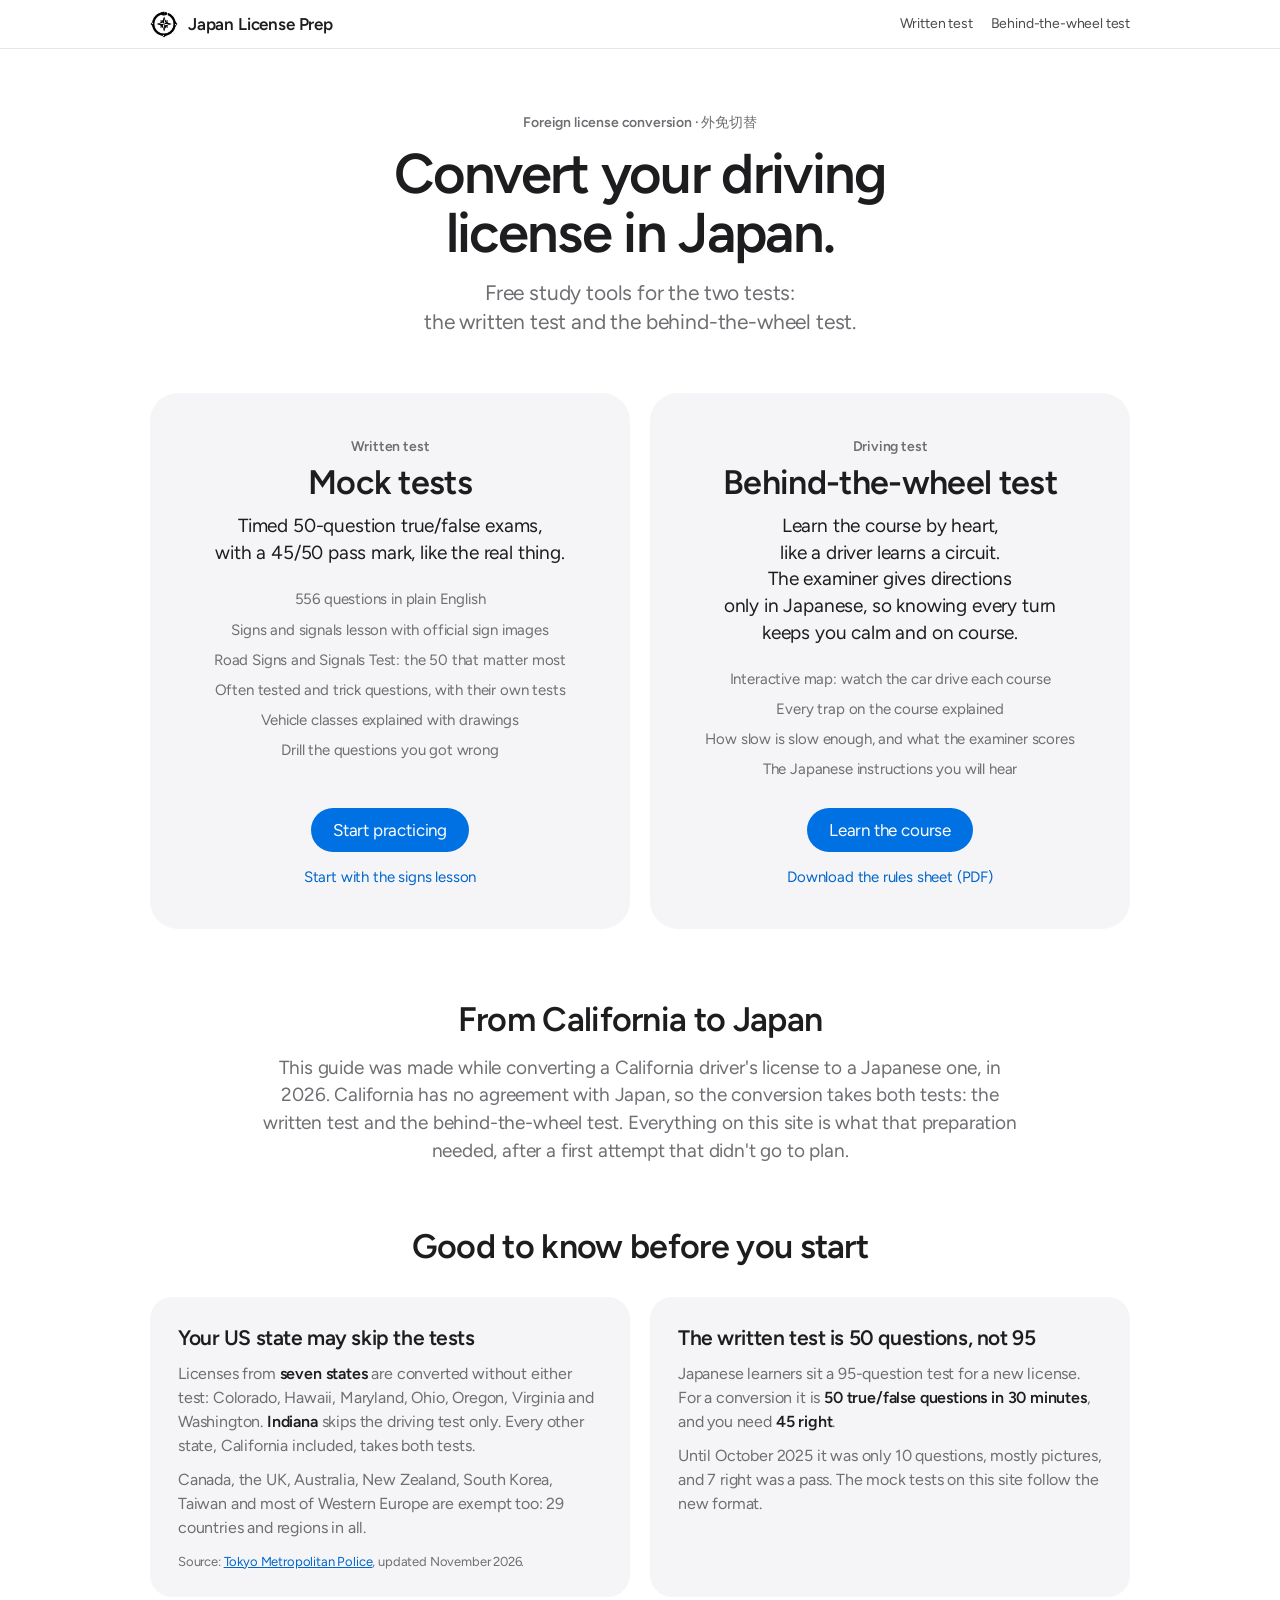
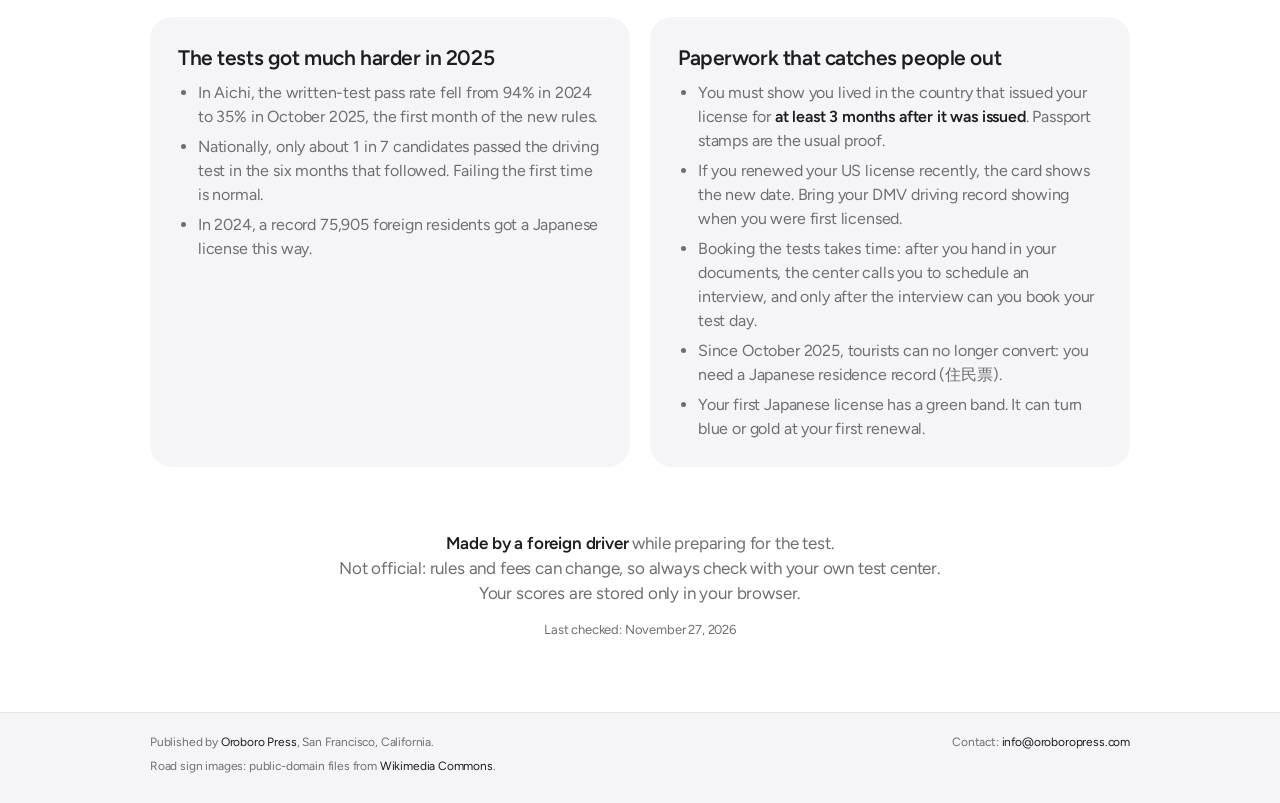
<file: index.html>
<!doctype html>
<html lang="en">
<head>
<meta charset="utf-8">
<meta name="viewport" content="width=device-width,initial-scale=1,viewport-fit=cover">
<title>Japan License Conversion Prep · Oroboro Press</title>
<meta name="description" content="Free study tools for foreigners converting a driving license in Japan (gaimen kirikae): written-test mock exams and an interactive course map for the behind-the-wheel test. Published by Oroboro Press.">
<meta property="og:title" content="Japan License Conversion Prep">
<meta property="og:description" content="Free study tools for foreigners converting a driving license in Japan: 556 practice questions and a behind-the-wheel test guide.">
<meta property="og:type" content="website">
<meta property="og:url" content="https://japan-driving-license.oroboropress.com/">
<meta property="og:site_name" content="Oroboro Press">
<meta property="og:image" content="https://japan-driving-license.oroboropress.com/img/og-image.jpg">
<meta property="og:image:width" content="1200">
<meta property="og:image:height" content="630">
<meta property="og:image:alt" content="Japan License Prep: a test course map with the route and every trap marked">
<meta name="twitter:card" content="summary_large_image">
<link rel="canonical" href="https://japan-driving-license.oroboropress.com/">
<link rel="icon" href="favicon.ico" sizes="any">
<link rel="icon" type="image/png" sizes="32x32" href="img/icon-32.png">
<link rel="apple-touch-icon" href="apple-touch-icon.png">
<link rel="preconnect" href="https://fonts.googleapis.com">
<link rel="stylesheet" href="https://fonts.googleapis.com/css2?family=Figtree:wght@400;500;600;700&display=swap">
<link rel="stylesheet" href="oroboro.css?v=2">
<style>
/* Layout: Oroboro Press home style. Centered hero, then one large grey tile per tool, Apple Store style. */
html,body{margin:0;background:var(--ob-card);color:var(--ob-ink)}
body{min-height:100vh;display:flex;flex-direction:column}
main{flex:1}
body{font-size:17px;line-height:1.47}
main{max-width:980px;margin:0 auto;padding:64px max(16px,env(safe-area-inset-right,0px)) 72px max(16px,env(safe-area-inset-left,0px))}
.hero{text-align:center}
.eyebrow{margin:0;font-size:14px;font-weight:600;color:var(--ob-muted)}
.eyebrow span[lang]{font-weight:500}
h1{margin:10px auto 0;font-size:56px;line-height:1.07;font-weight:600;letter-spacing:-0.03em;max-width:820px;text-wrap:balance}
.sub{margin:16px auto 0;font-size:21px;line-height:1.38;color:var(--ob-muted);max-width:640px}
.l{display:block}
.tools{display:grid;grid-template-columns:repeat(2,minmax(0,1fr));gap:20px;margin-top:56px}
.tile{background:var(--ob-bg);border-radius:28px;padding:44px 32px 40px;text-align:center;display:flex;flex-direction:column;align-items:center}
.tile .tag{font-size:14px;font-weight:600;color:var(--ob-muted)}
.tile h2{margin:6px 0 0;font-size:34px;line-height:1.1;font-weight:600}
.tile .what{margin:12px 0 0;font-size:19px;line-height:1.4;color:var(--ob-ink);max-width:24em;text-wrap:balance}
.tile ul{list-style:none;margin:22px 0 auto;padding:0;display:grid;gap:8px;font-size:15px;color:var(--ob-muted)}
.tile .ob-button{margin-top:28px}
.tile .more{margin-top:14px;font-size:15px;color:var(--ob-link);text-decoration:none}
.tile .more:hover{text-decoration:underline}
.story{margin:72px auto 0;max-width:760px;text-align:center}
.story h2,.know h2{margin:0;font-size:34px;line-height:1.1;font-weight:600;letter-spacing:-0.02em;text-wrap:balance}
.story p{margin:16px auto 0;font-size:19px;line-height:1.45;color:var(--ob-muted);text-wrap:pretty}
.know{margin-top:64px}
.know h2{text-align:center}
.cards{display:grid;grid-template-columns:repeat(2,minmax(0,1fr));gap:20px;margin-top:32px}
.card{background:var(--ob-bg);border-radius:22px;padding:28px 28px 26px}
.card h3{margin:0;font-size:21px;line-height:1.25;font-weight:600;text-wrap:balance}
.card p,.card li{font-size:16px;line-height:1.5;color:var(--ob-muted);text-wrap:pretty}
.card p{margin:10px 0 0}
.card ul{margin:10px 0 0;padding-left:20px;display:grid;gap:6px}
.card b{color:var(--ob-ink);font-weight:600}
.card .src{font-size:13px;margin-top:12px}
.card a{color:var(--ob-link)}
.about{margin:64px auto 0;max-width:640px;text-align:center;font-size:17px;color:var(--ob-muted)}
.about b{color:var(--ob-ink);font-weight:600}
@media (max-width:760px){
  main{padding-top:48px}
  h1{font-size:40px}
  .sub{font-size:19px}
  .tools{grid-template-columns:minmax(0,1fr);margin-top:40px}
  .tile{padding:36px 20px 32px;border-radius:22px}
  .tile h2{font-size:28px}
  .tile .what{font-size:17px}
  .story h2,.know h2{font-size:28px}
  .story p{font-size:17px}
  .cards{grid-template-columns:minmax(0,1fr)}
  .card{padding:24px 20px}
}
</style>
</head>
<body>
<header class="ob-bar"><div class="ob-in">
  <a class="ob-brand" href="./"><img src="img/icon-192.png" alt="">Japan License Prep</a>
  <nav class="ob-nav" aria-label="Tools"><a href="mock-tests.html">Written test</a><a href="test-day.html">Behind-the-wheel test</a></nav>
</div></header>

<main>
  <section class="hero">
    <p class="eyebrow">Foreign license conversion · <span lang="ja">外免切替</span></p>
    <h1>Convert your driving license in Japan.</h1>
    <p class="sub"><span class="l">Free study tools for the two tests:</span><span class="l"><span class="nw">the written test</span> <span class="nw">and the behind-the-wheel test.</span></span></p>
  </section>

  <section class="tools" aria-label="Tools">
    <div class="tile">
      <span class="tag">Written test</span>
      <h2>Mock tests</h2>
      <p class="what">Timed 50-question true/false exams, <span class="nw">with a 45/50 pass mark,</span> <span class="nw">like the real thing.</span></p>
      <ul>
        <li>556 questions in plain English</li>
        <li>Signs and signals lesson <span class="nw">with official sign images</span></li>
        <li>Road Signs and Signals Test: <span class="nw">the 50 that matter most</span></li>
        <li>Often tested and trick questions, <span class="nw">with their own tests</span></li>
        <li>Vehicle classes explained with drawings</li>
        <li>Drill the questions you got wrong</li>
      </ul>
      <a class="ob-button" href="mock-tests.html">Start practicing</a>
      <a class="more" href="mock-tests.html#signs">Start with the signs lesson</a>
    </div>
    <div class="tile">
      <span class="tag">Driving test</span>
      <h2>Behind-the-wheel test</h2>
      <p class="what">Learn the course by heart, <span class="nw">like a driver learns a circuit.</span> <span class="nw">The examiner gives directions</span> <span class="nw">only in Japanese,</span> <span class="nw">so knowing every turn</span> <span class="nw">keeps you calm and on course.</span></p>
      <ul>
        <li>Interactive map: <span class="nw">watch the car drive each course</span></li>
        <li>Every trap on the course explained</li>
        <li>How slow is slow enough, <span class="nw">and what the examiner scores</span></li>
        <li>The Japanese instructions you will hear</li>
      </ul>
      <a class="ob-button" href="test-day.html">Learn the course</a>
      <a class="more" href="Behind-the-Wheel-Test-Rules.pdf">Download the rules sheet (PDF)</a>
    </div>
  </section>

  <section class="story">
    <h2>From California to Japan</h2>
    <p>This guide was made while converting a California driver's license to a Japanese one, in 2026. California has no agreement with Japan, so the conversion takes both tests: the written test and the behind-the-wheel test. Everything on this site is what that preparation needed, after a first attempt that didn't go to plan.</p>
  </section>

  <section class="know" aria-label="Good to know">
    <h2>Good to know before you start</h2>
    <div class="cards">
      <div class="card">
        <h3>Your US state may skip the tests</h3>
        <p>Licenses from <b>seven states</b> are converted without either test: Colorado, Hawaii, Maryland, Ohio, Oregon, Virginia and Washington. <b>Indiana</b> skips the driving test only. Every other state, California included, takes both tests.</p>
        <p>Canada, the UK, Australia, New Zealand, South Korea, Taiwan and most of Western Europe are exempt too: 29 countries and regions in all.</p>
        <p class="src">Source: <a href="https://www.keishicho.metro.tokyo.lg.jp/menkyo/menkyo/kokugai/kokugai05.html">Tokyo Metropolitan Police</a>, updated November 2026.</p>
      </div>
      <div class="card">
        <h3>The written test is 50 questions, not 95</h3>
        <p>Japanese learners sit a 95-question test for a new license. For a conversion it is <b>50 true/false questions in 30 minutes</b>, and you need <b>45 right</b>.</p>
        <p>Until October 2025 it was only 10 questions, mostly pictures, and 7 right was a pass. The mock tests on this site follow the new format.</p>
      </div>
      <div class="card">
        <h3>The tests got much harder in 2025</h3>
        <ul>
          <li>In Aichi, the written-test pass rate fell from 94% in 2024 to 35% in October 2025, the first month of the new rules.</li>
          <li>Nationally, only about 1 in 7 candidates passed the driving test in the six months that followed. Failing the first time is normal.</li>
          <li>In 2024, a record 75,905 foreign residents got a Japanese license this way.</li>
        </ul>
      </div>
      <div class="card">
        <h3>Paperwork that catches people out</h3>
        <ul>
          <li>You must show you lived in the country that issued your license for <b>at least 3 months after it was issued</b>. Passport stamps are the usual proof.</li>
          <li>If you renewed your US license recently, the card shows the new date. Bring your DMV driving record showing when you were first licensed.</li>
          <li>Booking the tests takes time: after you hand in your documents, the center calls you to schedule an interview, and only after the interview can you book your test day.</li>
          <li>Since October 2025, tourists can no longer convert: you need a Japanese residence record (住民票).</li>
          <li>Your first Japanese license has a green band. It can turn blue or gold at your first renewal.</li>
        </ul>
      </div>
    </div>
  </section>

  <p class="about"><span class="l"><b>Made by a foreign driver</b> <span class="nw">while preparing</span> <span class="nw">for the test.</span></span><span class="l">Not official: rules and fees can change, <span class="nw">so always check with your own test center.</span></span><span class="l">Your scores are stored only in your browser.</span></p>
  <p class="ob-checked" style="text-align:center;margin-top:14px">Last checked: <time datetime="2026-11-27">November 27, 2026</time></p>
</main>

<footer class="ob-foot"><div class="ob-in">
  <div class="ob-row"><span>Published by <a href="https://oroboropress.com">Oroboro Press</a>, San Francisco, California.</span><span>Contact: <a href="mailto:info@oroboropress.com">info@oroboropress.com</a></span></div>
  <p style="margin:0">Road sign images: public-domain files from <a href="https://commons.wikimedia.org/wiki/Category:Road_signs_in_Japan">Wikimedia Commons</a>.</p>
</div></footer>
<!-- Cloudflare Web Analytics: counts visits, no cookies --><script defer src="https://static.cloudflareinsights.com/beacon.min.js" data-cf-beacon='{"token": "a5cda3695eec493a95b72ecaccf63f9a"}'></script>
</body>
</html>
</file>
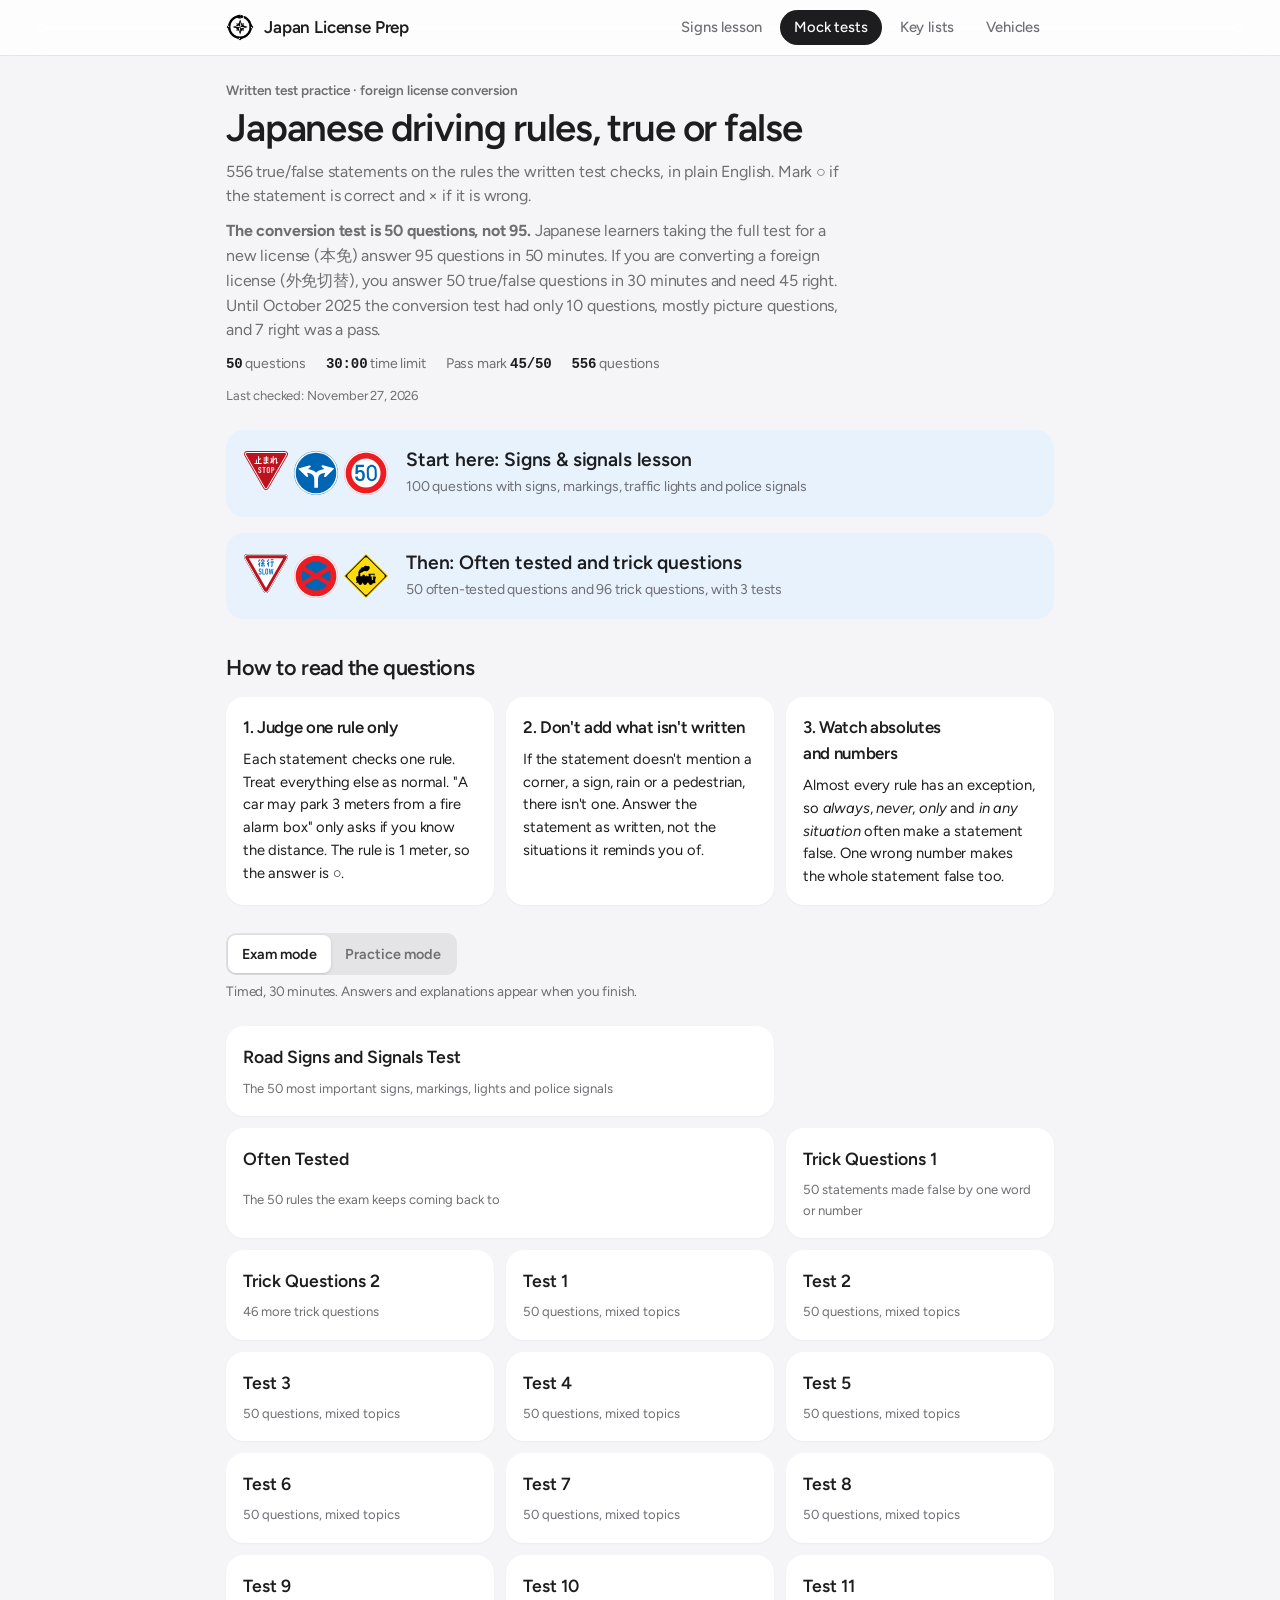
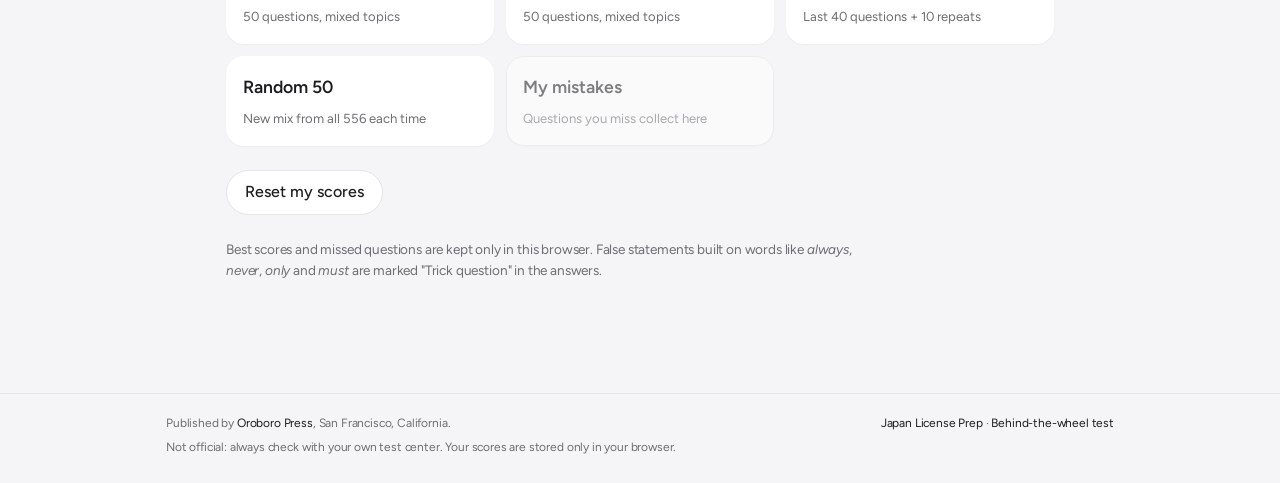
<file: mock-tests.html>
<!doctype html>
<html lang="en">
<head>
<meta charset="utf-8">
<meta name="viewport" content="width=device-width,initial-scale=1,viewport-fit=cover">
<title>Written Test Mock Exams · Japan License Prep</title>
<meta name="description" content="Timed 50-question true/false mock exams for the written test when converting a foreign driving license in Japan, with a signs lesson and vehicle classes. Free, by Oroboro Press.">
<meta property="og:title" content="Written Test Mock Exams · Japan License Prep">
<meta property="og:description" content="556 true/false practice questions for the written test when converting a foreign driving license in Japan. Free.">
<meta property="og:type" content="website">
<meta property="og:url" content="https://japan-driving-license.oroboropress.com/mock-tests.html">
<meta property="og:site_name" content="Oroboro Press">
<meta property="og:image" content="https://japan-driving-license.oroboropress.com/img/og-image.jpg">
<meta property="og:image:width" content="1200">
<meta property="og:image:height" content="630">
<meta property="og:image:alt" content="Japan License Prep: a test course map with the route and every trap marked">
<meta name="twitter:card" content="summary_large_image">
<link rel="canonical" href="https://japan-driving-license.oroboropress.com/mock-tests.html">
<link rel="icon" href="favicon.ico" sizes="any">
<link rel="icon" type="image/png" sizes="32x32" href="img/icon-32.png">
<link rel="apple-touch-icon" href="apple-touch-icon.png">
<link rel="preconnect" href="https://fonts.googleapis.com">
<link rel="stylesheet" href="https://fonts.googleapis.com/css2?family=Figtree:wght@400;500;600;700&display=swap">
<link rel="stylesheet" href="oroboro.css?v=2">
<style>
/* Layout: a mark-sheet exam booklet. Narrow reading column, answer bubbles as the signature element. */
:root{
  --paper:#F5F6F3; --card:#FFFFFF; --ink:#1D2227; --muted:#5D656C; --line:#D8DBD4;
  --sheet:#D2522A; --sheet-soft:#FBE6DD; --sign:#1F57A8; --ok:#2C7A4B; --ok-soft:#E1F1E6; --bad:#BC3326; --bad-soft:#F8E1DE;
  --display:"Zen Kaku Gothic New","Hiragino Sans","Yu Gothic",system-ui,sans-serif;
  --body:Inter,"Zen Kaku Gothic New",system-ui,-apple-system,sans-serif;
  --mono:"IBM Plex Mono",ui-monospace,Menlo,monospace;
}
@media (prefers-color-scheme:dark){:root:not([data-theme="light"]){
  --paper:#14171A; --card:#1C2024; --ink:#E6E8E9; --muted:#9AA2A9; --line:#30363B;
  --sheet:#EF7B52; --sheet-soft:#3A2219; --sign:#7FA4E6; --ok:#62C28C; --ok-soft:#183223; --bad:#F07A6C; --bad-soft:#3A1D1A; color-scheme:dark}}
:root[data-theme="dark"]{
  --paper:#14171A; --card:#1C2024; --ink:#E6E8E9; --muted:#9AA2A9; --line:#30363B;
  --sheet:#EF7B52; --sheet-soft:#3A2219; --sign:#7FA4E6; --ok:#62C28C; --ok-soft:#183223; --bad:#F07A6C; --bad-soft:#3A1D1A; color-scheme:dark}
*{box-sizing:border-box}
[hidden]{display:none!important}
body{background:var(--paper);color:var(--ink);font:15px/1.55 var(--body)}
body::before{content:"";position:fixed;inset:0 0 auto;height:env(safe-area-inset-top,0px);z-index:10;background:var(--card)}
.wrap{max-width:860px;margin:0 auto;padding-left:max(16px,env(safe-area-inset-left,0px));padding-right:max(16px,env(safe-area-inset-right,0px))}
h1,h2,h3{font-family:var(--display);text-wrap:balance;margin:0}
h1{font-size:1.9rem;font-weight:900;letter-spacing:.01em}
h2{font-size:1.35rem;font-weight:700}
h3{font-size:1.05rem;font-weight:700}
p{margin:0}
.muted{color:var(--muted)}
.eyebrow{font:600 .72rem/1 var(--body);letter-spacing:.12em;text-transform:uppercase;color:var(--sheet)}
button{font:inherit;color:inherit;cursor:pointer}
button:focus-visible,a:focus-visible{outline:2px solid var(--sheet);outline-offset:2px}

/* header */
.top{position:sticky;top:env(safe-area-inset-top,0px);z-index:5;background:var(--card);border-bottom:1px solid var(--line)}
.top .wrap{display:flex;align-items:center;gap:16px;flex-wrap:wrap;padding-block:10px}
.brand{display:flex;align-items:center;gap:10px;font-family:var(--display);font-weight:900;font-size:1.05rem;margin-right:auto}
.brand .mk{width:26px;height:26px;border:2px solid var(--sheet);border-radius:50%;display:grid;place-items:center;color:var(--sheet);font-size:.85rem}
.tabs{display:flex;gap:4px}
.tabs a{padding:7px 12px;border-radius:8px;color:var(--muted);text-decoration:none;font-weight:600;font-size:.92rem}
.tabs a[aria-current="page"]{background:var(--sheet-soft);color:var(--sheet)}

main{padding-block:28px 64px}
.view{display:grid;gap:24px}

/* home */
.intro{display:grid;gap:10px;max-width:62ch}
.facts{display:flex;flex-wrap:wrap;gap:8px 20px;font-size:.88rem;color:var(--muted)}
.facts b{color:var(--ink);font-family:var(--mono);font-weight:600}
.modes{display:flex;gap:6px;flex-wrap:wrap;align-items:center}
.seg{display:inline-flex;border:1px solid var(--line);border-radius:10px;overflow:hidden;background:var(--card)}
.seg button{border:0;background:none;padding:8px 14px;font-weight:600;font-size:.9rem;color:var(--muted)}
.seg button[aria-pressed="true"]{background:var(--ink);color:var(--paper)}
.modehint{font-size:.85rem;color:var(--muted);flex-basis:100%}
.tests{display:grid;grid-template-columns:repeat(auto-fill,minmax(230px,1fr));gap:12px}
@media (min-width:620px){.tcard.wide{grid-column:span 2}}
.tcard{display:grid;gap:8px;text-align:left;padding:16px;border:1px solid var(--line);border-radius:12px;background:var(--card);transition:border-color .15s,transform .15s}
.tcard:hover{border-color:var(--sheet);transform:translateY(-1px)}
.tcard[disabled]{opacity:.55;cursor:not-allowed;transform:none;border-color:var(--line)}
.tcard .row{display:flex;justify-content:space-between;align-items:baseline;gap:8px}
.tcard .name{font-family:var(--display);font-weight:700;font-size:1.1rem}
.tcard .meta{font-size:.82rem;color:var(--muted)}
.tcard .best{font-family:var(--mono);font-size:.82rem}
.pass{color:var(--ok)} .fail{color:var(--bad)}
.dots{display:flex;gap:3px;flex-wrap:wrap}
.dots i{width:8px;height:11px;border:1.5px solid var(--sheet);border-radius:50%;opacity:.55}
.note{font-size:.85rem;color:var(--muted);max-width:70ch}

/* run */
.runbar{position:sticky;top:calc(env(safe-area-inset-top,0px) + 53px);z-index:4;background:var(--paper);padding-block:10px;border-bottom:1px solid var(--line);display:flex;gap:12px;align-items:center;flex-wrap:wrap}
.runbar .tname{font-weight:700;margin-right:auto}
.clock{font:600 1.25rem/1 var(--mono);font-variant-numeric:tabular-nums;padding:6px 10px;border-radius:8px;background:var(--card);border:1px solid var(--line)}
.clock.low{color:var(--bad);border-color:var(--bad)}
.count{font:500 .85rem var(--mono);color:var(--muted)}
.btn{border:1px solid var(--line);background:var(--card);padding:9px 14px;border-radius:10px;font-weight:600}
.btn.primary{background:var(--sheet);border-color:var(--sheet);color:#fff}
.btn:disabled{opacity:.45;cursor:not-allowed}
.qcard{background:var(--card);border:1px solid var(--line);border-radius:14px;padding:22px;display:grid;gap:18px}
.qhead{display:flex;justify-content:space-between;align-items:center;gap:10px;flex-wrap:wrap}
.qnum{font:700 1rem var(--display)}
.qnum span{font-family:var(--mono);color:var(--sheet)}
.chip{font-size:.75rem;font-weight:600;padding:3px 9px;border-radius:999px;background:var(--paper);border:1px solid var(--line);color:var(--muted)}
.qbody{display:flex;gap:20px;align-items:flex-start}
.qtext{font-size:1.12rem;line-height:1.6;min-width:0;flex:1;max-width:60ch}
.signbox{flex:0 0 auto;width:120px}
.signbox svg{width:100%;height:auto;display:block}
.choices{display:grid;grid-template-columns:1fr 1fr;gap:12px}
.choice{display:flex;align-items:center;justify-content:center;gap:12px;padding:16px;border:2px solid var(--line);border-radius:12px;background:var(--card);font-weight:700;font-size:1rem}
.choice .sym{font:900 2rem/1 var(--display)}
.choice[aria-pressed="true"]{border-color:var(--sheet);background:var(--sheet-soft);color:var(--sheet)}
.choice.right{border-color:var(--ok);background:var(--ok-soft);color:var(--ok)}
.choice.wrong{border-color:var(--bad);background:var(--bad-soft);color:var(--bad)}
.feedback{border-radius:10px;padding:12px 14px;font-size:.95rem}
.feedback.ok{background:var(--ok-soft)} .feedback.no{background:var(--bad-soft)}
.feedback b{display:block;margin-bottom:2px}
.navrow{display:flex;justify-content:space-between;gap:10px}
.sheet{background:var(--card);border:1px solid var(--line);border-radius:14px;padding:16px;display:grid;gap:10px}
.sheet h3{font-size:.9rem}
.bubbles{display:grid;grid-template-columns:repeat(10,minmax(0,1fr));gap:8px 6px}
.bub{display:grid;justify-items:center;gap:2px;border:0;background:none;padding:2px 0}
.bub small{font:500 .68rem var(--mono);color:var(--muted)}
.bub i{width:16px;height:22px;border:1.8px solid var(--sheet);border-radius:50%;display:block}
.bub.on i{background:var(--sheet)}
.bub.cur small{color:var(--sheet);font-weight:700}
.bub.cur i{box-shadow:0 0 0 3px var(--sheet-soft)}
.bub.r i{border-color:var(--ok);background:var(--ok)} .bub.w i{border-color:var(--bad);background:var(--bad)}
.confirm{border:1px solid var(--sheet);background:var(--sheet-soft);border-radius:12px;padding:14px;display:flex;gap:12px;align-items:center;flex-wrap:wrap}
.confirm p{flex:1;min-width:200px}
.gomiss{display:flex;gap:6px;flex-wrap:wrap;flex-basis:100%}.gomiss button{font:inherit;font-size:.85rem;padding:4px 10px;border:1px solid var(--sheet);border-radius:999px;background:var(--bg,#fff);color:inherit;cursor:pointer}
.kbd{font-size:.8rem;color:var(--muted)}

/* results */
.score{display:flex;gap:24px;align-items:center;flex-wrap:wrap;background:var(--card);border:1px solid var(--line);border-radius:14px;padding:22px}
.big{font:600 3.2rem/1 var(--mono);font-variant-numeric:tabular-nums}
.big small{font-size:1.2rem;color:var(--muted)}
.stamp{font:900 1.3rem var(--display);padding:6px 14px;border:3px solid currentColor;border-radius:8px;transform:rotate(-4deg)}
.score .sub{display:grid;gap:4px;margin-right:auto}
.topics{display:grid;gap:6px}
.trow{display:grid;grid-template-columns:minmax(0,190px) 1fr 52px;gap:10px;align-items:center;font-size:.88rem}
.bar{height:8px;background:var(--line);border-radius:4px;overflow:hidden}
.bar i{display:block;height:100%;background:var(--ok)}
.bar i.mid{background:var(--sheet)} .bar i.lowv{background:var(--bad)}
.trow b{font:500 .82rem var(--mono);text-align:right}
.review{display:grid;gap:10px}
.ritem{background:var(--card);border:1px solid var(--line);border-left:5px solid var(--ok);border-radius:10px;padding:14px 16px;display:grid;gap:8px}
.ritem.w{border-left-color:var(--bad)}
.ritem .rq{display:flex;gap:14px;align-items:flex-start}
.ritem .rq p{flex:1;min-width:0}
.ritem .rq svg{width:64px;height:auto;flex:0 0 64px}
.ritem .ans{font-size:.85rem;display:flex;gap:14px;flex-wrap:wrap}
.ritem .exp{font-size:.92rem;color:var(--muted)}
.rn{font:600 .8rem var(--mono);color:var(--muted)}

/* vehicles */
.vsec{display:grid;gap:12px}
.howto{margin:8px 0 4px}.howto .vcard p{margin:0;font-size:.92rem}
.lede{max-width:65ch;color:var(--muted)}
.nest{display:grid;gap:10px;background:var(--card);border:1px solid var(--line);border-radius:14px;padding:16px}
.set{border:1.5px solid var(--line);border-radius:12px;padding:12px;display:grid;gap:10px}
.set>.lab{font-weight:700;font-family:var(--display)}
.set>.lab span{font-weight:500;color:var(--muted);font-family:var(--body);font-size:.85rem}
.set.veh{border-color:var(--sign)}
.inner{display:grid;grid-template-columns:repeat(auto-fit,minmax(170px,1fr));gap:8px}
.inner div{background:var(--paper);border-radius:8px;padding:10px;font-size:.88rem;display:grid;gap:2px}
.inner b{font-family:var(--display)}
.scroll{overflow-x:auto;border:1px solid var(--line);border-radius:12px;background:var(--card)}
table{border-collapse:collapse;width:100%;min-width:640px;font-size:.88rem}
th,td{padding:10px 12px;text-align:left;border-bottom:1px solid var(--line);vertical-align:top}
th{font-size:.75rem;text-transform:uppercase;letter-spacing:.06em;color:var(--muted);font-weight:600}
tr:last-child td{border-bottom:0}
td.n{font-family:var(--mono);font-variant-numeric:tabular-nums;white-space:nowrap}
td .ja{display:block;font-family:var(--display);font-weight:700}
tr.you td{background:var(--sheet-soft)}
.cards{display:grid;grid-template-columns:repeat(auto-fit,minmax(250px,1fr));gap:12px}
.vcard{background:var(--card);border:1px solid var(--line);border-radius:12px;padding:16px;display:grid;gap:8px;align-content:start}
.vcard .ja{font:700 1.15rem var(--display)}
.vcard ul{margin:0;padding-left:18px;display:grid;gap:3px;font-size:.9rem}
.vcard .trap{font-size:.85rem;background:var(--sheet-soft);border-radius:8px;padding:8px 10px}
.vcard .trap b{color:var(--sheet)}
.words{display:grid;grid-template-columns:repeat(auto-fit,minmax(180px,1fr));gap:8px}
.words div{background:var(--card);border:1px solid var(--line);border-radius:10px;padding:12px;display:grid;gap:4px}
.words .w{font:700 1.2rem var(--display)}
.words .inc{font-size:.8rem;font-weight:600}
.sgn{display:grid;gap:3px;justify-items:center;width:100%}
.sgn img,.sgn svg{width:100%;height:auto;display:block}
.sgn .plt{font-size:.68rem;font-weight:700;line-height:1.15;text-align:center;border:1.5px solid var(--ink);border-radius:3px;padding:2px 4px;background:#fff;color:#151515}
.sgn .dtag{font-size:.62rem;color:var(--muted);text-transform:uppercase;letter-spacing:.06em}
.lcard .sgn{width:72px}.ritem .rq .sgn{width:64px;flex:0 0 64px}
.credit{font-size:.78rem;color:var(--muted);max-width:70ch}
.sitefoot{border-top:1px solid var(--line);margin-top:40px;padding-top:16px;font-size:.85rem;color:var(--muted)}
.sitefoot a{color:inherit}
@media (max-width:620px){
  h1{font-size:1.5rem}
  .qbody{flex-direction:column-reverse}
  .signbox{width:96px}
  .bubbles{grid-template-columns:repeat(10,minmax(0,1fr));gap:6px 2px}
  .bub i{width:13px;height:18px}
  .trow{grid-template-columns:minmax(0,120px) 1fr 44px}
  .qcard{padding:16px}
}
@media (prefers-reduced-motion:reduce){*{transition:none!important}}
.sgn.pho{width:170px}.lcard:has(.sgn.pho){grid-template-columns:1fr}.signbox:has(.pho){width:min(100%,320px)}.lcard .sgn.pho{width:100%;max-width:280px;justify-self:start}.ritem .rq .sgn.pho{width:120px;flex:0 0 120px}.lessonhero .icons .sgn.pho{width:66px}.sgn.pho img{border-radius:6px;aspect-ratio:4/3;object-fit:cover}
</style>
<style>
.lessonhero+.lessonhero{margin-top:-8px}
.lessonhero{color:inherit;text-decoration:none;display:grid;grid-template-columns:auto 1fr;gap:18px;align-items:center;text-align:left;padding:18px;border:2px solid var(--sheet);border-radius:14px;background:var(--sheet-soft)}
.lessonhero .icons{display:flex;gap:6px}
.lessonhero .icons .sgn{width:44px}
.lessonhero .name{font:700 1.2rem var(--display)}
.lessonhero .meta{font-size:.88rem;color:var(--muted)}
.lgroup{display:grid;gap:10px}
.lgroup .rule{margin:0;max-width:70ch;padding:10px 14px;border-left:3px solid var(--sheet);background:var(--sheet-soft);border-radius:0 8px 8px 0}
#k-often,#k-trick{display:grid;gap:22px}
.lcards{display:grid;grid-template-columns:repeat(auto-fill,minmax(280px,1fr));gap:10px}
.lcard{background:var(--card);border:1px solid var(--line);border-radius:12px;padding:14px;display:grid;grid-template-columns:72px 1fr;gap:12px;align-items:start}
.lcard svg{width:72px;height:auto}
.lcard .nosign{width:72px;height:72px;border-radius:50%;display:grid;place-items:center;background:var(--paper);font-size:1.6rem}
.lcard .sn{font-size:.75rem;font-weight:700;color:var(--sign);text-transform:uppercase;letter-spacing:.05em}
.lcard p{font-size:.92rem}
.lcard .ex{font-size:.85rem;color:var(--muted)}
.ansb{display:inline-block;font:900 .95rem var(--display);padding:1px 9px;border-radius:6px;margin-right:6px}
.ansb.t{background:var(--ok-soft);color:var(--ok)} .ansb.f{background:var(--bad-soft);color:var(--bad)}
.reveal .ans-hide .ansb,.reveal .ans-hide .ex{filter:blur(6px);cursor:pointer}
.vrow{display:grid;grid-template-columns:minmax(0,1fr) minmax(0,440px);gap:0;background:var(--card);border:1px solid var(--line);border-radius:12px;overflow:hidden}
.vrow:nth-child(odd){background:color-mix(in srgb,var(--card) 88%,#F5C400 12%)}
.vtext{padding:14px 16px;display:grid;gap:6px;align-content:start}
.vtext h3{font-size:1.1rem}
.vtext .ro{font-size:.8rem;color:var(--muted);font-style:italic}
.vtext ul{margin:0;padding-left:18px;font-size:.9rem;display:grid;gap:2px}
.vpics{display:flex;flex-wrap:wrap;gap:8px;justify-content:center;align-content:center;padding:12px;border-left:1px solid var(--line)}
.vpics figure{margin:0;display:grid;gap:3px;width:200px;max-width:100%}
.vpics img{width:100%;aspect-ratio:3/2;object-fit:cover;border-radius:8px;display:block;background:var(--paper)}
.vpics figcaption{font-size:.78rem;text-align:center;display:grid;gap:1px}
.vpics figcaption b{font-weight:600}
.vlist{display:grid;gap:8px}
@media (max-width:620px){.vrow{grid-template-columns:1fr}.vpics{border-left:0;border-top:1px solid var(--line)}.lessonhero{grid-template-columns:1fr}}
</style>
<style>
/* Oroboro Press look: page tokens mapped onto the shared palette (oroboro.css). Answer and score colors keep their meaning. */
:root,:root[data-theme]{
  --paper:var(--ob-bg); --card:var(--ob-card); --ink:var(--ob-ink); --muted:var(--ob-muted); --line:var(--ob-line);
  --sheet:var(--ob-blue); --sheet-soft:var(--ob-blue-soft); --sign:var(--ob-link);
  --ok:var(--ob-green); --ok-soft:var(--ob-green-soft); --bad:var(--ob-red); --bad-soft:var(--ob-red-soft);
  --display:var(--ob-font); --body:var(--ob-font); --mono:var(--ob-mono);
}
body{font-size:16px;margin:0}
h1{font-size:2.4rem;line-height:1.1;font-weight:600;letter-spacing:-0.03em}
@media (max-width:620px){h1{font-size:1.9rem}}
h2{font-weight:600}
h3,.tcard .name,.qnum,.set>.lab,.vcard .ja,.lessonhero .name,.inner b,.words .w,td .ja{font-weight:600}
.eyebrow{text-transform:none;letter-spacing:0;font-size:.85rem;color:var(--muted)}
.top{background:color-mix(in srgb,var(--ob-card) 82%,transparent);-webkit-backdrop-filter:saturate(180%) blur(20px);backdrop-filter:saturate(180%) blur(20px)}
.brand{font-family:var(--ob-font);font-weight:600;font-size:17px;color:var(--ink);text-decoration:none;gap:10px}
.brand img{width:28px;height:28px;display:block}
.tabs a{border-radius:980px;padding:6px 14px;font-weight:500}
.tabs a[aria-current="page"]{background:var(--ink);color:var(--card)}
.tabs a{white-space:nowrap}
@media (max-width:520px){.tabs{gap:0}.tabs a{padding:6px 9px;font-size:.84rem}}
.seg{border:0;background:color-mix(in srgb,var(--ink) 8%,transparent);border-radius:10px;padding:2px}
.seg button{border-radius:8px}
.seg button[aria-pressed="true"]{background:var(--card);color:var(--ink);box-shadow:0 1px 3px rgba(0,0,0,.15)}
.btn{border-radius:980px;padding:9px 18px;font-weight:500}
.btn.primary{background:var(--ob-blue);border-color:var(--ob-blue)}
.tcard,.qcard,.sheet,.score,.nest,.vcard,.lcard,.vrow,.scroll,.words div{border-radius:18px;border-color:transparent;box-shadow:0 1px 2px rgba(0,0,0,.04)}
.tcard:hover{border-color:var(--sheet)}
.choice{border-radius:14px}
.lessonhero{border-radius:18px;border-width:0;background:var(--sheet-soft)}
.stamp{border-radius:10px}
.ob-foot{margin-top:48px}
</style>

</head>
<body>
<header class="top"><div class="wrap">
  <a class="brand" href="./"><img class="ob-mark" src="img/icon-192.png" alt="">Japan License Prep</a>
  <nav class="tabs" aria-label="Sections">
    <a href="#signs" id="tab-signs">Signs lesson</a>
    <a href="#tests" id="tab-tests">Mock tests</a>
    <a href="#key" id="tab-key">Key lists</a>
    <a href="#vehicles" id="tab-vehicles">Vehicles</a>
  </nav>
</div></header>

<main class="wrap">

<!-- HOME -->
<section class="view" id="v-home">
  <div class="intro">
    <p class="eyebrow">Written test practice · foreign license conversion</p>
    <h1>Japanese driving rules, true or false</h1>
    <p class="muted">556 true/false statements on the rules the written test checks, in plain English. Mark ○ if the statement is correct and × if it is wrong.</p>
    <p class="muted"><b>The conversion test is 50 questions, not 95.</b> Japanese learners taking the full test for a new license (本免) answer 95 questions in 50 minutes. If you are converting a foreign license (外免切替), you answer 50 true/false questions in 30 minutes and need 45 right. Until October 2025 the conversion test had only 10 questions, mostly picture questions, and 7 right was a pass.</p>
    <div class="facts"><span><b>50</b> questions</span><span><b>30:00</b> time limit</span><span>Pass mark <b>45/50</b></span><span><b id="bankcount">0</b> questions</span></div>
    <p class="ob-checked">Last checked: <time datetime="2026-11-27">November 27, 2026</time></p>
  </div>
  <a class="lessonhero" href="#signs">
    <span class="icons" id="heroicons"></span>
    <span><span class="name">Start here: Signs &amp; signals lesson</span><br><span class="meta" id="herometa"></span></span>
  </a>
  <a class="lessonhero" href="#key">
    <span class="icons" id="keyicons"></span>
    <span><span class="name">Then: Often tested and trick questions</span><br><span class="meta" id="keymeta"></span></span>
  </a>
  <section class="vsec howto">
    <h2>How to read the questions</h2>
    <div class="cards">
      <div class="vcard"><h3>1. Judge one rule only</h3>
        <p>Each statement checks one rule. Treat everything else as normal. "A car may park 3 meters from a fire alarm box" only asks if you know the distance. The rule is 1 meter, so the answer is ○.</p></div>
      <div class="vcard"><h3>2. Don't add what isn't written</h3>
        <p>If the statement doesn't mention a corner, a sign, rain or a pedestrian, there isn't one. Answer the statement as written, not the situations it reminds you of.</p></div>
      <div class="vcard"><h3>3. Watch absolutes and numbers</h3>
        <p>Almost every rule has an exception, so <i>always</i>, <i>never</i>, <i>only</i> and <i>in any situation</i> often make a statement false. One wrong number makes the whole statement false too.</p></div>
    </div>
  </section>
  <div class="modes">
    <div class="seg" role="group" aria-label="Mode">
      <button id="m-exam" aria-pressed="true">Exam mode</button>
      <button id="m-practice" aria-pressed="false">Practice mode</button>
    </div>
    <p class="modehint" id="modehint"></p>
  </div>
  <div class="tests" id="tests"></div>
  <div class="modes"><button class="btn" id="resetbtn">Reset my scores</button></div>
  <div class="confirm" id="reset-confirm" hidden>
    <p>Clear all best scores and the list of mistakes? This can't be undone.</p>
    <button class="btn" id="reset-no">Cancel</button>
    <button class="btn primary" id="reset-yes">Reset</button>
  </div>
  <p class="note">Best scores and missed questions are kept only in this browser. False statements built on words like <i>always</i>, <i>never</i>, <i>only</i> and <i>must</i> are marked "Trick question" in the answers.</p>
</section>

<!-- SIGNS LESSON -->
<section class="view" id="v-signs" hidden>
  <div class="intro">
    <p class="eyebrow">Lesson 1 · study this first</p>
    <h1>Signs, signals and road markings</h1>
    <p class="muted">Every question that shows a sign or marking, or is about traffic lights and police hand signals. Read the cards, then test yourself.</p>
  </div>
  <div class="modes">
    <button class="btn primary" id="l-practice">Practice all of them</button>
    <button class="btn" id="l-exam">Timed test: 50 of them</button>
    <div class="seg" role="group" aria-label="Answers"><button id="l-show" aria-pressed="true">Show answers</button><button id="l-hide" aria-pressed="false">Hide answers</button></div>
  </div>
  <div id="l-groups" class="view"></div>
  <p class="credit">Sign images: official Japanese road sign designs (Road Sign Order), public-domain files from <a href="https://commons.wikimedia.org/wiki/Category:Road_signs_in_Japan">Wikimedia Commons</a>. Road markings, and the fire water source sign, are shown as labelled diagrams.</p>
</section>

<!-- KEY LISTS -->
<section class="view" id="v-key" hidden>
  <div class="intro">
    <p class="eyebrow">Lesson 2 · before the exam</p>
    <h1>Often tested and trick questions</h1>
    <p class="muted">Two short lists to read the day before the test. The first has the rules the exam keeps coming back to. The second has the statements that are false because of one word or one number, such as <i>always</i>, <i>only</i> or a wrong distance.</p>
    <p class="muted">The "often tested" list is our selection, based on the rules that Japanese study books and the exam come back to most. It is not an official list.</p>
  </div>
  <div class="modes">
    <div class="seg" role="group" aria-label="Mode"><button id="k-exam" aria-pressed="true">Exam mode</button><button id="k-practice" aria-pressed="false">Practice mode</button></div>
    <p class="modehint" id="k-modehint"></p>
  </div>
  <div class="tests" id="k-tests"></div>
  <div class="modes">
    <div class="seg" role="group" aria-label="Answers"><button id="k-show" aria-pressed="true">Show answers</button><button id="k-hide" aria-pressed="false">Hide answers</button></div>
  </div>
  <div id="k-often" class="view"></div>
  <div id="k-trick" class="view"></div>
</section>

<!-- RUN -->
<section class="view" id="v-run" hidden>
  <div class="runbar">
    <span class="tname" id="r-name"></span>
    <span class="count" id="r-count"></span>
    <span class="clock" id="r-clock">30:00</span>
    <button class="btn" id="r-quit">Quit without saving</button>
    <button class="btn primary" id="r-finish">Finish</button>
  </div>
  <div class="confirm" id="q-confirm" hidden>
    <p>Quit this test? Nothing will be saved: no score, and no mistakes added.</p>
    <button class="btn" id="q-keep">Keep going</button>
    <button class="btn primary" id="q-yes">Quit</button>
  </div>
  <div class="confirm" id="r-confirm" hidden>
    <p id="r-confirm-text"></p>
    <span class="gomiss" id="r-missing"></span>
    <button class="btn" id="r-keep">Keep going</button>
    <button class="btn primary" id="r-submit">Hand in</button>
  </div>
  <article class="qcard" aria-live="polite">
    <div class="qhead"><span class="qnum">Question <span id="r-n">1</span><span id="r-of"> of 50</span></span><span class="chip" id="r-topic"></span></div>
    <div class="qbody"><p class="qtext" id="r-q"></p><div class="signbox" id="r-sign" hidden></div></div>
    <div class="choices">
      <button class="choice" id="c-true" aria-pressed="false"><span class="sym">○</span>True</button>
      <button class="choice" id="c-false" aria-pressed="false"><span class="sym">×</span>False</button>
    </div>
    <div class="feedback" id="r-fb" hidden></div>
    <div class="navrow">
      <button class="btn" id="r-prev">← Previous</button>
      <button class="btn" id="r-next">Next →</button>
    </div>
    <p class="kbd">Keys: O or 1 = ○, X or 2 = ×, arrow keys move between questions.</p>
  </article>
  <section class="sheet" aria-label="Answer sheet">
    <h3>Answer sheet</h3>
    <div class="bubbles" id="r-bubbles"></div>
  </section>
</section>

<!-- RESULT -->
<section class="view" id="v-result" hidden>
  <div class="score">
    <div class="big" id="s-big"></div>
    <div class="sub"><h2 id="s-title"></h2><p class="muted" id="s-sub"></p></div>
    <span class="stamp" id="s-stamp"></span>
  </div>
  <div class="modes">
    <button class="btn primary" id="s-retake">Retake this test</button>
    <button class="btn" id="s-miss">Drill my mistakes</button>
    <button class="btn" id="s-home">All tests</button>
  </div>
  <section class="vsec"><h3>By topic</h3><div class="topics" id="s-topics"></div></section>
  <section class="vsec">
    <div class="modes"><h3 style="margin-right:auto">Answers</h3>
      <div class="seg" role="group" aria-label="Filter"><button id="f-wrong" aria-pressed="true">Wrong only</button><button id="f-all" aria-pressed="false">All</button></div>
    </div>
    <div class="review" id="s-review"></div>
  </section>
</section>

<!-- VEHICLES -->
<section class="view" id="v-vehicles" hidden>
  <div class="intro">
    <p class="eyebrow">Vehicle types</p>
    <h1>Which class is which vehicle</h1>
    <p class="muted">A vehicle goes in the biggest class where it meets <b>any one</b> of the limits.</p>
  </div>
  <div class="vlist" id="vlist"></div>
  <section class="vsec">
    <h2>Not on page 17, but in the questions</h2>
    <div class="cards">
      <div class="vcard"><h3>Light vehicle</h3>
        <ul><li>Bicycles, hand carts, rickshaws, horse-drawn carts</li><li>A horse being ridden counts too</li><li>No license; must obey signals</li></ul>
        <p class="trap"><b>Trap:</b> a light vehicle (bicycles, carts) is not a kei car (a small 660 cc car). A kei car is an ordinary car.</p></div>
      <div class="vcard"><h3>Who counts as a pedestrian</h3>
        <ul><li>A person in a wheelchair, even an electric one</li><li>Someone pushing a bicycle</li><li>Someone pushing a motorcycle or moped <b>with the engine off</b></li></ul>
        <p class="trap"><b>Trap:</b> pushing a two-wheeler with the engine running is <b>not</b> a pedestrian.</p></div>
      <div class="vcard"><h3>What your ordinary license covers</h3>
        <ul><li>Ordinary cars (incl. kei cars, minicars, three-wheelers)</li><li>Small special vehicles</li><li>Mopeds</li><li><b>Not</b> motorcycles, except 125 cc bikes limited to 4.0 kW, which count as mopeds since April 2025</li><li><b>Not</b> trucks with 2 t+ load or 3,500 kg+ gross</li></ul></div>
    </div>
  </section>
  <section class="vsec">
    <h2>Number words in the limits</h2>
    <div class="words">
      <div><span class="w">or more</span><span class="inc pass">includes the number</span><span class="muted">"10 or more" = 10, 11, 12…</span></div>
      <div><span class="w">or less</span><span class="inc pass">includes the number</span><span class="muted">"10 or less" = 10, 9, 8…</span></div>
      <div><span class="w">over</span><span class="inc fail">excludes the number</span><span class="muted">"over 50 cc" = 51, 52…</span></div>
      <div><span class="w">under</span><span class="inc fail">excludes the number</span><span class="muted">"under 3,500 kg" = up to 3,499</span></div>
    </div>
  </section>
</section>
</main>
<footer class="ob-foot"><div class="ob-in">
  <div class="ob-row"><span>Published by <a href="https://oroboropress.com">Oroboro Press</a>, San Francisco, California.</span><span><a href="./">Japan License Prep</a> · <a href="test-day.html">Behind-the-wheel test</a></span></div>
  <p style="margin:0">Not official: always check with your own test center. Your scores are stored only in your browser.</p>
</div></footer>

<script>
// ---------- signs (drawn for this page) ----------
const RD="#D52B1E",BL="#1F57A8",WH="#FFFFFF",BK="#151515",YL="#F5C400",GR="#8A9096",JF='font-family="Zen Kaku Gothic New,Hiragino Sans,sans-serif"',NF='font-family="Inter,Arial,sans-serif"';
const ring=(f=WH)=>`<circle cx="50" cy="50" r="44" fill="${f}" stroke="${RD}" stroke-width="9"/>`;
const slash=`<line x1="20" y1="20" x2="80" y2="80" stroke="${RD}" stroke-width="8"/>`;
const blueC=x=>`<circle cx="50" cy="50" r="47" fill="${BL}"/>${x}`;
const blueSq=x=>`<rect x="5" y="5" width="90" height="90" rx="6" fill="${BL}"/>${x}`;
const diamond=x=>`<rect x="18" y="18" width="64" height="64" rx="4" transform="rotate(45 50 50)" fill="${YL}" stroke="${BK}" stroke-width="3"/>${x}`;
const tri=t=>`<polygon points="5,10 95,10 50,94" fill="${RD}" stroke="${WH}" stroke-width="4" stroke-linejoin="round"/><text x="50" y="40" font-size="18" font-weight="900" fill="${WH}" text-anchor="middle" ${JF}>${t}</text>`;
const plate=(t,y=104)=>`<rect x="12" y="${y}" width="76" height="22" rx="2" fill="${WH}" stroke="${BK}" stroke-width="2"/><text x="50" y="${y+16}" font-size="13" font-weight="700" fill="${BK}" text-anchor="middle" ${NF}>${t}</text>`;
const car=(x,y,s=1,c=BK)=>`<g transform="translate(${x} ${y}) scale(${s})"><path d="M-22 6v-8l6-2 6-9h20l8 9 8 2v8z" fill="${c}"/><circle cx="-12" cy="7" r="5" fill="${c}"/><circle cx="14" cy="7" r="5" fill="${c}"/></g>`;
const bike=(x,y,s=1,c=BK)=>`<g transform="translate(${x} ${y}) scale(${s})" fill="none" stroke="${c}" stroke-width="3.5"><circle cx="-14" cy="6" r="9"/><circle cx="14" cy="6" r="9"/><path d="M-14 6l8-14h14l6 14M-6-8l6 14h8M4-14h8"/></g>`;
const moto=(x,y,s=1,c=BK)=>`<g transform="translate(${x} ${y}) scale(${s})"><circle cx="-14" cy="6" r="8" fill="none" stroke="${c}" stroke-width="4"/><circle cx="14" cy="6" r="8" fill="none" stroke="${c}" stroke-width="4"/><path d="M-14 6l10-12h16l4 12M-2-14h8l6 8" stroke="${c}" stroke-width="4" fill="none"/><circle cx="2" cy="-20" r="5" fill="${c}"/></g>`;
const truckI=(x,y,s=1,c=BK)=>`<g transform="translate(${x} ${y}) scale(${s})"><rect x="-26" y="-14" width="34" height="20" fill="${c}"/><path d="M10 6v-16h9l7 8v8z" fill="${c}"/><circle cx="-16" cy="8" r="5" fill="${c}"/><circle cx="16" cy="8" r="5" fill="${c}"/></g>`;
const person=(x,y,s=1,c=WH)=>`<g transform="translate(${x} ${y}) scale(${s})" fill="${c}"><circle cx="0" cy="-26" r="7"/><rect x="-7" y="-17" width="14" height="26" rx="6"/><path d="M-4 8l-3 22M4 8l4 22" stroke="${c}" stroke-width="6" stroke-linecap="round"/></g>`;
const arrowUp=(x,y,l=40,c=WH,w=9)=>`<path d="M${x} ${y+l}V${y+12}" stroke="${c}" stroke-width="${w}"/><polygon points="${x},${y} ${x-11},${y+16} ${x+11},${y+16}" fill="${c}"/>`;
const road=x=>`<rect x="5" y="5" width="90" height="90" fill="${GR}"/>${x}`;
const passArrows=`<path d="M38 82V54" stroke="${BK}" stroke-width="7"/><polygon points="38,42 29,56 47,56" fill="${BK}"/><path d="M62 84C62 66 54 62 56 44" stroke="${BK}" stroke-width="7" fill="none"/><polygon points="57,30 47,45 65,46" fill="${BK}"/>`;
const SIGNS={
 tsuko:`${ring()}<path d="M27 27L73 73M73 27L27 73" stroke="${RD}" stroke-width="7"/><rect x="31" y="63" width="38" height="14" fill="${WH}"/><text x="50" y="74" font-size="11" font-weight="700" fill="${BK}" text-anchor="middle" ${JF}>通行止</text>`,
 sharyo:`${ring()}${slash}`,
 sharyogentsuki:`${ring()}${slash}${plate("except mopeds")}`,
 shinnyu:`<circle cx="50" cy="50" r="47" fill="${RD}" stroke="${WH}" stroke-width="2"/><rect x="17" y="41" width="66" height="18" fill="${WH}"/>`,
 shitei:blueC(`<path d="M50 84V52H30M50 52H70" stroke="${WH}" stroke-width="9" fill="none"/><polygon points="15,52 32,40 32,64" fill="${WH}"/><polygon points="85,52 68,40 68,64" fill="${WH}"/>`),
 straight:blueC(arrowUp(50,14,68)),
 three:blueC(`${arrowUp(50,14,68)}<path d="M50 70L26 46" stroke="${WH}" stroke-width="8"/><polygon points="18,38 36,42 22,56" fill="${WH}"/>`),
 keepleft:blueC(`<path d="M72 28L38 62" stroke="${WH}" stroke-width="11"/><polygon points="26,74 30,48 52,70" fill="${WH}"/>`),
 oudan:`${ring()}<path d="M40 80V44H62" stroke="${BK}" stroke-width="8" fill="none"/><polygon points="76,44 60,33 60,55" fill="${BK}"/>${slash}`,
 tenkai:`${ring()}<path d="M38 80V46a12 12 0 0 1 24 0v12" stroke="${BK}" stroke-width="8" fill="none"/><polygon points="62,74 51,57 73,57" fill="${BK}"/>${slash}`,
 max50:`${ring()}<text x="50" y="65" font-size="44" font-weight="700" fill="${BL}" text-anchor="middle" ${NF}>50</text>`,
 min30:`<circle cx="50" cy="50" r="47" fill="${BL}"/><text x="50" y="62" font-size="40" font-weight="700" fill="${WH}" text-anchor="middle" ${NF}>30</text><line x1="28" y1="72" x2="72" y2="72" stroke="${WH}" stroke-width="5"/>`,
 stop:tri("止まれ"),
 hokousha:blueC(`${person(42,52,1)}${person(64,62,.65)}`),
 jitensha:blueC(`${person(36,48,.8)}${bike(60,66,.75,WH)}`),
 oikoshi:`${ring()}${passArrows}${slash}${plate("No overtaking")}`,
 hamidashi:`${ring()}${passArrows}${slash}`,
 kiken:`${ring()}<text x="50" y="59" font-size="22" font-weight="900" fill="${RD}" text-anchor="middle" ${JF}>危険物</text>${slash}`,
 juryo:`${ring()}<text x="47" y="66" font-size="38" font-weight="700" fill="${BL}" text-anchor="middle" ${NF}>5.5</text><text x="74" y="40" font-size="16" font-weight="700" fill="${BL}" ${NF}>t</text>`,
 takasa:`${ring()}<text x="47" y="62" font-size="32" font-weight="700" fill="${BL}" text-anchor="middle" ${NF}>3.3</text><text x="70" y="62" font-size="14" fill="${BL}" ${NF}>m</text><polygon points="50,12 42,22 58,22" fill="${BL}"/><polygon points="50,88 42,78 58,78" fill="${BL}"/>`,
 haba:`${ring()}<text x="50" y="62" font-size="32" font-weight="700" fill="${BL}" text-anchor="middle" ${NF}>2.2</text><polygon points="12,50 22,42 22,58" fill="${BL}"/><polygon points="88,50 78,42 78,58" fill="${BL}"/>`,
 kumiawase:`${ring()}${car(50,40,.9)}${moto(52,70,.7)}${slash}`,
 nirinigai:`${ring()}${car(50,52,1.2)}${slash}`,
 truck:`${ring()}${truckI(50,52,1.15,BL)}${slash}`,
 truck3t:`${ring()}${truckI(50,52,1.15,BL)}${slash}${plate("load 3 t +")}`,
 senyo:blueSq(`<rect x="24" y="22" width="52" height="34" rx="5" fill="${WH}"/><rect x="30" y="28" width="40" height="12" fill="${BL}"/><circle cx="36" cy="58" r="5" fill="${WH}"/><circle cx="64" cy="58" r="5" fill="${WH}"/>${arrowUp(50,66,24,WH,6)}<text x="84" y="50" font-size="11" font-weight="700" fill="${WH}" text-anchor="middle" ${JF} transform="rotate(90 84 50)">専用</text>`),
 yusen:blueSq(`<rect x="24" y="16" width="52" height="34" rx="5" fill="${WH}"/><rect x="30" y="22" width="40" height="12" fill="${BL}"/><circle cx="36" cy="52" r="5" fill="${WH}"/><circle cx="64" cy="52" r="5" fill="${WH}"/><polygon points="50,90 34,64 66,64" fill="${WH}"/><text x="50" y="80" font-size="11" font-weight="700" fill="${BL}" text-anchor="middle" ${JF}>優先</text>`),
 tohan:blueSq(`<text x="50" y="40" font-size="20" font-weight="900" fill="${WH}" text-anchor="middle" ${JF}>登坂</text><text x="50" y="66" font-size="20" font-weight="900" fill="${WH}" text-anchor="middle" ${JF}>車線</text><path d="M20 84L80 76" stroke="${WH}" stroke-width="4"/>`),
 kubun:blueSq(`<path d="M37 10V90M63 10V90" stroke="${WH}" stroke-width="2" stroke-dasharray="6 5"/><path d="M24 86V54H14" stroke="${WH}" stroke-width="5" fill="none"/><polygon points="8,54 18,47 18,61" fill="${WH}"/>${arrowUp(50,30,56,WH,5)}${arrowUp(76,30,56,WH,5)}<path d="M76 54H86" stroke="${WH}" stroke-width="5"/><polygon points="92,54 82,47 82,61" fill="${WH}"/>`),
 nidankai:blueC(`<path d="M30 80V30H60" stroke="${WH}" stroke-width="8" fill="none"/><polygon points="74,30 58,20 58,40" fill="${WH}"/><path d="M60 80V54" stroke="${WH}" stroke-width="6"/><polygon points="60,44 52,56 68,56" fill="${WH}"/><rect x="30" y="66" width="40" height="18" fill="${WH}"/><text x="50" y="80" font-size="12" font-weight="700" fill="${BL}" text-anchor="middle" ${JF}>原付</text>`),
 komawari:`${ring()}<path d="M34 80V44H58" stroke="${BL}" stroke-width="7" fill="none"/><polygon points="70,44 56,35 56,53" fill="${BL}"/><path d="M60 80V56" stroke="${BL}" stroke-width="5"/><polygon points="60,46 53,58 67,58" fill="${BL}"/>${slash}<rect x="30" y="64" width="38" height="16" fill="${WH}"/><text x="49" y="77" font-size="12" font-weight="700" fill="${BL}" text-anchor="middle" ${JF}>原付</text>`,
 owari:`<rect x="10" y="30" width="80" height="40" rx="3" fill="${WH}" stroke="${BK}" stroke-width="3"/><text x="50" y="58" font-size="22" font-weight="900" fill="${BK}" text-anchor="middle" ${JF}>終わり</text><text x="50" y="86" font-size="11" fill="${BK}" text-anchor="middle" ${NF}>auxiliary plate</text>`,
 anzen:blueSq(`<text x="50" y="64" font-size="40" font-weight="900" fill="${WH}" text-anchor="middle" ${JF}>安全</text>`),
 odan:blueSq(`<polygon points="50,12 88,82 12,82" fill="${WH}"/>${person(44,64,.6,BK)}${bike(58,74,.4,BK)}`),
 horn:blueC(`<path d="M30 40h12l14-14v48L42 60H30z" fill="${WH}"/><path d="M62 30l12 10-10 8 12 12" stroke="${WH}" stroke-width="4" fill="none"/>`),
 kyuko:diamond(`<path d="M26 66L74 40" stroke="${BK}" stroke-width="7"/><polygon points="28,58 26,68 40,64" fill="${BK}"/><text x="56" y="70" font-size="13" font-weight="700" fill="${BK}" ${NF}>10%</text>`),
 uphill:diamond(`<path d="M26 40L74 66" stroke="${BK}" stroke-width="7"/><polygon points="76,60 74,70 64,64" fill="${BK}"/><text x="30" y="70" font-size="13" font-weight="700" fill="${BK}" ${NF}>10%</text>`),
 slip:diamond(`${car(50,40,.8)}<path d="M36 56c6 6-6 10 0 16M50 56c6 6-6 10 0 16M64 56c6 6-6 10 0 16" stroke="${BK}" stroke-width="3" fill="none"/>`),
 rakuseki:diamond(`<path d="M30 76L52 26v50z" fill="${BK}"/><circle cx="64" cy="52" r="5" fill="${BK}"/><circle cx="70" cy="66" r="4" fill="${BK}"/>`),
 bumpy:diamond(`<path d="M24 66h12q6-18 12 0q6 -18 12 0h16" stroke="${BK}" stroke-width="6" fill="none"/>`),
 yokokaze:diamond(`<path d="M28 44h30q10 0 10-8M28 56h40q10 0 10 8" stroke="${BK}" stroke-width="5" fill="none"/>`),
 shobo:`<rect x="8" y="8" width="84" height="84" rx="4" fill="${RD}"/><text x="50" y="38" font-size="18" font-weight="900" fill="${WH}" text-anchor="middle" ${JF}>消防</text><text x="50" y="68" font-size="18" font-weight="900" fill="${WH}" text-anchor="middle" ${JF}>水利</text>`,
 diamond:road(`<path d="M30 5v90M70 5v90" stroke="${WH}" stroke-width="3"/><path d="M50 5v90" stroke="${WH}" stroke-width="3" stroke-dasharray="10 8"/><polygon points="40,30 47,45 40,60 33,45" fill="none" stroke="${WH}" stroke-width="3"/><polygon points="60,40 67,55 60,70 53,55" fill="none" stroke="${WH}" stroke-width="3"/>`),
 zenpo:road(`<path d="M5 8H95M5 32H20M80 32H95M20 32V95M80 32V95" stroke="${WH}" stroke-width="2.5"/><path d="M5 20H95" stroke="${WH}" stroke-width="2" stroke-dasharray="7 6"/><path d="M50 32V95" stroke="${WH}" stroke-width="2" stroke-dasharray="7 6"/><polygon points="28,40 42,40 35,62" fill="none" stroke="${WH}" stroke-width="2.5" stroke-linejoin="round"/><polygon points="28,70 42,70 35,92" fill="none" stroke="${WH}" stroke-width="2.5" stroke-linejoin="round"/>`),
 merge:road(`<path d="M12 5v90" stroke="${WH}" stroke-width="3"/><path d="M30 5v90" stroke="${WH}" stroke-width="2.5" stroke-dasharray="8 7"/><path d="M48 5v56" stroke="${WH}" stroke-width="2.5" stroke-dasharray="8 7"/><polygon points="48,62 48,95 62,95" fill="${WH}"/><path d="M95 74L70 5" stroke="${WH}" stroke-width="3"/><path d="M86 95L66 40" stroke="${WH}" stroke-width="2.5" stroke-dasharray="8 7"/><polygon points="49,30 56,40 53,41 49,35" fill="${WH}"/><polygon points="49,39 56,49 53,50 49,44" fill="${WH}"/><polygon points="49,48 56,58 53,59 49,53" fill="${WH}"/><text x="21" y="84" font-size="10" font-weight="700" fill="${WH}" text-anchor="middle" ${NF}>A</text><text x="78" y="72" font-size="10" font-weight="700" fill="${WH}" text-anchor="middle" ${NF}>B</text>`),
 kubun2:road(`<path d="M35 5v90M65 5v90" stroke="${WH}" stroke-width="3" stroke-dasharray="10 8"/><text x="20" y="54" font-size="9" fill="${WH}" text-anchor="middle" ${NF}>bikes</text><text x="50" y="54" font-size="9" fill="${WH}" text-anchor="middle" ${NF}>cars</text><text x="80" y="54" font-size="9" fill="${WH}" text-anchor="middle" ${NF}>cars</text>`),
 arrows:road(`<path d="M35 5v90M65 5v90" stroke="${WH}" stroke-width="3" stroke-dasharray="10 8"/><path d="M20 86V54h-8" stroke="${WH}" stroke-width="4" fill="none"/><polygon points="6,54 14,48 14,60" fill="${WH}"/>${arrowUp(50,40,46,WH,4)}${arrowUp(80,40,46,WH,4)}<path d="M80 64h7" stroke="${WH}" stroke-width="4"/><polygon points="94,64 87,58 87,70" fill="${WH}"/>`),
 nidan:road(`<path d="M50 5v90" stroke="${WH}" stroke-width="3"/><path d="M8 34H50M8 64H50" stroke="${WH}" stroke-width="4"/><text x="29" y="54" font-size="11" font-weight="700" fill="${WH}" text-anchor="middle" ${JF}>二輪</text><text x="29" y="84" font-size="11" font-weight="700" fill="${WH}" text-anchor="middle" ${JF}>四輪</text>`),
 rosoku1:road(`<rect x="5" y="5" width="18" height="90" fill="#C9CDD1"/><path d="M28 5v90" stroke="${WH}" stroke-width="4"/>`),
 rosoku2:road(`<rect x="5" y="5" width="18" height="90" fill="#C9CDD1"/><path d="M26 5v90" stroke="${WH}" stroke-width="3"/><path d="M32 5v90" stroke="${WH}" stroke-width="3" stroke-dasharray="10 8"/>`),
 rosoku3:road(`<rect x="5" y="5" width="18" height="90" fill="#C9CDD1"/><path d="M26 5v90M32 5v90" stroke="${WH}" stroke-width="3"/>`),
 anzenmark:road(`<rect x="30" y="12" width="40" height="76" fill="none" stroke="${YL}" stroke-width="5"/><rect x="37" y="19" width="26" height="62" fill="none" stroke="${WH}" stroke-width="3"/>`),
 tachiiri:road(`<rect x="30" y="12" width="40" height="76" rx="12" fill="none" stroke="${YL}" stroke-width="4"/><path d="M36 29L64 20" stroke="${WH}" stroke-width="4"/><path d="M36 40L64 31" stroke="${WH}" stroke-width="4"/><path d="M36 51L64 42" stroke="${WH}" stroke-width="4"/><path d="M36 62L64 53" stroke="${WH}" stroke-width="4"/><path d="M36 73L64 64" stroke="${WH}" stroke-width="4"/><path d="M36 84L64 75" stroke="${WH}" stroke-width="4"/>`),
 tenkaimark:road(`<path d="M42 44V26a8 8 0 0 1 16 0v8" stroke="${YL}" stroke-width="5" fill="none"/><polygon points="58,46 51,33 65,33" fill="${YL}"/><path d="M36 56L64 86M64 56L36 86" stroke="${YL}" stroke-width="6"/>`),
 yellowline:road(`<path d="M50 5v90" stroke="${YL}" stroke-width="4"/>`),
 offcenter:road(`<path d="M12 5v90M88 5v90" stroke="${WH}" stroke-width="2"/><path d="M64 5v90" stroke="${WH}" stroke-width="4"/><path d="M50 74v10" stroke="${WH}" stroke-width="1.5" stroke-dasharray="2 2"/><polygon points="50,86 46,92 54,92" fill="${WH}"/><text x="35" y="70" fill="${WH}" font-size="8" font-family="sans-serif">middle</text>`),
 curbyellow:road(`<rect x="5" y="5" width="17" height="90" fill="#C9CDD1"/><rect x="22" y="5" width="6" height="90" fill="#E4E6E8"/><path d="M25 8v14M25 32v14M25 56v14M25 80v12" stroke="${YL}" stroke-width="5"/>`),
 yellowline2:road(`<path d="M50 5v90" stroke="${YL}" stroke-width="4"/><path d="M58 5v90" stroke="${WH}" stroke-width="3" stroke-dasharray="10 8"/><text x="28" y="18" font-size="12" font-weight="700" fill="${WH}" ${NF}>B</text><text x="70" y="18" font-size="12" font-weight="700" fill="${WH}" ${NF}>A</text><path d="M28 92V44" stroke="${WH}" stroke-width="4"/><polygon points="28,32 20,46 36,46" fill="${WH}"/><path d="M78 30V78" stroke="${WH}" stroke-width="4"/><polygon points="78,90 70,76 86,76" fill="${WH}"/>`),
 yellowlane:road(`<path d="M50 5v90" stroke="${YL}" stroke-width="4"/><text x="28" y="22" font-size="13" font-weight="700" fill="${WH}" ${NF}>A</text><text x="68" y="22" font-size="13" font-weight="700" fill="${WH}" ${NF}>B</text>`),
 busonly:road(`<path d="M35 5v90M65 5v90" stroke="${WH}" stroke-width="3" stroke-dasharray="10 8"/><text x="20" y="40" font-size="10" font-weight="700" fill="${WH}" text-anchor="middle" ${JF}>バス</text><text x="20" y="54" font-size="10" font-weight="700" fill="${WH}" text-anchor="middle" ${JF}>専用</text><text x="20" y="70" font-size="10" font-weight="700" fill="${WH}" text-anchor="middle" ${NF}>7-9</text>`)
};
const SIGNNAME={noparking:"No parking",nostop:"No stopping or parking",oneway:"One way",jokou:"Slow (crawl)",jokouyusen:"Slow, priority road ahead",yusendoro:"Priority road",crosswalk:"Crosswalk",roundabout:"Roundabout",fumikiri:"Railroad crossing ahead",school:"School ahead",crossroads:"Crossroads ahead",koji:"Road works ahead",offcenter:"Center line off the middle of the road",curbyellow:"Broken yellow line along the curb",tsuko:"Road closed",sharyo:"No vehicles",sharyogentsuki:"No vehicles, except mopeds",shinnyu:"No entry for vehicles",shitei:"Left or right only",straight:"Straight only",three:"Straight or left only",keepleft:"Keep left of the sign",oudan:"No right-turn crossing",tenkai:"No U-turn",max50:"Maximum speed 50",min30:"Minimum speed 30",stop:"Stop",hokousha:"Pedestrians only",jitensha:"Bicycles and pedestrians only",oikoshi:"No overtaking",hamidashi:"No crossing into the right half to overtake",kiken:"No vehicles with dangerous goods",juryo:"Weight limit 5.5 t",takasa:"Height limit 3.3 m",haba:"Maximum width 2.2 m",kumiawase:"No cars and motorcycles",nirinigai:"No motor vehicles except two-wheelers",truck:"No large trucks",truck3t:"No trucks with 3 t+ load",senyo:"Bus-only lane",yusen:"Bus priority lane",tohan:"Climbing lane",kubun:"Lanes by direction",nidankai:"Moped two-step right turn",komawari:"Moped normal right turn",owari:"'End' plate",anzen:"Safety zone",odan:"Crosswalk and bicycle crossing",horn:"Sound horn",kyuko:"Steep downhill",uphill:"Steep uphill",slip:"Slippery road",rakuseki:"Falling rocks",bumpy:"Bumpy road",yokokaze:"Crosswind",shobo:"Fire water source",diamond:"Crosswalk ahead (marking)",zenpo:"Priority road ahead (marking)",merge:"Priority main lane (marking)",kubun2:"Lane division (marking)",arrows:"Direction arrows (marking)",nidan:"Two-step stop lines (marking)",rosoku1:"Roadside strip, one line",rosoku2:"No-stopping roadside strip",rosoku3:"Pedestrian roadside strip",anzenmark:"Safety zone (marking)",tachiiri:"No-entry zone (marking)",tenkaimark:"No U-turn (marking)",yellowline:"Yellow center line",yellowline2:"Yellow center line, lanes A/B",yellowlane:"No lane change (yellow)",busonly:"Bus-only lane 7–9 (marking)"};
const OFFICIAL={noparking:"316",nostop:"315",oneway:"326-A-R",jokou:"329-A",jokouyusen:"329-2",yusendoro:"405",crosswalk:"407-A",roundabout:"327-10",fumikiri:"207-A",school:"208",crossroads:"201-A",koji:"213",oudan:"312",rakuseki:"209-2",tsuko:"301",sharyo:"302",sharyogentsuki:"302",shinnyu:"303",nirinigai:"304",truck:"305",truck3t:"305",kumiawase:"310",straight:"311-C",shitei:"311-D",keepleft:"311-F-L",tenkai:"313",hamidashi:"314",oikoshi:"314",kiken:"319",juryo:"320",takasa:"321",haba:"322",max50:"32350",min30:"32430",jitensha:"325-3",hokousha:"325-4",nidankai:"327-8",komawari:"327-9",stop:"330-A",odan:"407-3",anzen:"408",slip:"209",uphill:"212-3",kyuko:"212-4",yokokaze:"214",bumpy:"209-3",horn:"328",owari:"507-B",senyo:"327-4",yusen:"327-5",kubun:"327-7-A",three:"311-A-L",tohan:"117-2-A"};
const PLATE={oikoshi:"追越し禁止",truck3t:"積3t",sharyogentsuki:"原付を除く"};
const signSVG=k=>{if(!k)return"";const nm=SIGNNAME[k]||"Road sign";
  if(OFFICIAL[k])return `<span class="sgn${OFFICIAL[k].startsWith("photo-")?" pho":""}"><img src="signs/${OFFICIAL[k].includes(".")?OFFICIAL[k]:OFFICIAL[k]+".svg"}" alt="${nm}" loading="lazy">${PLATE[k]?`<span class="plt">${PLATE[k].replace("Plate: ","")}</span>`:""}</span>`;
  if(!SIGNS[k])return"";
  return `<span class="sgn dia"><svg viewBox="0 0 100 100" role="img" aria-label="${nm}">${SIGNS[k]}</svg><span class="dtag">diagram</span></span>`};

// ---------- vehicles (simple drawings for the categories tab) ----------
const W2=(x,r=7)=>`<circle cx="${x}" cy="62" r="${r}" fill="#2B2F33"/><circle cx="${x}" cy="62" r="${r*.42}" fill="#C9CDD1"/>`;
const VEH={
 bus:`<rect x="8" y="18" width="124" height="40" rx="6" fill="#B9A6D9"/><rect x="14" y="24" width="112" height="14" rx="2" fill="#E8F1FA"/><path d="M14 31h112" stroke="#B9A6D9" stroke-width="1"/>${[34,50,66,82,98].map(x=>`<path d="M${x} 24v14" stroke="#B9A6D9" stroke-width="2"/>`).join("")}${W2(30)}${W2(110)}`,
 bigtruck:`<rect x="8" y="12" width="88" height="44" fill="#D9DDE1" stroke="#9AA2A9"/><path d="M96 56V28h18l14 14v14z" fill="#E59A2E"/><path d="M100 32h12l9 10h-21z" fill="#E8F1FA"/>${W2(24)}${W2(40)}${W2(112)}`,
 midtruck:`<path d="M8 40h84v14H8z" fill="#9AA2A9"/><path d="M8 40v-10M92 40V30" stroke="#9AA2A9" stroke-width="3"/><path d="M92 56V18h22l12 18v20z" fill="#C9CDD1" stroke="#7A8188"/><path d="M96 22h16l9 14H96z" fill="#E8F1FA"/>${W2(26)}${W2(108)}`,
 microbus:`<path d="M10 56V22q0-6 6-6h86q14 0 20 18v22z" fill="#C7B3E0"/><rect x="16" y="22" width="80" height="14" rx="2" fill="#E8F1FA"/><path d="M100 22h6q8 0 12 12h-18z" fill="#E8F1FA"/>${W2(32)}${W2(102)}`,
 semitruck:`<path d="M8 40h78v12H8z" fill="#7C7FC0"/><path d="M86 54V22h22l14 16v16z" fill="#9C9FD8"/><path d="M90 26h16l10 12H90z" fill="#E8F1FA"/>${W2(28)}${W2(106)}`,
 sedan:`<path d="M10 54v-12l14-4 16-14h44l22 14 18 4v12z" fill="#7FB07A"/><path d="M44 28h18v12H32zM66 28h16l14 12H66z" fill="#E8F1FA"/>${W2(34)}${W2(104)}`,
 trike:`<path d="M50 42h76v10H50z" fill="#7FB0C8"/><path d="M50 42v-8M126 42v-8" stroke="#7FB0C8" stroke-width="3"/><path d="M14 54l6-26h22l8 26z" fill="#7FB0C8"/><path d="M22 32h16l4 12H20z" fill="#E8F1FA"/>${W2(22,6)}${W2(100,6)}`,
 minicar:`<path d="M44 58V30q0-14 14-14h20q18 0 22 20v22z" fill="#F2C94C"/><path d="M60 22h14q12 0 16 14H58z" fill="#E8F1FA"/>${W2(58,6)}${W2(92,6)}`,
 crane:`<rect x="10" y="40" width="100" height="14" fill="#E59A2E"/><path d="M110 54V30h16v24z" fill="#E59A2E"/><path d="M50 40L120 10" stroke="#C97C18" stroke-width="7"/><path d="M120 10v26" stroke="#2B2F33" stroke-width="1.5"/>${W2(22)}${W2(42)}${W2(84)}${W2(104)}`,
 sportbike:`${W2(30,12)}${W2(104,12)}<path d="M30 62l26-24h34l14 24" stroke="#2B2F33" stroke-width="4" fill="none"/><path d="M44 46q10-20 34-20h22l10 16-26 8z" fill="#2E3FA8"/><path d="M60 26h20" stroke="#2B2F33" stroke-width="5"/>`,
 offroad:`${W2(30,13)}${W2(106,13)}<path d="M30 62l30-28h30l16 28" stroke="#2B2F33" stroke-width="4" fill="none"/><path d="M56 34h40l-6 10H60z" fill="#2E3FA8"/><path d="M92 22l-8 12M86 22h10" stroke="#2B2F33" stroke-width="4"/>`,
 tiller:`<rect x="70" y="28" width="58" height="22" fill="#9AA2A9" stroke="#6D747A"/><path d="M10 26l40 16" stroke="#C9A36A" stroke-width="5"/><rect x="38" y="36" width="28" height="18" rx="3" fill="#C8362B"/>${W2(52,9)}${W2(110,7)}`,
 scooter:`${W2(32,10)}${W2(104,10)}<path d="M32 62h22q6-24 18-24h18l14 24" fill="none" stroke="#E59A2E" stroke-width="7"/><path d="M60 38h24M96 20l8 42" stroke="#E59A2E" stroke-width="6"/><path d="M92 20h12" stroke="#2B2F33" stroke-width="4"/>`,
 streeter:`${W2(30,9)}${W2(52,9)}${W2(110,9)}<path d="M20 50h50l12-14h12l16 26" fill="none" stroke="#8FA88A" stroke-width="8"/><path d="M100 20l10 42" stroke="#8FA88A" stroke-width="6"/><path d="M94 20h14" stroke="#2B2F33" stroke-width="4"/>`
};
const vehSVG=k=>`<svg viewBox="0 0 140 74" role="img" aria-hidden="true">${VEH[k]}</svg>`;

const BOOK=[["Q001", "turn", 1, "The right order for a lane change is: check the mirrors and blind spot, signal, then check again before moving over.", "Signaling before you look can mislead cars that are already beside you."], ["Q002", "pass", 1, "On a one-way road, the general rule of passing on the right still applies.", "Pass on the left only when the car in front has moved right to turn right."], ["Q003", "brake", 1, "Hydroplaning happens most easily when a car with worn tires goes fast over standing water.", "The tires ride on a film of water and lose grip. If it happens, don't brake hard: ease off and hold the wheel steady."], ["Q004", "turn", 0, "A hand signal may be used only when the car's turn signals are broken.", "Give one as well as the blinker whenever the blinker may be hard to see, for example in low evening sun."], ["Q005", "safe", 1, "With the seat set correctly, the driver can press the clutch pedal all the way down with the knee still a little bent.", "In an automatic, use the brake pedal to check. A fully straight leg means the seat is too far back."], ["Q006", "park", 1, "When a wheel clamp has been fitted to a car, the driver must ask the police to remove it.", "Removing or damaging it yourself is an offense."], ["Q007", "light", 1, "When meeting an oncoming car at night, a driver should switch to low beam or dim the lights.", "High beam dazzles the other driver. It is not a way to announce yourself."], ["Q008", "brake", 1, "A driver who is tired should leave a longer following distance than usual.", "Tiredness makes the reaction distance longer. Keep at least the full stopping distance, and more when tired."], ["Q009", "ped", 0, "Where there is no crosswalk, a driver need not give way to children crossing the road.", "Stop or slow to a crawl for children wherever they cross. Don't hurry them with the horn."], ["Q010", "exp", 0, "Before a long expressway trip, a driver should let some air out of the tires for a softer ride.", "Set the pressure a little higher than normal. Soft tires flex and overheat at high speed."], ["Q011", "safe", 1, "Staring at one point straight ahead makes it harder to notice pedestrians and cars at the sides.", "Keep your eyes moving, near and far, left and right, and check the mirrors regularly."], ["Q012", "junc", 1, "A road whose center line continues through an intersection is treated as the priority road there.", "Cars on the other road must give way, whether they come from your left or your right."], ["Q013", "park", 1, "Even where parking is allowed, a car left in the same place on the road for 12 hours in the daytime breaks the law.", "The limits are 12 hours by day and 8 hours at night (車庫法)."], ["Q014", "safe", 0, "Holding a phone to talk is a violation even while the car is stopped at a red light.", "The ban on holding a phone applies while the car is moving. Stopped at a light, it is not a violation, though it's better to pull over."], ["Q015", "safe", 1, "Following another car closely or cutting in front of it on purpose to harass the driver is a crime called obstructive driving.", "Since 2020, obstructive driving (妨害運転, \"road rage\") is a separate crime with heavy penalties and an immediate license cancellation."], ["Q016", "other", 1, "All bicycle riders are expected to make an effort to wear a helmet.", "Since April 2023, helmets are an effort duty (努力義務) for every cyclist, not only children."], ["Q017", "safe", 0, "Leaving the engine idling while waiting in a parked car saves fuel compared with restarting it.", "Idling wastes fuel and pollutes. Switch off when you stop or park."], ["Q018", "park", 1, "A driver may stop where less than 3.5 meters of road would remain on the right to let a passenger get out.", "Letting people in or out is stopping, not parking, and the 3.5 meter rule is for parking only."], ["Q019", "brake", 1, "Heavy use of the foot brake on a long downhill can make the brakes suddenly stop working.", "Hot brakes fade, and the fluid can boil (vapor lock). Shift to 2 or L and let the engine brake do most of the work."], ["Q020", "brake", 1, "In a manual car, a driver should slow down and choose a suitable gear before entering a curve.", "Slow down before the curve, not in it. Pressing the clutch and coasting leaves you with no engine brake."], ["Q021", "veh", 1, "A small special vehicle license lets the holder drive small special vehicles only.", "It does not cover mopeds. An ordinary car license covers both."], ["Q022", "lane", 0, "An ordinary car may not enter a bus-only lane for any reason.", "It may enter to turn left, or when roadwork blocks the other lanes."], ["Q023", "junc", 1, "At a priority road with no stop sign, a car on the side road should slow down and let traffic on the priority road go first.", "A full stop is required only where a stop sign says so."], ["Q024", "pass", 0, "A driver passed a slow truck on a steep downhill because the road ahead was straight and empty.", "Passing is banned on steep downhills and near bends, however good the view."], ["Q025", "safe", 0, "When an employee drives after drinking on company orders, only the employee is punished.", "The person who ordered or allowed it is punished too."], ["Q026", "ped", 1, "When crossing a sidewalk into a parking lot, a car must stop just before the sidewalk even if no one is on it.", "A full stop is required every time, whether or not anyone is walking."], ["Q027", "lane", 0, "Cutting across the center line on a curve to straighten the path is allowed when no car is coming.", "Keep left of the center line on curves. Cutting a curve puts you in the path of cars you can't see yet."], ["Q028", "park", 1, "When parking facing downhill next to a curb on the left, a driver should turn the front wheels toward the curb.", "Downhill: turn left, toward the curb. Uphill: turn right, so the back of the front wheel catches the curb if the car rolls."], ["Q029", "brake", 1, "On a wet road, a driver should leave a longer following distance than on a dry road.", "Braking distance is longer on wet roads. Brake early and gently, not hard."], ["Q030", "sign", 0, "This sign warns that rocks may fall onto the road.", "It warns of a slippery road. Slow down and avoid sudden moves.", "slip"], ["Q031", "junc", 1, "At an intersection without lights or signs, where both roads are about the same width, a car coming from your right must give way to you.", "You are on its left, and Japan's rule is \"left first\" (左方優先), the opposite of the US rule. It does not apply on a priority road or in a roundabout. Streetcars always have priority."], ["Q032", "junc", 0, "The rule to give way to vehicles from the left also applies when the other road is clearly wider.", "When one road is clearly wider, cars on the narrower road give way, from either side. Left first is for roads of about the same width."], ["Q033", "veh", 1, "A truck with a maximum load of 1.5 tons and a gross weight of 3 tons may be driven on an ordinary license.", "The ordinary license covers a maximum load under 2 tons and a gross weight under 3.5 tons."], ["Q034", "safe", 0, "Drinking strong coffee after alcohol makes it safe to drive.", "Only time removes alcohol. Never drive after drinking any amount."], ["Q035", "lane", 0, "Only buses may use a bus-only lane; even bicycles must keep out.", "Mopeds, small special vehicles and light vehicles such as bicycles may use it, unless a sign says otherwise."], ["Q036", "rail", 1, "At a railroad crossing, a driver checks for trains by stopping, looking both ways and listening.", "Open the window if it helps you hear. No horn is needed: use it only where a sign requires it."], ["Q037", "park", 0, "On a road without a sidewalk, a car should park about 1 meter from the left edge so pedestrians can pass.", "With no sidewalk or roadside strip, park right along the left edge of the road."], ["Q038", "safe", 0, "Driving as slowly as possible always uses the least fuel.", "Very low and very high speeds both waste fuel. A steady, moderate speed is the most economical."], ["Q039", "exp", 1, "At 80 km/h on an expressway, a following distance of about 80 meters is a good guide on a dry road.", "Keep roughly as many meters as your speed in km/h, and more in the rain."], ["Q040", "pass", 0, "Speeding up when another car starts to pass is fine as long as you keep to the left.", "A car being passed must not speed up until the pass is over."], ["Q041", "safe", 0, "Passengers must check behind before opening a door, so the driver has no duty to warn them.", "The driver must make sure passengers open doors safely."], ["Q042", "veh", 0, "Someone pushing a moped with the engine off must walk in the roadway, because a moped is a vehicle.", "Pushed with the engine off, it counts as walking, so they may use the sidewalk."], ["Q043", "sign", 0, "This sign warns of a road that floods in heavy rain.", "The lines show wind blowing across the road (横風注意). Slow down and hold the wheel firmly.", "yokokaze"], ["Q044", "park", 1, "While buses are running, stopping to let a passenger out within 10 meters of a bus stop sign is banned.", "Within 10 meters of a bus stop sign, stopping and parking are both banned while buses run."], ["Q045", "junc", 0, "When cars have stopped in line at a red light, another car may cut in front of one of them to get into the lane.", "Cutting in front of, or across, vehicles stopped or waiting in line is banned (割り込み)."], ["Q046", "sign", 0, "This sign warns of a steep downhill ahead.", "It warns of a steep uphill. Passing is banned on steep downhills, not uphills.", "uphill"], ["Q047", "junc", 1, "Vehicles in a roundabout travel clockwise.", "In Japan, vehicles go round a roundabout clockwise (右回り), keeping the center on their right.", "roundabout"], ["Q048", "other", 0, "A muffler only reduces noise, so riding a moped without one is not against the law.", "Riding without a working muffler is banned."], ["Q049", "veh", 1, "A person pushing a motorcycle with its engine running does not count as a pedestrian.", "With the engine running, they are still driving a vehicle, even on foot."], ["Q050", "sign", 0, "This sign means vehicles must pass to the right of it.", "The arrow points to the left side: keep left of the sign.", "keepleft"], ["Q051", "safe", 0, "A driver who feels very tired may still drive if they open the window and go slowly.", "Don't drive when tired, ill or upset. Rest first."], ["Q052", "emer", 1, "A car need not let a route bus pull out from its stop if doing so would mean braking suddenly.", "Let the bus pull out, unless you'd have to brake or swerve suddenly."], ["Q053", "light", 1, "In a brightly lit downtown area, low beam is the right choice at night.", "Use low beam on busy streets so you don't dazzle others."], ["Q054", "mark", 0, "The yellow line along this curb bans stopping as well as parking.", "A broken yellow line bans parking only (駐車禁止). A solid one bans stopping too.", "curbyellow"], ["Q055", "brake", 0, "Sudden starts and hard braking matter only for safety, not for fuel use.", "They also waste fuel, wear the car and add to pollution."], ["Q056", "exp", 1, "In the acceleration lane, a car should build up speed to match the traffic in the main lanes.", "Joining slowly is dangerous. Speed up, then merge when there's a safe gap."], ["Q057", "light", 0, "At night, flashing the headlights at a blind intersection is a violation because it dazzles others.", "It is a recommended way to warn others that you're coming."], ["Q058", "pass", 0, "A truck was passing a bus, and the car behind them passed both at once on a straight, clear road.", "That's double passing (二重追い越し), banned however clear the road."], ["Q059", "pass", 1, "In a tunnel with two marked lanes in each direction, a car may move to the right lane to pass a bus.", "Passing is banned only in tunnels without lanes."], ["Q060", "pass", 0, "A car may pass another car 20 meters before a crosswalk if no one is waiting to cross.", "Passing is banned within 30 meters before a crosswalk, whether or not anyone is crossing."], ["Q061", "exp", 0, "On an expressway, running out of fuel is bad luck but not an offense.", "Breaking down from lack of fuel, oil or water on an expressway is an offense. Check them before you go."], ["Q062", "pass", 1, "A streetcar is normally passed on its left.", "Unless its tracks run along the left edge of the road: then pass on the right."], ["Q063", "sign", 0, "This plate below a sign shows where the rule on the sign begins.", "It's the \"End\" plate (終わり): the rule ends here.", "owari"], ["Q064", "safe", 1, "A car whose brakes don't work properly must not be driven, even slowly.", "Have it repaired or towed."], ["Q065", "turn", 0, "After a lane change, the turn signal may be left on until the next turn.", "Switch it off promptly. A signal left on misleads other drivers."], ["Q066", "other", 1, "After a major earthquake, people should evacuate on foot rather than by car.", "Cars block the roads that emergency vehicles need."], ["Q067", "ped", 1, "When leaving a parking lot across a sidewalk, pedestrians on the sidewalk have priority over the car.", "Stop before the sidewalk and let them pass."], ["Q068", "sig", 1, "When an officer swings a light from side to side, traffic crossing the line of the swing must stop.", "Traffic moving the same way as the swing may go. Traffic crossing it stops, as at a red light."], ["Q069", "park", 1, "On a road where parking is allowed, a car was left in one place from 11 p.m. to 6 a.m. This breaks no rule.", "At night the limit is 8 hours in one place, and 7 hours is within it."], ["Q070", "other", 1, "On a slippery road, a moped rider should use the rear brake a little more than the front.", "Dry road: a bit more front. Slippery road: a bit more rear."], ["Q071", "sig", 0, "When the cross traffic's light turns red, your own light always turns green at the same moment.", "There may be a moment when all lights are red. Move off only on your own green."], ["Q072", "ped", 0, "A car with plenty of room may pass a stopped school bus at normal speed.", "However much room there is, slow to a crawl. Children may run out from behind the bus."], ["Q073", "exp", 0, "A driver who feels sleepy on an expressway may stop on the shoulder to rest.", "The shoulder is for emergencies. Rest at a service area or parking area."], ["Q074", "brake", 1, "Stopping distance is the reaction distance plus the braking distance.", "Reaction distance is covered before the brakes start to work."], ["Q075", "safe", 1, "A person who lends their car to someone they know has been drinking can be punished, even if they weren't in the car.", "Owners and employers must not let a drinker, or an unlicensed person, drive."], ["Q076", "other", 0, "When a car is stuck in mud, pressing the accelerator hard helps the wheels grip.", "Spinning digs the wheels in deeper. Put something under the wheel and pull away gently in a low gear."], ["Q077", "other", 0, "When there is an obstruction on your side of the road, oncoming cars must give way to you.", "The car on the side with the obstruction gives way: slow down or stop before it."], ["Q078", "ped", 1, "Near parks and schools, children may run out from between parked cars, so a driver should be ready to stop.", "Slow down and watch the gaps."], ["Q079", "rail", 1, "Each car must stop before a railroad crossing, even when the car in front has just crossed.", "Only a green light at the crossing lets you go through without stopping."], ["Q080", "turn", 0, "Sounding the horn briefly to greet a friend is allowed.", "Use the horn only where a sign requires it, or to avoid danger."], ["Q081", "park", 1, "A car may not stop or park on streetcar tracks, at any time of day.", "Even late at night when streetcars aren't running."], ["Q082", "pass", 0, "In a tunnel without lanes, a car may pass a slow truck if the road ahead is clear.", "Passing is banned in tunnels without lanes."], ["Q083", "park", 1, "Stopping to let people get in or out counts as stopping, not parking, however long it takes.", "So a bus loading a group in a no-parking zone breaks no rule."], ["Q084", "sig", 1, "A flashing red light means the same as a stop sign.", "Stop at the stop position, then go when it is safe."], ["Q085", "safe", 1, "A driver must carry the license, and the car must carry its inspection certificate and compulsory insurance papers.", "Keep the papers in the car at all times."], ["Q086", "other", 0, "When meeting an oncoming car, a driver should keep close to the center line to leave room on the left for pedestrians.", "Keep a safe gap from oncoming cars. Slow down or stop if the road is too narrow."], ["Q087", "veh", 1, "A large vehicle license also covers mopeds and small special vehicles.", "It covers every smaller four-wheeled class, mopeds and small special vehicles, but not motorcycles."], ["Q088", "sign", 0, "This sign bans U-turns only during busy hours.", "Without a time plate, it bans U-turns at all times (転回禁止).", "tenkai"], ["Q089", "pass", 1, "Where the left side of the road is narrower than 6 meters and the view ahead is clear, a car may go over to the right side to pass, unless a sign or marking bans it.", "Where the left side is 6 meters wide or more, crossing to the right to pass is banned."], ["Q090", "lane", 0, "An ordinary car may use a bus-only lane during the hours shown on the sign if no bus is coming.", "During those hours ordinary cars keep out, unless turning left or avoiding roadwork."], ["Q091", "brake", 1, "Most cars that run off the road on curves were going too fast for the curve.", "Slow down before the curve, not in it."], ["Q092", "safe", 1, "Drivers aged 70 or over should display the senior driver mark on their car.", "Displaying it is encouraged from 70. Other drivers must not cut in front of a car with the mark."], ["Q093", "rail", 1, "At a railroad crossing with a traffic light showing green, a car may go through without stopping, after checking it is safe.", "That is the only exception to stopping at a crossing."], ["Q094", "sign", 1, "Bicycles may use a road with this sign.", "It bans cars, motorcycles and mopeds. Bicycles and pedestrians may use the road.", "kumiawase"], ["Q095", "brake", 1, "In heavy rain, slowing down is the best way to prevent hydroplaning.", "At high speed the tires float on the water, and steering and brakes stop working."], ["Q096", "other", 1, "Children under 13 and people aged 70 or over may ride a bicycle on the sidewalk.", "Others may do so only where a sign allows it, or when the roadway is unsafe. On the sidewalk, bicycles keep to the roadway side and go slowly."], ["Q097", "park", 0, "A car may park near the top of a hill if its hazard lights are on.", "Stopping and parking are banned near the top of a hill and on steep slopes. Hazard lights don't change that."], ["Q098", "sign", 1, "An ordinary truck may use a road with this sign.", "It bans large trucks (大型貨物自動車等通行止め).", "truck"], ["Q099", "safe", 0, "When counting a car's seating capacity, a child counts the same as an adult.", "Three children under 12 count as two adults."], ["Q100", "light", 0, "On bright downtown streets at night, parking lights alone are enough while driving.", "At night, drive with your headlights on, however bright the street lights are."], ["Q101", "safe", 1, "Before starting an automatic car's engine, the selector lever should be in P with the brake pedal pressed.", "Check that the parking brake is on too."], ["Q102", "pass", 1, "On a one-way road, a car turning right should move close to the right edge of the road before the turn.", "On a two-way road, move to the center. On a one-way road, move to the right edge."], ["Q103", "sign", 0, "A delivery van may enter a road with this sign at any time if it drives slowly.", "Pedestrians only (歩行者専用). Vehicles need police permission, and then must go slowly.", "hokousha"], ["Q104", "park", 0, "On a road with a sidewalk, a car that parks should leave about 1 meter between it and the curb.", "Pull up to the left edge of the roadway."], ["Q105", "emer", 1, "On a one-way road, a car may pull to the right to let an emergency vehicle pass when pulling left would block it.", "Pull left as a rule, right if left would get in its way."], ["Q106", "lane", 0, "When the car in front signals and moves toward the center to turn right, the car behind should speed up and pass it on the right.", "Let it move over. Once it has, pass it on the left."], ["Q107", "pass", 0, "When a faster car wants to pass on a narrow road, the car in front should keep to the center to stop it passing.", "Move left as far as you can and let it go by."], ["Q108", "brake", 0, "On a downhill slope, a car can stop in a shorter distance than on level ground.", "Gravity makes the stopping distance longer. Leave more room."], ["Q109", "sig", 0, "At a traffic light in the middle of a block, with no stop line or crosswalk, a car stopping for red may pull up just past the light.", "Stop just before the light."], ["Q110", "other", 1, "A moped rider must wear a helmet made for riding, with a safety standard mark.", "PS(c) or JIS mark. A construction helmet doesn't count."], ["Q111", "safe", 1, "An automatic car in D with the engine idling can move forward on its own if the brake is released.", "This is creep. Keep the brake pedal firmly pressed while stopped in gear."], ["Q112", "other", 0, "A paved road is least slippery at the start of a shower, before much water has fallen.", "The first rain mixes with dust and oil, making it especially slippery."], ["Q113", "junc", 1, "At an intersection of roads of the same width with no signs, a car must give way to a streetcar even when the streetcar comes from the right.", "Streetcars have priority from either side."], ["Q114", "brake", 0, "The force pushing a car outward on a curve gets weaker as the curve gets sharper.", "It grows as the curve gets sharper, and with the square of the speed."], ["Q115", "safe", 1, "Every car on the road must have compulsory insurance (自賠責).", "Voluntary insurance is not required by law, but it is recommended."], ["Q116", "speed", 0, "A car must slow to a crawl on a steep uphill slope.", "Crawl near the top of a hill and on steep downhills. A steep uphill isn't on the list."], ["Q117", "park", 1, "Stopping and parking are both banned within 5 meters of an intersection, even to let a passenger out.", "The 5 meters are measured from the edge of the intersection."], ["Q118", "junc", 0, "When a car turns left, its rear wheels pass outside the path of its front wheels.", "They cut inside (内輪差), so watch for pedestrians and cyclists on your left."], ["Q119", "turn", 1, "When changing lanes, a driver signals about 3 seconds before moving over.", "Check, signal, wait about 3 seconds, check again, then move."], ["Q120", "safe", 1, "On an expressway, the driver gets penalty points when a rear-seat passenger is not wearing a seatbelt.", "On ordinary roads it is still required, but no points are given."], ["Q121", "park", 0, "When leaving an automatic car, putting the lever in P is enough, so the parking brake is not needed.", "Use both: P and the parking brake."], ["Q122", "sign", 0, "Bicycles may enter from the side where this sign stands.", "No entry (車両進入禁止) applies to all vehicles, bicycles and mopeds included, unless a plate exempts them.", "shinnyu"], ["Q123", "sign", 0, "This sign warns that the road ahead is dangerous.", "It closes the road to vehicles carrying explosives or other dangerous goods (危険物積載車両通行止め).", "kiken"], ["Q124", "sign", 0, "A car may drive slowly through the area shown by this sign if no pedestrians are in it.", "It's a safety zone (安全地帯). Vehicles may never enter.", "anzen"], ["Q125", "ped", 0, "Splashing a pedestrian with muddy water is impolite but not against the law.", "Slowing down so you don't splash people is required."], ["Q126", "junc", 1, "A car on the priority road need not slow to a crawl at an intersection with a poor view.", "Crawl at uncontrolled blind intersections, except on the priority road or where lights control traffic."], ["Q127", "sign", 0, "A moped may go at 50 km/h on a road with this sign.", "A moped's own limit is 30 km/h, whatever the sign says.", "max50"], ["Q128", "ped", 1, "Children walking alone may move suddenly, so a driver passing them should be ready to stop.", "Slow to a crawl or stop. Don't sound the horn at them."], ["Q129", "ped", 1, "When a streetcar has stopped at a stop with no safety zone, a car behind must stop until the passengers have got on or off.", "With a safety zone, pass at a crawl. Without one, wait."], ["Q130", "ped", 1, "Passing a stopped school bus, a driver must slow to a crawl even when no children are in sight.", "Children can run out from behind it."], ["Q131", "ped", 0, "Passing a streetcar stopped at a stop with a safety zone requires a full stop.", "With a safety zone, slow to a crawl. Without one, stop and wait."], ["Q132", "lane", 0, "On a road without a sidewalk, a car may drive with its wheels on the outer 0.5 meters of the road.", "That strip is the shoulder (路肩), off-limits to cars."], ["Q133", "ped", 1, "When no one is in a safety zone, a car may pass it without slowing to a crawl.", "Crawl only when there are people in it."], ["Q134", "rail", 1, "A car must not enter a railroad crossing if there isn't room for it on the far side.", "If traffic ahead might leave you stuck on the tracks, wait before the crossing."], ["Q135", "sign", 1, "A vehicle weighing 6 tons in total may not use a road with this sign.", "It bans vehicles over 5.5 tons gross.", "juryo"], ["Q136", "sign", 0, "This sign means vehicles must not sound the horn.", "It's the \"sound horn\" sign (警笛鳴らせ).", "horn"], ["Q137", "pass", 0, "Passing is banned on a steep uphill slope.", "It's banned near the top of a hill and on steep downhills, not on steep uphills."], ["Q138", "exp", 1, "A driver who misses the exit on an expressway should go on to the next exit.", "U-turns, backing up and crossing the median are all banned."], ["Q139", "safe", 0, "Engine oil never needs changing if it is topped up regularly.", "Top it up when low, and change it at the maker's intervals."], ["Q140", "exp", 1, "After a long time at high speed, 80 km/h can feel slower than it really is.", "Check the speedometer and take breaks."], ["Q141", "safe", 1, "A 5-year-old riding in an ordinary car must use a child seat.", "Children under 6 must use a child seat that fits them."], ["Q142", "safe", 1, "If the engine oil level is below the L mark on the dipstick, oil should be added.", "It should be between the F and L marks."], ["Q143", "sig", 1, "At a flashing red light, a car stops at the stop position and then may go once it is safe.", "No green light is needed to move off."], ["Q144", "light", 0, "At night, on a road without street lights, a parked car may be left with all its lights off if it is close to the left edge.", "Show the hazard, parking or tail lights, or set out a warning triangle."], ["Q145", "safe", 0, "In a tire check, the tread depth matters only in winter.", "Check pressure, cracks, damage and tread depth all year."], ["Q146", "park", 1, "An automatic car parked on a slope should be left in P with the parking brake set.", "Not in R or N, whichever way it faces."], ["Q147", "speed", 1, "On a road with a 50 km/h limit, a driver may have to go well below 50 in rain or fog.", "The limit is a maximum, not a target."], ["Q148", "brake", 1, "Smooth driving, without needless revving, saves fuel.", "It also cuts pollution and makes accidents less likely."], ["Q149", "pass", 1, "A car may not start to pass when the car behind it has already begun to pass.", "Wait until the car behind has gone by."], ["Q150", "other", 0, "If a moped's throttle sticks, the rider should keep braking and leave the engine running.", "Switch off the engine at once."], ["Q151", "park", 1, "The driver may remove an illegal-parking sticker from their car in order to drive it.", "Only the driver or user may remove it, and only to drive."], ["Q152", "brake", 1, "When the rear of the car skids to the right, the driver should steer to the right.", "Steer gently toward the side the rear is sliding, and don't brake hard."], ["Q153", "rail", 1, "When a car stalls on a railroad crossing, the driver should press the emergency button or otherwise warn the train.", "Then try to move the car off the tracks."], ["Q154", "junc", 1, "When entering a roundabout, vehicles already in it have priority.", "Slow down, and give way to them and to pedestrians."], ["Q155", "exp", 1, "When passing through an ETC lane at a toll gate, a car should slow down to about 20 km/h.", "The bar may not open if the card isn't read. Slow down so you can stop."], ["Q156", "speed", 1, "Slowing to a crawl means going slowly enough to stop at once.", "About 10 km/h or less. 20 km/h is too fast."], ["Q157", "junc", 0, "When entering a roundabout, a car must signal right.", "No signal is needed to enter. Signal left as you pass the exit before the one you want.", "roundabout"], ["Q158", "ped", 0, "When people are standing in a safety zone, a car may pass it at normal speed if it keeps a wide gap.", "Slow to a crawl when there are people in it."], ["Q159", "brake", 1, "Hitting a concrete wall causes a stronger impact than hitting something soft at the same speed.", "Impact force also grows with speed and weight."], ["Q160", "brake", 0, "When stopping behind another car on an uphill slope, a driver should pull up close to it.", "Leave a wide gap. The car ahead may roll back as it moves off."], ["Q161", "park", 1, "Stopping beside a parked car, on its right, is banned even for a moment.", "Stop or park only along the left edge of the road."], ["Q162", "emer", 1, "When an ambulance approaches while you are in an intersection, you should leave the intersection and then pull over.", "Don't stop inside the intersection."], ["Q163", "sig", 1, "When a police officer waves a car on through a red light, the car may go.", "The officer's signal overrides the light."], ["Q164", "exp", 1, "When merging onto an expressway, traffic in the main lanes has priority.", "Don't force your way in."], ["Q165", "turn", 0, "On an ordinary road, a U-turn is signaled with the left turn signal.", "Like a right turn: right signal on 30 meters before the turning point."], ["Q166", "sign", 1, "At an intersection with this sign, vehicles may not go straight on.", "It allows only the directions shown: left and right.", "shitei"], ["Q167", "brake", 1, "When slowing down, tapping the brake pedal a few times warns the driver behind with flashing brake lights.", "Better than one hard press."], ["Q168", "sign", 1, "A truck with a maximum load of 2 tons may use a road with this sign.", "It bans trucks with a maximum load of 3 tons or more.", "truck3t"], ["Q169", "other", 0, "On snowy roads, braking hard is the quickest way to stop.", "Hard braking makes the car skid. Brake, steer and accelerate gently."], ["Q170", "other", 0, "In thick fog, high beam helps the driver see farther.", "Fog reflects high beam back. Use low beam or fog lights, slow down, and follow the center line and the taillights ahead."], ["Q171", "safe", 0, "A private passenger car needs a periodic inspection every 3 months, like a taxi.", "Private cars are inspected every year. Taxis, rental cars and large or medium private trucks need it every 3 months."], ["Q172", "emer", 1, "A car following a route bus that has signaled to pull out should slow down and let it go.", "Don't hurry past it."], ["Q173", "pass", 0, "Near a bend, a car may pass where the center line is a broken white line.", "Near a bend, passing is banned whatever the markings."], ["Q174", "pass", 1, "Passing is banned within 30 meters before a railroad crossing, but not after it.", "The same 30 meters apply before crosswalks and bicycle crossings."], ["Q175", "safe", 0, "When getting out on the road side, a person should open the door fully in one go so as to get out quickly.", "Open it a little, check behind, then open it fully."], ["Q176", "park", 1, "A car may drive on streetcar tracks to turn right, or when roadwork leaves no other way.", "Otherwise keep off the tracks."], ["Q177", "ped", 1, "A car must stop or slow to a crawl for a person in a wheelchair crossing the road, even outside a crosswalk.", "People with disabilities must be able to pass safely."], ["Q178", "safe", 1, "Wipers that leave streaks should be fixed before driving, even on a sunny day.", "The weather can change on the way."], ["Q179", "veh", 1, "An electric kick scooter of the \"specified small moped\" type can be ridden without a license, but the rider must be 16 or older.", "This class (特定小型原動機付自転車) was created in July 2023. Its top speed is 20 km/h."], ["Q180", "safe", 0, "In the daily check, the engine is checked only by looking under the hood with the engine off.", "Also listen for unusual noises at start-up and while it idles."], ["Q181", "safe", 1, "A brake pedal that feels soft and sinks further than usual is a sign of a problem.", "Have the brakes checked before driving."], ["Q182", "safe", 0, "When a car is driven after drinking, only the driver is punished, not the passengers.", "A passenger who knowingly rides with a drinking driver can be punished too."], ["Q183", "other", 0, "A moped rider goes round a curve by turning the handlebars sharply while keeping the bike upright.", "Lean the body and the bike into the curve."], ["Q184", "park", 1, "In a no-stopping zone, a car may not stop even for a minute to let a passenger out.", "Only stops forced by traffic, such as in a jam, are allowed."], ["Q185", "other", 0, "On a gravel road, a moped rider should go fast so the wheels don't sink in.", "Use a low gear and keep the speed down."], ["Q186", "exp", 1, "When slowing down a manual car, the driver keeps it in gear and presses the clutch only just before stopping.", "Pressing the clutch early loses the engine brake."], ["Q187", "other", 1, "On a narrow slope with no passing place, the car going downhill should give way to the car going up.", "But if there's a passing place beside the car going up, that car pulls in."], ["Q188", "brake", 0, "When the car starts to skid, braking hard is the quickest way to regain control.", "Ease off, steer toward the slide, and don't brake hard."], ["Q189", "park", 1, "Stopping is banned within 5 meters of a bicycle crossing, as at a crosswalk.", "Parking too."], ["Q190", "exp", 0, "The acceleration lane and the shoulders are part of an expressway's main lanes.", "The main lanes are only the lanes for normal through traffic."], ["Q191", "mark", 0, "The center line is always drawn in the exact middle of the road.", "It can sit off-center, depending on traffic or roadwork.", "offcenter"], ["Q192", "safe", 1, "Looking at a phone held in the hand while the car is moving is a violation.", "Stop in a safe place first."], ["Q193", "acc", 0, "When both drivers agree to settle an accident privately, they need not call the police.", "Every accident must be reported."], ["Q194", "lane", 0, "Changing lanes often to get ahead in traffic is good driving if each change is signaled.", "Weaving disturbs other drivers and causes accidents."], ["Q195", "park", 1, "A driver who leaves the car to buy a drink for 2 minutes is parking, not stopping.", "If the driver can't drive off at once, it is parking, however short."], ["Q196", "park", 0, "When a police officer orders a driver to move an illegally parked car, the driver may finish their errand first.", "Move it at once."], ["Q197", "other", 1, "When leaving a car on the road to evacuate, the driver should leave the key in it.", "So it can be moved if it blocks emergency vehicles."], ["Q198", "exp", 0, "On an expressway, emergency vehicles joining the main lanes must wait for a gap like other cars.", "Other vehicles must not get in their way."], ["Q199", "safe", 0, "When the brake pedal is pressed all the way, it should touch the floor.", "There should be a gap. A pedal that reaches the floor may not stop the car."], ["Q200", "junc", 0, "A U-turn is allowed wherever no sign bans it, even if it makes other cars brake.", "Never make a U-turn that gets in the way of other traffic."], ["Q201", "ped", 0, "At a bicycle crossing, a car has priority over a cyclist if the car got there first.", "Stop and let the cyclist cross."], ["Q202", "mark", 0, "This marking warns of a railroad crossing ahead.", "The diamond warns of a crosswalk or bicycle crossing ahead.", "diamond"], ["Q203", "mark", 0, "A car may cross this marked area to reach a right-turn lane.", "Vehicles may not enter it (立入り禁止部分).", "tachiiri"], ["Q204", "park", 0, "At a parking meter, a driver may wait a few minutes before starting the meter.", "Start it as soon as you park."], ["Q205", "speed", 1, "On a general road with no speed sign, an ordinary car may go up to 60 km/h.", "That's the legal limit where no sign shows otherwise."], ["Q206", "lane", 1, "A car should drive within one lane, not straddling the lane line.", "Unless it can't be helped."], ["Q207", "veh", 1, "A truck may carry a load that sticks out on each side by up to a tenth of the truck's width.", "So the load can be up to 1.2 times the truck's width."], ["Q208", "park", 1, "Stopping and parking are banned within 5 meters on both sides of a crosswalk.", "Before and after it."], ["Q209", "safe", 0, "A driver may operate the navigation screen while the car is moving slowly.", "Operating or watching a screen while moving is banned. Stop first."], ["Q210", "park", 0, "In a timed parking zone, a car may stay as long as the driver keeps paying.", "The time shown on the sign is the limit."], ["Q211", "ped", 1, "A driver must stop or slow to a crawl for a person walking with a guide dog.", "So they can pass safely."], ["Q212", "light", 1, "On an expressway, lights must be on in the daytime when it's impossible to see 200 meters ahead.", "On ordinary roads, the distance is 50 meters."], ["Q213", "sign", 0, "A moped may use a road with this sign.", "Bicycles only (自転車専用). Cars and mopeds may not.", "jitensha"], ["Q214", "veh", 0, "An ordinary license covers a van with 11 seats.", "An ordinary car carries up to 10 people. 11 or more needs a medium or large license."], ["Q215", "speed", 1, "Where there is no speed sign, a moped may go up to 30 km/h.", "A moped's legal limit is 30 km/h."], ["Q216", "safe", 0, "Driving without the license on you counts as unlicensed driving.", "It's a lesser offense: failing to carry the license."], ["Q217", "other", 0, "Studless winter tires let a car stop on ice as quickly as on a dry road.", "Stopping distances on ice are much longer, even with winter tires."], ["Q218", "light", 1, "At night, a car parked under bright street lights, visible from 50 meters behind, needs no hazard or parking lights.", "Lights are also not needed when a warning triangle is set out."], ["Q219", "park", 1, "Loading for 4 minutes, 3 meters from this sign, with the driver staying by the car, breaks no rule.", "It marks a fire-department water source. Within 5 meters only parking is banned, and loading for 5 minutes or less counts as stopping.", "shobo"], ["Q220", "sign", 0, "With this plate below the sign, ordinary cars may use the road.", "The plate exempts only mopeds.", "sharyogentsuki"], ["Q221", "safe", 0, "A car owner who lets an unlicensed friend drive breaks no law, as long as the owner sits beside them.", "The owner is punished too."], ["Q222", "emer", 1, "The rule about letting buses pull out from a stop covers route buses.", "It covers route buses (乗合自動車). Let them go unless you'd have to brake or swerve suddenly."], ["Q223", "other", 1, "A car may cross a bicycle lane to enter a parking lot beside the road.", "Otherwise, only bicycles may use it."], ["Q224", "other", 1, "When coming out of a tunnel into bright light, a driver may need to slow down while their eyes adjust.", "Eyes need time at both ends. Watch for crosswinds at tunnel exits too."], ["Q225", "junc", 0, "At an intersection with lights and two lanes going its way, a moped must turn right in two steps.", "Two-step turns are required with three or more lanes, or where a sign says so."], ["Q226", "mark", 0, "This marking warns of a crosswalk ahead.", "The triangles warn of a priority road ahead. Slow down and give way.", "zenpo"], ["Q227", "speed", 0, "At high speed, the driver's field of view becomes wider.", "It narrows, and nearby things blur."], ["Q228", "ped", 1, "A car leaving a gas station across a sidewalk must stop before the sidewalk, even if no one is walking.", "A full stop is required every time."], ["Q229", "brake", 0, "To slow down from high speed, a single hard press on the brake is the safest way.", "Use the engine brake, and press the brake lightly several times."], ["Q230", "sig", 0, "When an officer facing you holds both arms out sideways, it means the same as a green light.", "For traffic facing the officer, it means red."], ["Q231", "brake", 0, "When the speed doubles, the braking distance also doubles.", "It becomes about four times as long."], ["Q232", "safe", 1, "Driving with earphones in both ears, so that sirens and horns can't be heard, can be a violation.", "Prefectural rules ban driving when you can't hear the sounds needed for safety."], ["Q233", "park", 0, "When leaving a car for a few minutes, the driver may leave the doors unlocked.", "Lock it and take the key, as well as setting the parking brake."], ["Q234", "junc", 1, "When turning right at an intersection, a car must wait for oncoming cars going straight or turning left.", "Even if it entered the intersection first."], ["Q235", "park", 1, "Where a roadside strip is wider than 0.75 meters and parking is allowed, a car may park inside it, leaving 0.75 meters on its left.", "The 0.75 meters are for pedestrians."], ["Q236", "acc", 1, "A minor accident with no injuries must still be reported to the police.", "Every accident must be reported."], ["Q237", "pass", 0, "Passing a moped in a tunnel without lanes is allowed, because mopeds are slow.", "Passing is banned in tunnels without lanes."], ["Q238", "ped", 0, "When a car is stopped before a crosswalk with no lights, the car next to it may pass at a crawl without stopping.", "Stop once before passing in front of it. It may hide a pedestrian."], ["Q239", "mark", 0, "This yellow center line bans all passing.", "It bans going over to the right side to pass. Passing without crossing it is allowed.", "yellowline"], ["Q240", "safe", 0, "A driver who got an ordinary license 18 months ago must still display the beginner mark.", "The mark is required only in the first year."], ["Q241", "veh", 1, "When a license holder moves house, they must report the new address to the police.", "Report it without delay."], ["Q242", "ped", 0, "The duty to stop or crawl for a wheelchair applies only when the person is alone.", "It applies when a helper pushes it too."], ["Q243", "safe", 1, "On a hot day, a child must not be left alone in a parked car, even for a short time.", "A closed car heats up very quickly."], ["Q244", "sig", 0, "At a flashing red light, a car may go through at a crawl.", "Stop at the stop position first."], ["Q245", "lane", 1, "When roadwork leaves too little room on the left, a car may go over to the right side of the road.", "Only when there isn't enough room on the left."], ["Q246", "sign", 0, "Light vehicles and mopeds may use a road with this sign.", "Only pedestrians and specially permitted vehicles may.", "hokousha"], ["Q247", "lane", 1, "On a road without lanes, a car keeps to the left side of the road.", "Not to the middle."], ["Q248", "sign", 1, "At a stop sign, a car must stop even when no other traffic can be seen.", "STOP means a full stop every time.", "stop"], ["Q249", "sig", 1, "When the pedestrian signal is flashing green, pedestrians must not start crossing.", "Those already crossing should finish quickly or go back."], ["Q250", "acc", 1, "After an accident with injuries, a driver should first prevent further accidents and help the injured, then call the police.", "Help first, then report."], ["Q251", "safe", 0, "In heavy traffic, passengers should get out on the right side so they reach the sidewalk faster.", "Use the left, curb-side doors, away from passing traffic."], ["Q252", "sign", 0, "On a road with this sign, vehicles may not go faster than 30 km/h.", "It's a minimum speed sign: don't go slower than 30, unless it can't be helped.", "min30"], ["Q253", "sign", 0, "Ordinary cars may use a road with this sign.", "It bans motor vehicles other than two-wheelers. Motorcycles and mopeds may pass.", "nirinigai"], ["Q254", "safe", 1, "Cutting in front of a car showing a beginner mark is banned.", "The same goes for senior, disability and hearing-impaired marks."], ["Q255", "park", 0, "Only the driver can be made to pay for illegal parking.", "If the driver doesn't pay, the registered user of the car can be ordered to."], ["Q256", "speed", 0, "On an expressway section where both directions share the road without a divider, cars may go up to 100 km/h unless signs say otherwise.", "The 100 km/h limit applies only where the two directions are separated. Without a divider (対面通行区間), the general 60 km/h limit applies, unless signs show otherwise."], ["Q257", "exp", 1, "When leaving an expressway, a car should move into the deceleration lane first and slow down there.", "Don't slow down in the main lane."], ["Q258", "exp", 1, "Standing waves in a tire are most likely when the tire pressure is too low and the car goes fast.", "They are ripples in the tire (スタンディングウェーブ現象). It can overheat and burst. If they appear, ease off and slow down at once."], ["Q259", "junc", 1, "A car turning right must also give way to a streetcar coming straight from the opposite direction.", "Right-turning vehicles give way to oncoming straight and left-turning traffic and to streetcars."], ["Q260", "speed", 1, "On an expressway, a three-wheeled ordinary car is limited to 80 km/h.", "So is a car towing another vehicle. Other ordinary cars may go up to 100."], ["Q261", "safe", 0, "Brake fluid only needs checking when the brake warning light comes on.", "In the daily check, see that the level is between the upper and lower marks."], ["Q262", "acc", 0, "Injured people at an accident should be left alone until the ambulance arrives, even if they are bleeding.", "Give first aid, such as stopping bleeding. Don't move someone with a head injury unless there is danger."], ["Q263", "ped", 1, "When a car passes a pedestrian, it must either leave a safe gap or slow to a crawl.", "If you can't leave a safe gap, slow to a crawl."], ["Q264", "pass", 0, "On a road whose left side is 8 meters wide, a car may cross to the right side to pass if no one is coming.", "Where the left side is 6 meters wide or more, crossing to the right to pass is banned."], ["Q265", "veh", 0, "A driver with only a class 1 ordinary license may carry paying passengers in a taxi.", "That needs a class 2 license. Driving the taxi empty is allowed."], ["Q266", "safe", 1, "The back seat is the safest place for a child seat.", "An opening airbag can injure a child in the front."], ["Q267", "emer", 1, "Emergency vehicles have priority on every road, including roads with a yellow center line.", "Pull to the left and give way."], ["Q268", "speed", 1, "A car must slow to a crawl near the top of a hill, even where the view ahead seems good.", "Oncoming cars can't be seen until the last moment."], ["Q269", "park", 1, "Late at night, after the last bus, a car may stop next to a bus stop sign.", "The 10 meter ban applies only while buses run."], ["Q270", "sig", 1, "When an officer stands side-on to you with arms held out sideways, you may go.", "For traffic parallel to the arms, it means green. For traffic facing the officer, it means red."], ["Q271", "park", 1, "Parking is banned within 5 meters of the edge of a roadwork zone.", "Stopping is allowed."], ["Q272", "brake", 0, "Rain only affects visibility, not stopping distance.", "Wet roads make braking distance longer. Leave more room."], ["Q273", "lane", 1, "Where there is a lane for turning right, a car turning right must use it.", "Move into it in good time."], ["Q274", "emer", 1, "An emergency vehicle sounding its siren may go through a red light, taking care.", "Other traffic must give way to it."], ["Q275", "mark", 0, "A car parking in this roadside strip should pull right up to the edge of the road.", "If the strip is wider than 0.75 m, leave at least 0.75 m on the left for pedestrians.", "rosoku1"], ["Q276", "exp", 1, "When a driver feels sleepy on an expressway, they should stop at a service area or parking area and rest.", "Don't push on to the exit. Rest first."], ["Q277", "park", 1, "Where parking is allowed, a car may stay parked in one spot on the street for 10 hours in the daytime.", "The daytime limit is 12 hours. At night it's 8."], ["Q278", "mark", 0, "At an intersection with this marking, a car stops at the line marked 二輪.", "二輪 (two wheels) is the front line, for motorcycles and mopeds. Cars stop at the back line, 四輪 (four wheels).", "nidan"], ["Q279", "sig", 0, "At a red light, a car may turn left if the road is clear.", "Japan has no turn on red. Turn only on green, or on a green arrow for your direction."], ["Q280", "sign", 0, "Pedestrians may still use a road with this sign.", "Road closed (通行止め): no vehicles and no pedestrians.", "tsuko"], ["Q281", "safe", 1, "A breath alcohol level of 0.15 mg per liter is already an offense.", "And any drinking before driving is banned."], ["Q282", "safe", 1, "A person who serves alcohol to someone they know will drive can also be punished.", "So can a person who rides with them."], ["Q283", "park", 0, "Parking is banned within 5 meters of a fire alarm box.", "It's 1 meter. The 5 meter rule is for hydrants and fire-water signs."], ["Q284", "exp", 1, "On an expressway, a car may stop on the shoulder when it can't be helped, for example to avoid danger.", "Otherwise stopping is banned."], ["Q285", "safe", 0, "Being upset or worried has no effect on driving as long as the driver is rested.", "Worry and anger dull attention and judgment."], ["Q286", "ped", 0, "Passing a pedestrian at normal speed with only a small gap is allowed if the horn is sounded first.", "Leave a safe gap or slow to a crawl."], ["Q287", "sign", 0, "With this sign, a car turning left may use any lane.", "It assigns lanes by direction. Turn left from the left lane.", "kubun"], ["Q288", "pass", 1, "Within 30 meters before a crosswalk, a car may not pass another car.", "Even when no one is crossing."], ["Q289", "junc", 0, "A car may enter an intersection on green even if it may have to stop inside it.", "If traffic ahead might leave you stuck inside, wait before the intersection."], ["Q290", "exp", 0, "Backing up on the shoulder to reach a missed exit is allowed if done slowly.", "Never. Go on to the next exit."], ["Q291", "park", 1, "A broken-down car should be moved off the road as soon as possible.", "Leaving it there can still be a parking violation."], ["Q292", "brake", 1, "On a long downhill in a manual car, shifting down one or two gears lets the engine brake help.", "Use the foot brake only as needed."], ["Q293", "mark", 0, "A yellow line between lanes means cars may change lanes only to the left.", "It bans lane changes across it in both directions.", "yellowlane"], ["Q294", "emer", 1, "When an emergency vehicle approaches away from any intersection, a car should pull to the left and give way.", "Near an intersection, leave it first, then pull left and stop."], ["Q295", "brake", 1, "On a wet dirt road, sudden steering or braking easily makes the rear wheels skid.", "Drive gently."], ["Q296", "safe", 0, "Daily checks are only needed for business vehicles.", "Every driver should do them at suitable times."], ["Q297", "rail", 1, "A manual car should cross a railroad crossing in a low gear, without changing gear on the tracks.", "Changing gear on the tracks could stall the engine."], ["Q298", "mark", 1, "On this road, cars in lane A may go over to the right side of the road to pass.", "The broken white line is on lane A's side. The solid yellow line on lane B's side bans B from crossing.", "yellowline2"], ["Q299", "light", 1, "At night, when there are no oncoming cars or cars ahead, a driver should use high beam.", "High beam lets you see pedestrians sooner. Switch to low beam when you meet or follow a car."], ["Q300", "park", 0, "Within 10 meters of a bus stop sign, only parking is banned while buses run.", "Stopping is banned too."], ["Q301", "ped", 1, "An elderly person walking ahead is a reason to slow down or stop, not to sound the horn.", "They may be slow to react."], ["Q302", "sign", 0, "This sign warns of a steep hill ahead.", "It warns of a rough road surface (路面凹凸あり). Slow down.", "bumpy"], ["Q303", "ped", 1, "Near puddles with people walking by, a driver should slow down.", "Don't splash them."], ["Q304", "park", 1, "On a one-way road, a car may park along the right edge only where a sign allows it.", "Otherwise park on the left."], ["Q305", "ped", 1, "Once it is clear that it is safe, a car may pass a stopped school bus at a crawl.", "There's no need to wait for the bus to move off."], ["Q306", "lane", 1, "Ordinary cars may drive in a route-bus priority lane, but must move out when a route bus comes.", "Mopeds, small special vehicles and light vehicles need not move out."], ["Q307", "other", 1, "In thick fog, the horn may be used when needed for safety.", "Drive with the low beam on."], ["Q308", "sign", 0, "This sign warns of a slippery road.", "It warns of falling rocks (落石のおそれあり).", "rakuseki"], ["Q309", "acc", 1, "A driver involved in an accident must help the injured, even if the other side caused the accident.", "Leaving the scene without helping is a serious offense (救護義務違反) for every driver involved."], ["Q310", "veh", 0, "An ordinary license covers motorcycles up to 125 cc, whatever their power.", "Only 125 cc bikes limited to 4.0 kW, which count as mopeds. Otherwise it covers ordinary cars, small special vehicles and mopeds."], ["Q311", "lane", 1, "Changing lanes in front of a car so close that it must brake suddenly is banned.", "Change lanes only when no one has to brake or swerve."], ["Q312", "sign", 1, "Regulatory signs ban actions or require vehicles to drive in a certain way.", "Instruction signs show what you may do, or mark places.", "odan"], ["Q313", "safe", 0, "A copy of the inspection certificate is enough; the original may stay at home.", "Keep the original in the car."], ["Q314", "other", 1, "When towing with a rope, the gap between the two cars must be 5 meters or less.", "Tie a white cloth at least 30 cm square in the middle of the rope."], ["Q315", "turn", 1, "When turning right, the signal goes on 30 meters before the point where the car turns.", "Not 30 meters before the center of the intersection."], ["Q316", "mark", 0, "With these lane arrows, a car going straight on may use the left lane.", "The left lane is for left turns only.", "arrows"], ["Q317", "rail", 1, "Once a crossing gate starts to come down, a car must not enter the crossing.", "Even if no train can be seen yet."], ["Q318", "acc", 1, "After a blow to the head in an accident, a driver should see a doctor even if they feel fine.", "Head injuries can show up later."], ["Q319", "veh", 1, "Carrying workers in a truck's cargo bed to a building site needs permission from the police.", "From the police chief."], ["Q320", "ped", 1, "When someone is about to cross at a crosswalk, a car must stop before it.", "Not just slow down."], ["Q321", "other", 1, "Bridges and overpasses can freeze earlier than other parts of the road.", "Cold air flows under them. Slow down on cold mornings."], ["Q322", "safe", 1, "A driver who has taken medicine that causes drowsiness should not drive.", "Read the label of cold and allergy medicines."], ["Q323", "turn", 1, "Sounding the horn to thank a driver who gave way is a violation.", "Use the horn only to avoid danger or where a sign requires it."], ["Q324", "other", 0, "On a snowy road, driving outside the tire tracks of other cars gives the best grip.", "Drive in the tracks, where the surface is firmer."], ["Q325", "safe", 1, "A driver must show their license when a police officer asks to see it.", "Always carry it when driving."], ["Q326", "mark", 0, "Bicycles may ride in a roadside strip marked like this.", "Two solid lines mark a pedestrians-only strip.", "rosoku3"], ["Q327", "sig", 1, "Where an officer directs traffic away from an intersection or crosswalk, a car stops 1 meter before the officer.", "Not 10 meters."], ["Q328", "other", 0, "A car driving on streetcar tracks may stay on them when a streetcar comes up behind.", "Get off the tracks, or keep a safe distance."], ["Q329", "ped", 1, "When it is clear that no one is crossing, a car may go past a crosswalk without slowing down.", "Otherwise approach at a speed that lets you stop."], ["Q330", "turn", 1, "When a large truck turns left, its rear wheels pass inside its front wheels, so a car or bike should stay well back from the corner.", "This inner wheel difference (内輪差) is larger on long vehicles."], ["Q331", "safe", 0, "The engine oil level is checked with the engine running.", "Check it with the engine off, on level ground."], ["Q332", "safe", 0, "A driver may make a hand-held phone call while driving if the road is empty.", "Stop in a safe place first."], ["Q333", "ped", 1, "When a pedestrian might be crossing at a crosswalk, a car must approach at a speed that lets it stop before the crosswalk.", "Unless it's clear no one is crossing."], ["Q334", "safe", 0, "Using a hand-held phone in a slow-moving traffic jam is allowed.", "It's banned whenever the car is moving."], ["Q335", "safe", 0, "Sandals and high heels are fine for driving if the driver is used to them.", "They can slip off or catch on the pedals."], ["Q336", "sign", 1, "At an intersection with this sign, a moped turns right like a car, from near the center.", "Not in two steps.", "komawari"], ["Q337", "safe", 1, "An opening airbag can seriously injure a child in a front-seat child seat.", "Use the back seat."], ["Q338", "other", 0, "A moped may not move in front of a truck that has stopped to unload, even after checking it is safe.", "It may. Cutting in is banned only in front of vehicles stopped for a signal, for traffic or to avoid danger."], ["Q339", "safe", 1, "A brake pedal that feels spongy can mean air in the brake lines.", "Or a fluid leak. Have it checked."], ["Q340", "emer", 1, "A car may pass a route bus stopped at its stop after checking it is safe, if the bus is not signaling to pull out.", "If it signals, let it go."], ["Q341", "exp", 1, "At high speed, a small turn of the wheel moves the car more than at low speed.", "Steer gently on expressways."], ["Q342", "brake", 1, "With ABS, the driver should press the brake firmly and keep it pressed in an emergency.", "The system does the pumping."], ["Q343", "safe", 0, "Planning the route and rest stops is only needed for long trips.", "Even short trips need a plan that suits your skill and car."], ["Q344", "pass", 1, "Passing is banned on a steep downhill slope.", "But not on a steep uphill."], ["Q345", "veh", 1, "A license can be renewed from one month before to one month after the holder's birthday in the year it expires.", "Renew it in that period, or it becomes invalid."], ["Q346", "ped", 0, "A gap of 1.5 meters is enough to pass a child walking alone at normal speed.", "Stop or slow to a crawl."], ["Q347", "pass", 0, "Passing a car that is passing a moped is double passing.", "Double passing means passing a car that is passing another car or motorcycle. A moped doesn't count."], ["Q348", "mark", 1, "At 8 a.m., an ordinary car may enter a lane with this marking to turn left at the next corner.", "Turning left is an exception to the bus-only rule.", "busonly"], ["Q349", "other", 1, "Chains or snow tires are needed for driving on snowy or icy roads.", "Drive in other cars' tire tracks where you can."], ["Q350", "veh", 0, "A 19-year-old who has held an ordinary license for 2 years may get a medium license.", "A medium license needs age 20 or older and 2 years with an ordinary or large special license."], ["Q351", "other", 1, "When a car is stuck in mud, gravel or a board under the spinning wheel can help it grip.", "Then pull away gently in a low gear."], ["Q352", "brake", 0, "The following distance depends only on speed, not on the load or the weather.", "Think about tires, passengers, load, weather and the road surface too."], ["Q353", "veh", 1, "With an ordinary license, a person may ride a 50 cc moped.", "Mopeds are covered. Other motorcycles need a motorcycle license."], ["Q354", "sign", 1, "At this sign, a car may turn left into a property beside the road.", "It bans crossing the road with a right turn (右折を伴う横断禁止). Left turns in are fine.", "oudan"], ["Q355", "junc", 0, "Pulling in front of a truck parked to load goods is illegal cutting in.", "Cutting in is banned only in front of vehicles stopped for a signal, for traffic or to avoid danger."], ["Q356", "safe", 1, "An airbag can injure a passenger who isn't wearing a seatbelt.", "Airbags are designed to work with seatbelts."], ["Q357", "other", 0, "In the rain, a driver may keep the same following distance as on a dry road if the tires are new.", "Rain cuts grip and visibility. Slow down and leave more room."], ["Q358", "sign", 0, "This sign marks a crosswalk for pedestrians only, so cyclists may not use it.", "It marks both a crosswalk and a bicycle crossing (横断歩道・自転車横断帯).", "odan"], ["Q359", "mark", 0, "This marking shows a place where U-turns are allowed.", "It bans U-turns (転回禁止).", "tenkaimark"], ["Q360", "sign", 0, "At an intersection with this sign, a U-turn is allowed.", "Only the directions shown are allowed (指定方向外進行禁止). No right turn and no U-turn.", "three"], ["Q361", "sign", 1, "A vehicle 2.0 meters wide may pass this sign.", "It's a 2.2-meter width limit.", "haba"], ["Q362", "park", 1, "Waiting in the car for a friend counts as parking, even with the engine running.", "So the 3.5 meter rule on the right applies."], ["Q363", "sign", 0, "At an intersection with this sign, a car may turn left if no one is crossing.", "Straight ahead only.", "straight"], ["Q364", "sign", 1, "An ordinary car may drive in this lane when no bus is likely to come.", "It's a bus priority lane. Don't enter if a bus might come and you couldn't get out of its way.", "yusen"], ["Q365", "brake", 1, "On a downhill, a lower gear gives stronger engine braking than a higher one.", "Shift down before the slope."], ["Q366", "safe", 1, "When holding the steering wheel, the elbows should be slightly bent.", "Fully straight arms mean the seat is too far back."], ["Q367", "safe", 0, "A private passenger car needs no periodic inspection, only the official vehicle inspection (車検).", "It needs a periodic inspection once a year."], ["Q368", "sig", 1, "At a flashing yellow light, vehicles may go on with care, without stopping.", "Only flashing red requires a stop."], ["Q369", "mark", 0, "A car may stop briefly in this roadside strip to let a passenger out.", "A solid line plus a broken line marks a no-stopping, no-parking strip (駐停車禁止路側帯).", "rosoku2"], ["Q370", "brake", 0, "Braking in the middle of a curve is the safest way to slow down.", "Slow down on the straight before it. Braking in the curve can cause a skid."], ["Q371", "exp", 1, "Backing up on the main lanes of an expressway is banned.", "So are U-turns and crossing the median."], ["Q372", "speed", 0, "In heavy rain, a driver going at the speed limit is always driving safely, because they are within the law.", "Match your speed to the road, traffic, weather and visibility."], ["Q373", "other", 0, "When an earthquake early warning is heard while driving, the driver should brake hard and stop at once.", "Turn on the hazard lights, slow down gently and stop on the left."], ["Q374", "mark", 0, "Where lanes merge as in this marking, cars in lane A must give way to cars in lane B.", "Lane A is the main lane and has priority. Lane B gives way.", "merge"], ["Q375", "acc", 1, "A driver whose car hit someone must stop, even if the injury looks minor.", "Help them and report it."], ["Q376", "mark", 0, "On a road with these lane markings, an ordinary car may drive in the left lane.", "The left lane is for two-wheelers and light vehicles. Cars use the second lane.", "kubun2"], ["Q377", "pass", 0, "After passing, a driver should cut back in as soon as the car's tail is past the other car.", "Wait until there is a safe gap."], ["Q378", "exp", 1, "A minicar is driven with an ordinary license, but it may not use expressways.", "Legally it is an ordinary car, but expressways are closed to it."], ["Q379", "junc", 0, "On a one-way road, a car turning right into a parking lot may turn from the left edge.", "Move to the right edge in good time, then turn at a crawl."], ["Q380", "brake", 0, "Sudden starts and stops make no difference to fuel use.", "They waste fuel and pollute."], ["Q381", "speed", 0, "At 20 km/h, a car near a corner is going slowly enough to meet the crawl rule.", "Crawl (徐行) means about 10 km/h or less, slow enough to stop at once."], ["Q382", "light", 1, "When following close behind another car at night, a driver should use low beam.", "High beam dazzles the driver ahead in their mirrors."], ["Q383", "safe", 0, "Checking around the car before getting in is only needed in a parking lot.", "Check for children and obstacles every time."], ["Q384", "pass", 0, "When the car in front has moved to the center to turn right, the car behind must pass it on the right.", "Pass it on the left."], ["Q385", "rail", 1, "When crossing the tracks, a car should keep a little toward the center of the road so its wheels don't drop off the edge, while watching for oncoming traffic.", "The edges of a crossing can be uneven."], ["Q386", "pass", 1, "Before passing, a driver should check the road behind as well as ahead.", "A car behind may already be passing you."], ["Q387", "exp", 0, "After a breakdown on an expressway, the safest place to wait is inside the car with the seatbelt on.", "Get out and wait behind the guardrail."], ["Q388", "park", 1, "Within 5 meters of a roadwork zone, a car may stop briefly to let a passenger out.", "Only parking is banned there."], ["Q389", "park", 0, "On a steep slope, stopping to let a passenger out is allowed.", "Stopping and parking are banned on steep slopes."], ["Q390", "park", 0, "A car may park on the sidewalk with two wheels if pedestrians can still pass.", "Parking on the sidewalk is banned."], ["Q391", "safe", 1, "An engine that is hard to start or idles roughly should be checked before driving.", "Listen for strange noises too."], ["Q392", "sign", 1, "An ordinary car may enter a lane with this sign to turn left.", "It's a bus-only lane. Cars may enter to turn, or when roadwork leaves no other way.", "senyo"], ["Q393", "other", 0, "When the wheels spin in mud, the driver should keep spinning them until they reach firm ground.", "Spinning digs them deeper. Put something under them and pull away gently."], ["Q394", "rail", 0, "A car may go over a railroad crossing without stopping when the gate is up and no train is in sight.", "Only a green light at the crossing allows that."], ["Q395", "sig", 1, "A traffic warden's hand signals override the traffic light.", "Like a police officer's."], ["Q396", "sig", 1, "A driver waiting at a red light should move off only when their own light turns green.", "Not when the crossing traffic's light changes."], ["Q397", "safe", 0, "An automatic car is least likely to creep just after a cold start.", "The idle is higher then, so it creeps more. Keep your foot on the brake."], ["Q398", "speed", 0, "A good view of the road ahead means a car need not slow to a crawl near a bend.", "The rule applies whatever the view."], ["Q399", "lane", 0, "A car may drive along a roadside strip to get past a traffic jam.", "Roadside strips are off-limits to cars, except to cross them."], ["Q400", "lane", 1, "On a road without lanes, a car may go over to the right side to pass.", "Otherwise keep to the left."], ["Q401", "safe", 1, "A brake pedal in good condition feels firm when pressed.", "A soft pedal means a problem."], ["Q402", "turn", 1, "The signal for backing up is given at the moment of backing up.", "Lane changes: about 3 seconds before. Turns: 30 meters before."], ["Q403", "park", 0, "Stopping to let a passenger out 5 meters before a railroad crossing is allowed.", "Stopping and parking are banned within 10 meters of a crossing."], ["Q404", "safe", 1, "Setting a phone to driving mode before setting off helps prevent distraction.", "Then it won't ring while you drive."], ["Q405", "veh", 0, "A minicar may be driven with a moped license.", "It's legally an ordinary car and needs a license that covers ordinary cars."], ["Q406", "acc", 0, "A driver involved in an accident may drive on if the other driver agrees.", "Stop, prevent further danger, help the injured and report it."], ["Q407", "light", 1, "Switching to low beam when an oncoming car comes close is required, not just polite.", "It's a legal duty."], ["Q408", "junc", 1, "At a blind, uncontrolled intersection, a car on the priority road need not slow to a crawl.", "Others must."], ["Q409", "safe", 1, "A driver should adjust the mirrors before moving off, not while driving.", "Adjust the seat, then the mirrors, then fasten the seatbelt."], ["Q410", "park", 0, "When leaving a car on the road in a disaster, it doesn't matter where it is left.", "Leave it where it won't block evacuation or emergency work."], ["Q411", "safe", 0, "On a long drive, a driver need not rest until they feel tired.", "Take a break about every two hours."], ["Q412", "pass", 1, "After passing, a driver should leave a safe gap before moving back to the left.", "Wait until the passed car can be seen in the rear-view mirror."], ["Q413", "veh", 1, "A microbus with 15 seats is a medium vehicle.", "Up to 10 people: ordinary. 11 to 29: medium. 30 or more: large."], ["Q414", "safe", 0, "Talking hands-free while driving is banned in every prefecture.", "A hands-free call is not banned in itself, but it must not take your attention off the road."], ["Q415", "acc", 0, "When fire breaks out in the engine compartment, the driver should open the hood fully to put it out.", "Opening the hood lets in air and makes the fire grow. Get everyone away and call 119."], ["Q416", "veh", 1, "Since April 2025, a motorcycle of up to 125 cc whose engine power is limited to 4.0 kW counts as a moped.", "These \"new standard\" mopeds (新基準原付) can be ridden on an ordinary car license, like 50 cc mopeds."], ["Q417", "exp", 0, "A 125 cc motorcycle may use expressways.", "Only motorcycles over 125 cc."], ["Q418", "sign", 1, "The height limit on this sign is measured from the ground, load included.", "Not from the cargo bed.", "takasa"], ["Q419", "sign", 0, "Cyclists may ride on a road with this sign.", "No vehicles (車両通行止め), bicycles included. Pedestrians may pass.", "sharyo"], ["Q420", "brake", 1, "The following distance should be at least the car's full stopping distance.", "Reaction distance plus braking distance."], ["Q421", "other", 1, "If the engine keeps racing, shifting into neutral cuts the power to the wheels.", "Then pull over safely and switch off."], ["Q422", "safe", 0, "Airbags make seatbelts unnecessary in the front seats.", "Everyone must wear a seatbelt."], ["Q423", "other", 1, "When a tsunami warning is issued, evacuating by car is allowed when there is no other way.", "Evacuate on foot where possible, and by car only when you must."], ["Q424", "light", 1, "When dazzled by oncoming headlights, a driver should look slightly ahead and to the left.", "Not straight into the lights."], ["Q425", "brake", 1, "When the rear of the car skids, easing off the accelerator helps.", "Then steer gently toward the side it is sliding."], ["Q426", "lane", 1, "A car going straight on must not use a lane marked for right turns only.", "Follow the arrows on the road."], ["Q427", "safe", 0, "If a child seat must go in the front passenger seat, it should face backward, right in front of the airbag.", "It's the other way round (交通の教則). The back seat is best. If the front can't be avoided, slide the seat fully back and fit the child seat facing forward."], ["Q428", "safe", 1, "The beginner mark must be displayed on both the front and the back of the car.", "One side isn't enough."], ["Q429", "safe", 0, "Tiredness mainly affects the legs, not the eyes.", "It affects the eyes most: you miss and misread more."], ["Q430", "safe", 0, "A car owner may keep the car on the street near home if no garage is available.", "Owners need a parking place off the road within 2 km of home (車庫法)."], ["Q431", "brake", 1, "On a long downhill, the foot brake should be used as a backup to the engine brake.", "Overusing it can make the brakes fail."], ["Q432", "lane", 0, "When traffic is heavy, a car may ignore the lane direction arrows to turn right from a straight lane.", "Follow the arrows, however heavy the traffic."], ["Q433", "pass", 1, "When passing a parked car, a driver should watch out for doors opening and people stepping out.", "Leave room on the side."], ["Q434", "brake", 0, "With ABS, the driver should pump the brake pedal in an emergency stop.", "Press hard once and hold it."], ["Q435", "safe", 1, "Business vehicles must be checked every day before they are driven.", "So must most trucks."], ["Q436", "lane", 1, "On a road with two lanes in each direction, the right lane is mainly for passing and right turns.", "Drive in the left lane otherwise."], ["Q437", "exp", 0, "On an expressway, a car may pass on the left when the right lane is crowded.", "Pass on the right, even on expressways."], ["Q438", "sig", 1, "At 50 km/h, a car about 40 meters from the stop line when the light turns yellow should stop.", "It can stop in about 32 meters."], ["Q439", "veh", 0, "A driver whose ordinary license is suspended may still ride a moped.", "No motor vehicles or mopeds at all."], ["Q440", "safe", 1, "Driving under the influence (酒酔い運転) is judged by the driver's condition, not only by a breath-alcohol number.", "If the driver can't drive normally, it is the more serious offense, whatever the number."], ["Q441", "safe", 0, "A small child is safe held on an adult's lap in the back seat.", "Children under 6 must use a child seat."], ["Q442", "safe", 0, "Leaving the key in a car parked on the street is allowed if the car is out of the way.", "Take the key and lock it, to prevent theft."], ["Q443", "exp", 1, "When a car reaches the end of a traffic jam on an expressway, the driver should turn on the hazard lights to warn the cars behind.", "Cars behind may be coming fast. The hazard lights tell them to slow down."], ["Q444", "emer", 0, "Stopping inside an intersection to let an ambulance pass is the right thing to do.", "Leave the intersection first, then pull left and stop."], ["Q445", "other", 1, "When a big earthquake strikes while driving, the driver should stop on the left and then listen to the radio for information.", "Slow down gently, stop on the left, and follow the news."], ["Q446", "light", 0, "When dazzled by oncoming headlights, a driver should switch to high beam to see better.", "That dazzles the other driver. Look slightly ahead and to the left."], ["Q447", "rail", 1, "At a railroad crossing, the driver should look and listen both ways, since a second train may come from the other direction.", "Check both sides even after one train has passed."], ["Q448", "park", 1, "When leaving the car even for a moment, the driver should switch off the engine.", "And set the parking brake."], ["Q449", "ped", 1, "When a person with a white cane is near the road, a driver must stop or slow to a crawl.", "Don't sound the horn at them."], ["Q450", "mark", 0, "Road markings include only painted lines, not road studs.", "Markings can be made with paint, road studs and similar materials.", "arrows"], ["Q451", "lane", 0, "On an expressway with two lanes each way, a car may stay in the right lane as long as it keeps to the speed limit.", "Drive in the left lane. The right lane is for passing."], ["Q452", "sig", 1, "When an officer raises one arm straight up, traffic moving parallel to the officer's body treats it as yellow.", "Traffic facing the officer treats it as red."], ["Q453", "safe", 0, "A load may hide the license plate on a short trip.", "Load so the plate and lights stay visible."], ["Q454", "other", 1, "Tire chains are fitted to the drive wheels.", "On a front-wheel-drive car, that means the front wheels."], ["Q455", "park", 1, "Parking is banned within 3 meters of the entrance of a garage or parking lot.", "Cars must be able to get in and out."], ["Q456", "mark", 1, "This marking shows a safety zone, which vehicles may not enter.", "Even when no one is in it.", "anzenmark"], ["Q457", "exp", 0, "On an expressway, a 19-year-old who has held a motorcycle license for 4 years may carry a passenger.", "The rider must be 20 or older and have held the license for 3 years or more."], ["Q458", "park", 1, "The rule that 3.5 meters must stay free on the right applies only to parking, not to stopping.", "Letting a passenger out there is allowed."], ["Q459", "sig", 1, "If stopping at a yellow light would risk a rear-end collision, a car may go on.", "You may go on when you can't stop safely."], ["Q460", "speed", 1, "On the main lanes of an expressway, an ordinary car may drive at 55 km/h when nothing slows it down.", "The minimum is 50 km/h."], ["Q461", "lane", 1, "When roadwork blocks the left side, a car crossing to the right side must give way to oncoming traffic.", "Wait for a gap."], ["Q462", "brake", 1, "After driving through a deep puddle, the driver should press the brake lightly a few times to dry the brakes.", "Wet brakes work less well."], ["Q463", "other", 0, "A moped may carry a passenger on the back seat.", "A moped may carry only the rider."], ["Q464", "safe", 1, "The driver must make sure passengers wear seatbelts.", "Front and back."], ["Q465", "pass", 1, "In a no-passing area, a car may pass a bicycle.", "Light vehicles such as bicycles may be passed there. Motorcycles and mopeds may not."], ["Q466", "junc", 0, "A full stop is required at every blind intersection without lights.", "Slow to a crawl, unless there's a stop sign. On the priority road you need not."], ["Q467", "safe", 0, "A person without a license may drive in a real emergency, such as getting someone to hospital.", "Call an ambulance (119)."], ["Q468", "speed", 0, "A slope of 3 percent counts as a steep slope.", "A steep slope is about 10 percent or more."], ["Q469", "junc", 1, "When turning left, a car should move to the left edge in good time and turn at a crawl.", "Not just before the corner."], ["Q470", "sign", 1, "Slow vehicles may use the lane shown by this sign.", "It's a climbing lane (登坂車線). Not only trucks.", "tohan"], ["Q471", "safe", 1, "Large trucks have big blind spots, so a car should not stay right beside or just behind them.", "If you can't see the driver's mirrors, the driver can't see you."], ["Q472", "turn", 0, "Signaling just as you start to change lanes is enough.", "Signal about 3 seconds before moving over."], ["Q473", "brake", 0, "A high load makes a truck more stable on curves.", "It raises the center of gravity and makes rollovers more likely."], ["Q474", "brake", 1, "On a downhill, a driver should leave a longer gap to the car in front than on the flat.", "Stopping takes longer downhill."], ["Q475", "pass", 1, "Within 30 meters before an intersection, passing is allowed when you are on the priority road.", "Otherwise it's banned."], ["Q476", "safe", 0, "When the engine overheats, the radiator cap should be opened at once to let off steam.", "Steam can scald you. Let the engine cool first."], ["Q477", "safe", 0, "The selector lever position doesn't matter when starting an automatic car, as long as the brake is pressed.", "Start it in P, so the car can't lurch."], ["Q478", "emer", 1, "A police car without its lights or siren on is treated as an ordinary vehicle.", "No need to give way as to an emergency vehicle."], ["Q479", "safe", 1, "The driver is responsible for the car's speed, even when a passenger urges them to go faster.", "The driver is always responsible."], ["Q480", "ped", 0, "Passing a safety zone with people in it at 25 km/h is slow enough.", "Pass at a crawl, about 10 km/h or less."], ["Q481", "other", 1, "Worn tire tread makes hydroplaning more likely in the rain.", "Check the tread depth regularly."], ["Q482", "safe", 0, "A car owner may choose either compulsory insurance or voluntary insurance.", "Compulsory insurance (自賠責) is required. Voluntary insurance is extra."], ["Q483", "brake", 0, "Doubling the speed on a curve doubles the force pushing the car outward.", "It makes it about four times as strong."], ["Q484", "park", 1, "When parking a manual car on a slope, set the parking brake and leave it in first gear facing uphill, or reverse facing downhill.", "Turn the wheels toward the curb too."], ["Q485", "turn", 1, "When turning left, a driver signals about 30 meters before the turning point.", "Except at a roundabout."], ["Q486", "safe", 0, "A driver may drive with a small dog on their lap if the dog is quiet.", "Anything that gets in the way of driving is banned."], ["Q487", "safe", 0, "Looking at a navigation screen for a few seconds while driving is safe on a straight road.", "Glance only briefly, or check it while stopped."], ["Q488", "pass", 0, "Near the top of a hill, passing a moped is allowed because mopeds are slow.", "Passing is banned near the top of a hill."], ["Q489", "lane", 0, "On a road without lanes, a car may drive near the center line whenever there is no oncoming traffic.", "Keep to the left side."], ["Q490", "emer", 0, "On a one-way road, a car always moves to the right to let an emergency vehicle pass.", "Pull left as a rule. Move right only if left would block it."], ["Q491", "other", 1, "In a major earthquake, cars left on the road can block fire trucks and ambulances.", "That's why you shouldn't evacuate by car."], ["Q492", "sig", 0, "When the light is green but an officer signals stop, a driver may follow the green light.", "The officer's signal overrides the light."], ["Q493", "park", 1, "Where less than 3.5 meters would remain on the right, loading goods is allowed if the driver stays able to drive off at once.", "That's an exception to the 3.5 meter rule."], ["Q494", "park", 1, "A car may park 7 meters from a fire hydrant.", "The ban covers 5 meters."], ["Q495", "other", 0, "Where chains are required for all vehicles, a car with studless tires may go on without chains.", "Under a \"chains required\" rule (チェーン規制), chains are needed even with winter tires."], ["Q496", "sig", 0, "When the light turns yellow, a car must always stop, whatever is behind it.", "If you can't stop safely, you may go on."], ["Q497", "light", 0, "At night, a driver may keep the same speed as in the daytime on a familiar road.", "At night, slow down."], ["Q498", "brake", 0, "A heavy load makes the braking distance shorter.", "It makes it longer."], ["Q499", "emer", 0, "Away from an intersection, a car must come to a full stop for an ambulance.", "Pull left and give way. A stop is not required."], ["Q500", "lane", 1, "When a route bus comes up behind in a bus priority lane, an ordinary car must move out of the lane.", "Don't enter if you couldn't get out."], ["Q501", "light", 1, "On an ordinary road, lights must be on in the daytime when you can't see 50 meters ahead.", "200 meters on expressways."], ["Q502", "speed", 1, "On an expressway, a kei car may go up to 100 km/h, like other ordinary cars.", "Kei cars are ordinary cars."], ["Q503", "ped", 0, "A pedestrian crossing at an intersection without a crosswalk has no priority, so cars may go first.", "Don't block pedestrians crossing at or near an intersection."], ["Q504", "rail", 1, "When the warning bell at a crossing starts to ring, a car that hasn't entered must stop.", "Even if the gate is still up."], ["Q505", "light", 1, "At night, a driver should look as far ahead as the lights allow.", "Not just in front of the car."], ["Q506", "safe", 1, "Daily checks are still needed even right after a periodic inspection.", "They are separate."], ["Q507", "park", 0, "Turning on the hazard lights makes it legal to stop briefly in a no-stopping zone.", "Hazard lights don't change the rule."], ["Q508", "junc", 1, "Backing up is banned where it would get in the way of other traffic.", "U-turns and crossing too."], ["Q509", "park", 0, "Stopping and parking are banned within 10 meters before a crosswalk.", "It's 5 meters."], ["Q510", "turn", 1, "A driver should signal before moving sideways even when no car seems to be behind.", "Someone you haven't seen may be there."], ["Q511", "safe", 0, "New drivers who collect violation points in their first year face no special rules.", "They may have to take a special beginner course."], ["Q512", "safe", 0, "On ordinary roads, rear-seat passengers need not wear seatbelts.", "Everyone in the car must wear one, front and back."], ["Q513", "light", 1, "When it is dark inside a tunnel, a car must turn on its headlights, even in the daytime.", "Turn them on before you enter."], ["Q514", "turn", 1, "To signal a right turn by hand, the driver holds the right arm straight out to the side.", "Or the left arm out with the elbow bent up."], ["Q515", "emer", 1, "When an emergency vehicle approaches an intersection, a car should wait at the left edge before the intersection rather than stop inside it.", "Let it pass."], ["Q516", "safe", 1, "Engine oil should be kept between the upper and lower marks, not above.", "Too much oil can harm the engine."], ["Q517", "safe", 0, "Seatbelts may be left off for short trips in town.", "Everyone must always wear one."], ["Q518", "other", 0, "Cars driving in a group may cut in front of others to stay together.", "Groups must not disturb other traffic."], ["Q519", "park", 0, "In a timed parking zone, the ticket may be kept in the driver's pocket.", "Display it inside the windshield."], ["Q520", "exp", 1, "When a car breaks down and stops on an expressway, the driver must set out a warning triangle behind it.", "Then wait somewhere safe, behind the guardrail."], ["Q521", "junc", 1, "At an intersection with traffic lights, a car need not slow to a crawl just because the view is poor.", "Crawl only at uncontrolled intersections with a poor view."], ["Q522", "veh", 1, "A license limited to automatic cars also lets the holder ride mopeds.", "And drive small special vehicles."], ["Q523", "sign", 0, "At this sign, a moped turns right from near the center like a car.", "It must make a two-step right turn (二段階右折).", "nidankai"], ["Q524", "park", 0, "Leaving a van for 3 minutes to deliver a parcel counts as stopping, because it is under 5 minutes.", "Leaving the vehicle makes it parking."], ["Q525", "other", 1, "Paved roads are more slippery when rain starts than after it has been raining for a while.", "The first rain mixes with dust and oil."], ["Q526", "turn", 1, "Before pulling out, a driver should check the blind spots by turning their head.", "Mirrors don't show everything."], ["Q527", "sig", 1, "A car already in the intersection when the light turns yellow may go on through.", "It shouldn't stop where it is."], ["Q528", "exp", 0, "When leaving an expressway, slowing down hard in the main lane is the safest way to take the exit.", "Move into the deceleration lane first."], ["Q529", "exp", 0, "A broken-down car on an expressway may be towed off with a rope.", "Call a tow truck (road service)."], ["Q530", "sign", 0, "This sign warns of a steep uphill.", "It warns of a steep downhill. Slow to a crawl.", "kyuko"], ["Q531", "veh", 1, "A moped's load may stick out up to 0.15 meters on each side of the rack.", "But no more."], ["Q532", "pass", 0, "A car may pass a moped that is itself passing a small special vehicle.", "That's double passing: the moped is passing a motor vehicle."], ["Q533", "ped", 1, "At night, pedestrians in dark clothes are hard to see, especially when meeting oncoming headlights.", "Look out for them between your lights and the oncoming car's."], ["Q534", "rail", 1, "A car that is already on the crossing when the bell starts should keep going and clear the tracks.", "Don't stop on the tracks."], ["Q535", "speed", 1, "In a \"Zone 30\" area, the speed limit is 30 km/h on all roads in the area.", "These zones protect people in residential areas."], ["Q536", "junc", 0, "Crossing in front of a car that has stopped at a railroad crossing is allowed if done quickly.", "Don't pass, cut in or cross in front of a car stopped at a stop sign or crossing."], ["Q537", "rail", 1, "If the gate starts to come down just as the car reaches the crossing, the driver should stop before it.", "Never go in."], ["Q538", "safe", 1, "A driver who needs to read a text message should first stop the car in a safe place.", "Don't use a phone while the car is moving."], ["Q539", "safe", 1, "Displaying the disability mark is encouraged, not required.", "Other drivers must not cut in front of a car showing it."], ["Q540", "park", 0, "A car without a permit may park for a few minutes in a roadside space reserved for elderly or disabled drivers.", "These spaces (高齢運転者等専用場所) are only for vehicles with the permit."], ["S-1", "sig", 1, "When the light is red but a green arrow pointing right is lit, you may turn right.", "A green arrow lets you go in the direction it points, even though the main light is red. Mopeds that must make two-step right turns may not follow a right arrow."], ["S-2", "sig", 0, "A yellow light means proceed with caution, so you may keep going if the intersection looks clear.", "Yellow means stop at the stop line. You may go on only if the light changes when you are so close that you can't stop safely."], ["S-3", "park", 0, "Where this sign stands, you may not stop even for a moment to let a passenger out.", "This is No parking (駐車禁止). Short stops, such as letting someone out or loading for under 5 minutes, are allowed. The sign with a red X, No stopping or parking, bans those too.", "noparking"], ["S-4", "park", 1, "Where this sign stands, you may not stop even briefly to let a passenger out.", "This is No stopping or parking (駐停車禁止), the sign with the red X. You may stop only for a traffic light, in a traffic jam or to avoid danger.", "nostop"], ["S-5", "sign", 0, "This sign warns that the road ahead bends to the right.", "This is One way (一方通行): vehicles may only travel in the direction of the arrow. Warnings of bends are yellow diamonds.", "oneway"], ["S-6", "sign", 1, "At this sign you must slow to a crawl, a speed at which you can stop at once.", "This is Slow (徐行). Crawling means roughly 10 km/h or less, slow enough to stop at once.", "jokou"], ["S-7", "sign", 0, "This sign tells you that you have priority over the traffic on the road ahead.", "This sign (徐行 前方優先道路) means the road ahead is a priority road. Slow to a crawl and give way to its traffic.", "jokouyusen"], ["S-8", "pass", 1, "Under this sign you may still pass a car, as long as you don't cross into the right half of the road.", "This sign bans crossing into the right half of the road to pass (追越しのための右側部分はみ出し通行禁止). Passing without crossing it, for example on a road with two lanes your way, is allowed.", "hamidashi"], ["S-9", "pass", 0, "With this plate under it, the sign still lets you pass if you stay in your half of the road.", "With the 追越し禁止 plate, the sign means No overtaking: passing is banned altogether, even if you never cross the center line.", "oikoshi"], ["S-10", "sign", 1, "This sign means the road you are on is a priority road.", "This is Priority road (優先道路). Traffic from side roads must give way to you, but keep watching at intersections.", "yusendoro"], ["S-11", "sign", 0, "This sign warns that children often cross the road ahead.", "This is Crosswalk (横断歩道), a blue sign that marks the crossing itself. If anyone is crossing or about to cross, you must stop before the crosswalk.", "crosswalk"], ["S-12", "junc", 1, "At a roundabout with this sign, you drive around clockwise.", "This is Roundabout (環状の交差点における右回り通行). In Japan you go around clockwise, give way to cars already in the circle, and signal left as you leave.", "roundabout"], ["S-13", "rail", 0, "This sign warns of a railroad crossing ahead, so you may drive over it without stopping if the barrier is up.", "This is Railroad crossing ahead (踏切あり). At the crossing you must stop and look both ways, even if the barrier is up. Only a green traffic light at the crossing lets you go through without stopping.", "fumikiri"], ["S-14", "sign", 1, "This sign warns that there is a school, kindergarten or nursery nearby.", "This is School ahead (学校、幼稚園、保育所等あり). Slow down and watch out for children.", "school"], ["S-15", "junc", 0, "This sign means you will have priority at the crossroads ahead.", "This sign (十形道路交差点あり) only warns of a crossroads ahead. It says nothing about who has priority.", "crossroads"], ["S-16", "sign", 1, "This sign warns of road works ahead.", "This is Road works (道路工事中). Slow down and follow any directions from the workers.", "koji"]];

const TOPICS={sig:"Signals & police",sign:"Signs",mark:"Road markings",speed:"Speed & slowing",brake:"Braking & physics",turn:"Signaling & horn",pass:"Overtaking",lane:"Lanes",junc:"Intersections",ped:"Pedestrians",rail:"Railroad crossings",park:"Parking & stopping",light:"Lights",safe:"Driver & car",emer:"Emergency vehicles & buses",exp:"Expressways",veh:"Vehicles & licenses",acc:"Accidents",other:"Bikes & conditions"};
// trick question: a false statement that hinges on one word (always, only, must...) or one number
const TRICKW=/\b(always|never|only|any|every|all|whenever|under no circumstances|no need|don.t need|needn.t|need not|must|even if|as long as|enough)\b|\d/i;
// keep a number and its unit on one line (40 km/h, 5 meters)
const nb=x=>x.replace(/(\d) (km\/h|meters?|m\b|seconds?|minutes?|hours?|tons?|t\b|cc|mg\/L|%)/g,"$1\u00a0$2");
const BANK=BOOK.map(([id,t,a,q,e,s])=>({id,t,a:!!a,q:nb(q),e:nb(e),s:s||"",src:"",k:!a&&TRICKW.test(q)}));
const BYID=Object.fromEntries(BANK.map(q=>[q.id,q]));
function rng(seed){return()=>{seed=seed+0x6D2B79F5|0;let t=Math.imul(seed^seed>>>15,1|seed);t=t+Math.imul(t^t>>>7,61|t)^t;return((t^t>>>14)>>>0)/4294967296}}
function shuffle(a,r=Math.random){a=a.slice();for(let i=a.length-1;i>0;i--){const j=Math.floor(r()*(i+1));[a[i],a[j]]=[a[j],a[i]]}return a}
// the bank is stored in test order: Test 1 is Q001 to Q050, and so on
const ALL=BANK.filter(q=>!q.id.startsWith("S-")).map(q=>q.id);
const FIXED=[];for(let i=0;i<ALL.length;i+=50){let c=ALL.slice(i,i+50);if(c.length<50)c=c.concat(ALL.slice(0,50-c.length));FIXED.push(c)}
// Road Signs and Signals Test: the 50 most important signs, markings, lights and police signals
const SIGNTEST=shuffle(["Q244","Q368","Q270","Q452","Q492","Q527","Q396","Q068","S-1","S-2","Q248","Q122","Q127","Q088","Q419","Q280","Q246","Q363","Q166","Q360","Q050","Q252","Q063","Q136","Q354","S-3","S-4","S-5","S-6","S-7","S-8","S-9","Q358","Q124","Q392","S-10","S-11","S-12","Q530","Q308","S-13","S-14","S-15","S-16","Q239","Q293","Q203","Q202","Q226","Q054"],rng(50));
// Often tested: the rules the exam keeps coming back to, in groups, with the rule in one line
const OFTEN=[
 ["Speed limits","60 km/h on ordinary roads with no sign. Mopeds 30. Expressway: 100 maximum, 50 minimum. Kei cars also 100.",["Q205","Q215","Q460","Q502","Q127"]],
 ["Where to crawl (徐行)","Crawl means slow enough to stop at once, about 10 km/h. Near corners, near the top of a hill, on steep downhills, at uncontrolled intersections you can't see into (unless you're on the priority road), past people on a safety zone, past a stopped school bus, and at the 徐行 sign.",["Q381","Q116","Q126","Q133","Q130","Q398","S-6"]],
 ["No stopping or parking: the distances","5 m around intersections and crosswalks. 10 m around bus stops while buses run. No parking within 5 m of hydrants and roadwork. When you park, 3.5 m must stay free on your right. Street parking: 12 hours by day, 8 at night.",["Q117","Q208","Q300","Q494","Q388","Q362","Q458","Q277","Q069"]],
 ["Parking or stopping?","Leaving the car, or loading for more than 5 minutes, counts as parking.",["Q195","Q524","Q219"]],
 ["Where you may not pass","Within 30 m before a crosswalk, on bends, near the top of a hill, in tunnels without lanes. Passing a car that is itself passing a car is banned too.",["Q288","Q060","Q173","Q059","Q347"]],
 ["Lights and police officers","Flashing red: full stop. Flashing yellow: go on with care. Yellow: stop, unless you're too close to stop safely. An officer overrides the light, and arms out sideways means red. A green arrow lets you go even on red.",["Q244","Q143","Q368","Q527","Q492","Q270","S-1","S-2"]],
 ["Signaling","30 m before a turn or U-turn. About 3 seconds before a lane change.",["Q485","Q315","Q472"]],
 ["Railroad crossings","Always stop and look, even behind another car. Only a green light at the crossing lets you go through without stopping.",["Q079","Q394","Q537"]],
 ["Pedestrians","Stop for anyone crossing or about to cross. Make a full stop before crossing a sidewalk into a lot.",["Q320","Q228"]],
 ["Emergency vehicles and buses","Pull left before the intersection, or right if left would block it. Let a bus at its stop pull out.",["Q515","Q105","Q052"]],
 ["Crashes and alcohol","Every crash must be reported to the police. 0.15 mg/L of breath alcohol is already an offense.",["Q236","Q281"]]
];
const OFTENIDS=OFTEN.flatMap(g=>g[2]);
OFTENIDS.forEach(id=>BYID[id].o=true);
const TRICKIDS=shuffle(BANK.filter(q=>q.k).map(q=>q.id),rng(119));
const LESSON=BANK.filter(q=>q.s||q.t==="sig"||q.t==="sign"||q.t==="mark").map(q=>q.id);

const store={get(k,d){try{const v=localStorage.getItem("gakka2:"+k);return v?JSON.parse(v):d}catch(e){return d}},set(k,v){try{localStorage.setItem("gakka2:"+k,JSON.stringify(v))}catch(e){}}};
// carry saved mistakes over from the old question numbers (Nov 2026); safe to remove after February 2027
const OLDID=(()=>{const g=[];for(let t=1;t<=6;t++)for(let n=1;n<=90;n++)g.push(t+"-"+n);const m={};shuffle(g,rng(2611)).forEach((o,i)=>m[o]="Q"+String(i+1).padStart(3,"0"));return m})();
let best=store.get("best",{}), missed=new Set(store.get("missed",[]).map(id=>OLDID[id]||id).filter(id=>BYID[id]));
let mode=store.get("mode","exam"), S=null, timer=null, lastResult=null, filterWrong=true, hideAns=false;
const $=id=>document.getElementById(id);

function testDefs(){
  const d=[{key:"signs50",name:"Road Signs and Signals Test",ids:SIGNTEST,meta:"The 50 most important signs, markings, lights and police signals"},
    {key:"often",name:"Often Tested",ids:shuffle(OFTENIDS,rng(51)),meta:"The 50 rules the exam keeps coming back to"},
    {key:"trick1",name:"Trick Questions 1",ids:TRICKIDS.slice(0,50),meta:"50 statements made false by one word or number"},
    {key:"trick2",name:"Trick Questions 2",ids:TRICKIDS.slice(50,100),meta:Math.min(50,TRICKIDS.length-50)+" more trick questions"}].concat(TRICKIDS.length>100?[
    {key:"trick3",name:"Trick Questions Bonus",ids:TRICKIDS.slice(100),meta:"The last "+(TRICKIDS.length-100)+" trick questions"}]:[]).concat(FIXED.map((ids,k)=>({key:"t"+(k+1),name:"Test "+(k+1),ids,meta:k===FIXED.length-1&&ALL.length%50?"Last "+(ALL.length%50)+" questions + "+(50-ALL.length%50)+" repeats":"50 questions, mixed topics"})));
  d.push({key:"rand",name:"Random 50",ids:null,meta:"New mix from all "+BANK.length+" each time"});
  d.push({key:"miss",name:"My mistakes",ids:null,meta:missed.size?missed.size+" question"+(missed.size>1?"s":"")+" you got wrong":"Questions you miss collect here",disabled:!missed.size});
  return d;
}
function renderHome(){
  $("bankcount").textContent=BANK.length;
  $("heroicons").innerHTML=["stop","shitei","max50"].map(signSVG).join("");$("keyicons").innerHTML=["jokou","nostop","fumikiri"].map(signSVG).join("");$("keymeta").textContent=OFTENIDS.length+" often-tested questions and "+TRICKIDS.length+" trick questions, with "+(TRICKIDS.length>100?4:3)+" tests";
  $("herometa").textContent=LESSON.length+" questions with signs, markings, traffic lights and police signals"+(best.lesson!=null?" · best "+best.lesson+"/50":"");
  $("m-exam").setAttribute("aria-pressed",mode==="exam");$("m-practice").setAttribute("aria-pressed",mode==="practice");
  $("modehint").textContent=mode==="exam"?"Timed, 30 minutes. Answers and explanations appear when you finish.":"No timer. You see the answer and the reason after each question.";
  const box=$("tests");box.innerHTML="";
  testDefs().forEach(d=>{
    const b=document.createElement("button");b.className="tcard"+(["signs50","often"].includes(d.key)?" wide":"");if(d.disabled)b.disabled=true;
    b.innerHTML=`<div class="row"><span class="name"></span><span class="best"></span></div><span class="meta"></span>`;
    b.querySelector(".name").textContent=d.name;b.querySelector(".meta").textContent=d.meta;
    const bs=best[d.key],be=b.querySelector(".best"),dn=d.ids?d.ids.length:50;if(bs!=null){be.textContent="Best "+bs+"/"+dn;be.className="best "+(bs>=Math.ceil(dn*.9)?"pass":"fail")}
    b.addEventListener("click",()=>startTest(d));box.appendChild(b)});
}
function renderLesson(){
  $("l-show").setAttribute("aria-pressed",!hideAns);$("l-hide").setAttribute("aria-pressed",hideAns);
  const groups=[["Traffic lights and police signals",q=>q.t==="sig"&&!q.s],["Road signs",q=>q.s&&q.t!=="mark"&&!/^(rosoku|anzenmark|tachiiri|tenkaimark|yellow|busonly|diamond|zenpo|merge|kubun2|arrows|nidan)/.test(q.s)||(q.t==="sign"&&!q.s)],["Road markings",q=>q.t==="mark"||/^(rosoku|anzenmark|tachiiri|tenkaimark|yellow|busonly|diamond|zenpo|merge|kubun2|arrows|nidan)/.test(q.s)]];
  const box=$("l-groups");box.innerHTML="";box.classList.toggle("reveal",hideAns);
  const used=new Set();
  groups.forEach(([title,f])=>{
    const qs=LESSON.map(id=>BYID[id]).filter(q=>!used.has(q.id)&&f(q));qs.forEach(q=>used.add(q.id));
    qs.sort((a,b)=>(a.s||"~").localeCompare(b.s||"~"));
    const g=document.createElement("section");g.className="lgroup";g.innerHTML=`<h2></h2><div class="lcards"></div>`;
    g.querySelector("h2").textContent=title+" ("+qs.length+")";
    const c=g.querySelector(".lcards");
    qs.forEach(q=>{const d=document.createElement("div");d.className="lcard";
      d.innerHTML=`${q.s?signSVG(q.s):`<span class="nosign">${q.t==="sig"?"🚦":"!"}</span>`}<div style="display:grid;gap:6px;min-width:0">${q.s?`<span class="sn"></span>`:""}<p></p><div class="ans-hide"><span class="ansb ${q.a?"t":"f"}">${q.a?"○ True":"× False"}</span><span class="ex"></span></div><span class="rn"></span></div>`;
      if(q.s)d.querySelector(".sn").textContent=SIGNNAME[q.s];
      d.querySelector("p").textContent=q.q;d.querySelector(".ex").textContent=q.e;d.querySelector(".rn").textContent=[q.o?"Often tested":"",q.k?"Trick question":""].filter(Boolean).join(" · ");
      d.querySelector(".ans-hide").addEventListener("click",e=>e.currentTarget.classList.remove("ans-hide"));
      c.appendChild(d)});
    box.appendChild(g)});
}
function qcard(q){const d=document.createElement("div");d.className="lcard";
  d.innerHTML=`${q.s?signSVG(q.s):`<span class="nosign">${q.t==="sig"?"🚦":"!"}</span>`}<div style="display:grid;gap:6px;min-width:0">${q.s?`<span class="sn"></span>`:""}<p></p><div class="ans-hide"><span class="ansb ${q.a?"t":"f"}">${q.a?"○ True":"× False"}</span><span class="ex"></span></div><span class="rn"></span></div>`;
  if(q.s)d.querySelector(".sn").textContent=SIGNNAME[q.s];
  d.querySelector("p").textContent=q.q;d.querySelector(".ex").textContent=q.e;
  d.querySelector(".rn").textContent=[q.o?"Often tested":"",q.k?"Trick question":""].filter(Boolean).join(" · ");
  d.querySelector(".ans-hide").addEventListener("click",e=>e.currentTarget.classList.remove("ans-hide"));return d}
function renderKey(){
  $("k-exam").setAttribute("aria-pressed",mode==="exam");$("k-practice").setAttribute("aria-pressed",mode==="practice");
  $("k-modehint").textContent=mode==="exam"?"Timed, like the real test. Answers and explanations appear when you finish.":"No timer. You see the answer and the reason after each question.";
  $("k-show").setAttribute("aria-pressed",!hideAns);$("k-hide").setAttribute("aria-pressed",hideAns);
  const kt=$("k-tests");kt.innerHTML="";
  testDefs().filter(d=>["often","trick1","trick2","trick3"].includes(d.key)).forEach(d=>{const b=document.createElement("button");b.className="tcard";
    b.innerHTML=`<div class="row"><span class="name"></span><span class="best"></span></div><span class="meta"></span>`;
    b.querySelector(".name").textContent=d.name;b.querySelector(".meta").textContent=d.ids.length+" questions · "+d.meta;b.addEventListener("click",()=>startTest(d));kt.appendChild(b)});
  const part=(box,title,lede,groups)=>{box.innerHTML="";box.classList.toggle("reveal",hideAns);
    const h=document.createElement("div");h.className="intro";h.innerHTML="<h2></h2><p class='muted'></p>";h.querySelector("h2").textContent=title;h.querySelector("p").textContent=lede;box.appendChild(h);
    groups.forEach(([name,rule,qs])=>{const g=document.createElement("section");g.className="lgroup";g.innerHTML=`<h3></h3>${rule?"<p class='rule'></p>":""}<div class="lcards"></div>`;
      g.querySelector("h3").textContent=name+" ("+qs.length+")";if(rule)g.querySelector(".rule").textContent=rule;
      const c=g.querySelector(".lcards");qs.forEach(q=>c.appendChild(qcard(q)));box.appendChild(g)})};
  part($("k-often"),"Often tested ("+OFTENIDS.length+")","Each group starts with the rule in one line. The questions under it test that rule.",OFTEN.map(([n,r,ids])=>[n,r,ids.map(id=>BYID[id])]));
  const by={};BANK.filter(q=>q.k).forEach(q=>(by[q.t]??=[]).push(q));
  part($("k-trick"),"Trick questions ("+TRICKIDS.length+")","All false. The explanation gives the right word or number.",Object.keys(TOPICS).filter(t=>by[t]).map(t=>[TOPICS[t],"",by[t]]));
}
function startTest(d,forceMode){
  let ids;
  if(d.key==="rand")ids=shuffle(BANK.map(q=>q.id)).slice(0,50);
  else if(d.key==="miss")ids=shuffle([...missed]).slice(0,50);
  else ids=d.ids.slice();
  S={key:d.key,name:d.name,mode:forceMode||mode,ids,ans:Array(ids.length).fill(null),cur:0,start:Date.now(),limit:Math.round(36*ids.length)};
  location.hash!=="#tests"&&history.replaceState(null,"","#tests");showRun();
}
function setTabs(v){[["tab-signs","v-signs"],["tab-tests",null],["tab-key","v-key"],["tab-vehicles","v-vehicles"]].forEach(([t,vv])=>{const on=vv?v===vv:!["v-signs","v-vehicles","v-key"].includes(v);on?$(t).setAttribute("aria-current","page"):$(t).removeAttribute("aria-current")})}
function showView(v){["v-home","v-signs","v-key","v-run","v-result","v-vehicles"].forEach(id=>$(id).hidden=id!==v);setTabs(v)}
function showRun(){showView("v-run");$("r-confirm").hidden=true;$("r-name").textContent=S.name+(S.mode==="practice"?" · practice":"");buildBubbles();renderQ();tick();clearInterval(timer);timer=setInterval(tick,250)}
function fmt(s){s=Math.max(0,Math.round(s));return String(Math.floor(s/60)).padStart(2,"0")+":"+String(s%60).padStart(2,"0")}
function tick(){if(!S)return;const el=(Date.now()-S.start)/1000,c=$("r-clock");
  if(S.mode==="exam"){const left=S.limit-el;c.textContent=fmt(left);c.classList.toggle("low",left<=300);if(left<=0)finish(true)}else{c.textContent=fmt(el);c.classList.remove("low")}}
function buildBubbles(){const g=$("r-bubbles");g.innerHTML="";S.ids.forEach((_,i)=>{const b=document.createElement("button");b.className="bub";b.innerHTML=`<i></i><small>${i+1}</small>`;b.setAttribute("aria-label","Question "+(i+1));b.addEventListener("click",()=>{S.cur=i;renderQ()});g.appendChild(b)})}
function renderQ(){
  const q=BYID[S.ids[S.cur]],a=S.ans[S.cur],n=S.ids.length;
  $("r-n").textContent=S.cur+1;$("r-of").textContent=" of "+n;$("r-topic").textContent=TOPICS[q.t];$("r-q").textContent=q.q;
  const sb=$("r-sign");sb.hidden=!q.s;sb.innerHTML=signSVG(q.s);
  const done=S.mode==="practice"&&a!==null;
  [["c-true",true],["c-false",false]].forEach(([id,v])=>{const b=$(id);b.setAttribute("aria-pressed",a===v);b.classList.remove("right","wrong");if(done){if(v===q.a)b.classList.add("right");else if(a===v)b.classList.add("wrong")}});
  const fb=$("r-fb");
  if(done){const ok=a===q.a;fb.hidden=false;fb.className="feedback "+(ok?"ok":"no");fb.innerHTML="<b></b><span></span><br><small class='rn'></small>";fb.children[0].textContent=(ok?"Correct. ":"Not quite. ")+"The answer is "+(q.a?"○ true.":"× false.");fb.children[1].textContent=q.e;fb.children[3].textContent=[q.o?"Often tested.":"",q.k?"Trick question: one word or number makes it false.":""].filter(Boolean).join(" ");fb.children[3].hidden=!q.k&&!q.o}else fb.hidden=true;
  $("r-prev").disabled=S.cur===0;$("r-next").textContent=S.cur===n-1?"Finish →":"Next →";
  $("r-count").textContent=S.ans.filter(x=>x!==null).length+"/"+n+" answered";
  [...$("r-bubbles").children].forEach((b,i)=>{const v=S.ans[i],qq=BYID[S.ids[i]];b.classList.toggle("on",v!==null&&S.mode==="exam");b.classList.toggle("cur",i===S.cur);b.classList.toggle("r",S.mode==="practice"&&v!==null&&v===qq.a);b.classList.toggle("w",S.mode==="practice"&&v!==null&&v!==qq.a)});
}
function answer(v){if(!S||$("v-run").hidden)return;if(S.mode==="practice"&&S.ans[S.cur]!==null)return;S.ans[S.cur]=v;renderQ();
  if(S.mode!=="exam")return;
  const c=S.cur,go=i=>setTimeout(()=>{if(S&&S.cur===c){S.cur=i;renderQ()}},180);
  if(S.fix){const nx=S.ans.findIndex(x=>x===null);if(nx<0){S.fix=false;return}go(nx);return}
  if(c<S.ids.length-1)go(c+1)}
function goMissing(i){$("r-confirm").hidden=true;S.fix=true;S.cur=i;renderQ()}
function askFinish(){const left=S.ans.filter(x=>x===null).length;if(!left){finish(false);return}
  const miss=S.ans.map((x,i)=>x===null?i:-1).filter(i=>i>=0);
  $("r-confirm-text").textContent=left+" question"+(left>1?"s are":" is")+" unanswered and will count as wrong. Hand in anyway?";
  const g=$("r-missing");g.innerHTML="";miss.slice(0,12).forEach(i=>{const b=document.createElement("button");b.type="button";b.textContent="Q"+(i+1);b.setAttribute("aria-label","Go to question "+(i+1));b.onclick=()=>goMissing(i);g.appendChild(b)});
  if(miss.length>12){const m=document.createElement("small");m.textContent="and "+(miss.length-12)+" more";g.appendChild(m)}
  $("r-keep").textContent=left>1?"Answer them":"Answer it";$("r-confirm").hidden=false;$("r-keep").focus()}
function finish(timeUp){
  clearInterval(timer);const el=Math.min((Date.now()-S.start)/1000,S.mode==="exam"?S.limit:1e9);
  const res=S.ids.map((id,i)=>({q:BYID[id],a:S.ans[i]})),score=res.filter(r=>r.a===r.q.a).length;
  res.forEach(r=>{if(r.a===r.q.a)missed.delete(r.q.id);else if(r.a!==null||S.mode==="exam")missed.add(r.q.id)});store.set("missed",[...missed]);
  if((S.ids.length===50||/^trick/.test(S.key))&&(best[S.key]==null||score>best[S.key])){best[S.key]=score;store.set("best",best)}
  lastResult={key:S.key,name:S.name,res,score,el,timeUp,n:S.ids.length,mode:S.mode};S=null;renderResult();
}
function renderResult(){
  const R=lastResult,n=R.n,passLine=Math.ceil(n*0.9),passed=R.score>=passLine;showView("v-result");
  $("s-big").innerHTML=`${R.score}<small>/${n}</small>`;$("s-title").textContent=R.name;
  $("s-sub").textContent=(R.timeUp?"Time ran out. ":"")+"Time used "+fmt(R.el)+" · pass mark "+passLine+"/"+n;
  const st=$("s-stamp");st.textContent=passed?"PASS":"FAIL";st.className="stamp "+(passed?"pass":"fail");
  $("s-miss").disabled=!missed.size;$("s-miss").textContent=missed.size?"Drill my mistakes ("+missed.size+")":"No mistakes to drill";
  $("s-retake").hidden=R.key==="rand"||R.key==="miss";
  const agg={};R.res.forEach(r=>{const g=agg[r.q.t]??={ok:0,n:0};g.n++;if(r.a===r.q.a)g.ok++});
  const tb=$("s-topics");tb.innerHTML="";
  Object.entries(agg).sort((a,b)=>a[1].ok/a[1].n-b[1].ok/b[1].n).forEach(([t,g])=>{const p=g.ok/g.n,row=document.createElement("div");row.className="trow";
    row.innerHTML=`<span></span><span class="bar"><i class="${p<.7?"lowv":p<.9?"mid":""}" style="width:${Math.round(p*100)}%"></i></span><b>${g.ok}/${g.n}</b>`;row.firstChild.textContent=TOPICS[t];tb.appendChild(row)});
  renderReview();
}
function renderReview(){
  const R=lastResult;$("f-wrong").setAttribute("aria-pressed",filterWrong);$("f-all").setAttribute("aria-pressed",!filterWrong);
  const box=$("s-review");box.innerHTML="";const items=R.res.map((r,i)=>({...r,i})).filter(r=>!filterWrong||r.a!==r.q.a);
  if(!items.length){const p=document.createElement("p");p.className="muted";p.textContent="No wrong answers.";box.appendChild(p);return}
  items.forEach(r=>{const ok=r.a===r.q.a,d=document.createElement("div");d.className="ritem"+(ok?"":" w");
    d.innerHTML=`<span class="rn"></span><div class="rq"><p></p>${signSVG(r.q.s)}</div><div class="ans"><span>Your answer: <b class="${ok?"pass":"fail"}">${r.a===null?"blank":r.a?"○":"×"}</b></span><span>Correct: <b>${r.q.a?"○ true":"× false"}</b></span></div><p class="exp"></p>`;
    d.querySelector(".rn").textContent="Q"+(r.i+1)+" · "+TOPICS[r.q.t]+(r.q.o?" · Often tested":"")+(r.q.k?" · Trick question":"");d.querySelector(".rq p").textContent=r.q.q;d.querySelector(".exp").textContent=r.q.e;box.appendChild(d)});
}
const VROWS=[
 ["Large vehicle","",["Gross weight 11,000 kg or more","or max load 6,500 kg or more","or 30 seats or more"],[["bus","Large bus"],["bigtruck","Large truck"]]],
 ["Medium vehicle","",["Gross weight 7,500 to under 11,000 kg","or max load 4,500 to under 6,500 kg","or 11 to 29 seats"],[["midtruck","Medium truck"],["microbus","Microbus"]]],
 ["Semi-medium vehicle","",["Gross weight 3,500 to under 7,500 kg","or max load 2,000 to under 4,500 kg","10 seats or fewer"],[["semitruck","Semi-medium truck"]]],
 ["Ordinary car (your license)","",["Gross weight under 3,500 kg","and max load under 2,000 kg","and 10 seats or fewer","Includes the minicar: engine 50 cc or less (or 0.6 kW electric). Kei cars are ordinary cars too."],[["sedan","Passenger car"],["trike","Three-wheeled car"],["minicar","Minicar"]]],
 ["Large special vehicle","",["Special work vehicles, other than small special ones","Top design speed 35 km/h or more"],[["crane","Crane truck, road roller"]]],
 ["Large motorcycle","",["Engine over 400 cc","Sidecar models included"],[["sportbike","Large motorcycle"]]],
 ["Ordinary motorcycle","",["Engine over 50 cc up to 400 cc","Sidecar models included","Your car license does not cover it"],[["offroad","Ordinary motorcycle"]]],
 ["Small special vehicle","",["At most 4.7 m long, 1.7 m wide, 2.0 m high (2.8 m with head guard)","Top speed 15 km/h or less (farm machines under 35 km/h)"],[["tiller","Small farm tractor"]]],
 ["Moped (motorized bicycle)","",["Two-wheeler of 50 cc or less","Since April 2025 also up to 125 cc with power limited to 4.0 kW","Three-wheeled 'streeter' types","Three or more wheels of 20 cc or less","Top speed 30 km/h, no passenger"],[["scooter","Scooter"],["streeter","Streeter (3 wheels)"]]]
];
function renderVehicles(){const box=$("vlist");if(box.childElementCount)return;
  VROWS.forEach(([name,ro,lines,pics])=>{const r=document.createElement("div");r.className="vrow";
    r.innerHTML=`<div class="vtext"><h3></h3><ul>${lines.map(()=>"<li></li>").join("")}</ul></div><div class="vpics">${pics.map(([k])=>`<figure><img src="vehicles/${k}.svg" alt="" loading="lazy"><figcaption><b></b></figcaption></figure>`).join("")}</div>`;
    r.querySelector("h3").textContent=name;r.querySelectorAll("li").forEach((li,i)=>li.textContent=lines[i]);
    r.querySelectorAll("figure").forEach((f,i)=>{const [k,cap]=pics[i];f.querySelector("img").alt=cap;f.querySelector("b").textContent=cap});
    box.appendChild(r)})}

$("m-exam").onclick=()=>{mode="exam";store.set("mode",mode);renderHome()};
$("m-practice").onclick=()=>{mode="practice";store.set("mode",mode);renderHome()};
$("k-exam").onclick=()=>{mode="exam";store.set("mode",mode);renderKey()};$("k-practice").onclick=()=>{mode="practice";store.set("mode",mode);renderKey()};
$("c-true").onclick=()=>answer(true);$("c-false").onclick=()=>answer(false);
$("r-prev").onclick=()=>{if(S.cur>0){S.cur--;renderQ()}};
$("r-next").onclick=()=>{if(S.cur<S.ids.length-1){S.cur++;renderQ()}else askFinish()};
$("r-quit").onclick=()=>{$("r-confirm").hidden=true;$("q-confirm").hidden=false;$("q-keep").focus()};
$("q-keep").onclick=()=>$("q-confirm").hidden=true;
$("q-yes").onclick=()=>{clearInterval(timer);S=null;lastResult=null;$("q-confirm").hidden=true;history.replaceState(null,"","#tests");showView("v-home");renderHome();scrollTo(0,0)};
$("resetbtn").onclick=()=>{$("reset-confirm").hidden=false};
$("reset-no").onclick=()=>{$("reset-confirm").hidden=true};
$("reset-yes").onclick=()=>{best={};missed=new Set();store.set("best",best);store.set("missed",[]);$("reset-confirm").hidden=true;renderHome()};
$("r-finish").onclick=()=>{$("q-confirm").hidden=true;askFinish()};$("r-keep").onclick=()=>goMissing(S.ans.findIndex(x=>x===null));$("r-submit").onclick=()=>finish(false);
$("s-home").onclick=()=>{lastResult=null;showView("v-home");renderHome();scrollTo(0,0)};
$("s-retake").onclick=()=>{if(lastResult.key==="lesson"){$("l-exam").click();return}const d=testDefs().find(x=>x.key===lastResult.key);if(d)startTest(d)};
$("s-miss").onclick=()=>startTest(testDefs().find(x=>x.key==="miss"),"practice");
$("f-wrong").onclick=()=>{filterWrong=true;renderReview()};$("f-all").onclick=()=>{filterWrong=false;renderReview()};
$("l-practice").onclick=()=>startTest({key:"lessonall",name:"Signs lesson",ids:shuffle(LESSON)},"practice");
$("l-exam").onclick=()=>startTest({key:"lesson",name:"Signs lesson test",ids:shuffle(LESSON).slice(0,50)},"exam");
$("k-show").onclick=()=>{hideAns=false;renderKey()};$("k-hide").onclick=()=>{hideAns=true;renderKey()};
$("l-show").onclick=()=>{hideAns=false;renderLesson()};$("l-hide").onclick=()=>{hideAns=true;renderLesson()};
document.addEventListener("keydown",e=>{if(!S||$("v-run").hidden||e.metaKey||e.ctrlKey||e.altKey)return;const k=e.key.toLowerCase();
  if(k==="o"||k==="1"){answer(true);e.preventDefault()}else if(k==="x"||k==="2"){answer(false);e.preventDefault()}
  else if(k==="arrowright"&&S.cur<S.ids.length-1){S.cur++;renderQ()}else if(k==="arrowleft"&&S.cur>0){S.cur--;renderQ()}});
function route(){
  const h=location.hash;
  if(h==="#vehicles"){renderVehicles();showView("v-vehicles");return}
  if(h==="#signs"){renderLesson();showView("v-signs");return}
  if(h==="#key"){renderKey();showView("v-key");return}
  if(S)showRun();else if(lastResult)renderResult();else{showView("v-home");renderHome()}
}
addEventListener("hashchange",()=>{if(location.hash!=="#tests")lastResult=null;route();scrollTo(0,0)});
// "Mock tests" tab: from the results (or anywhere outside a running test) always go back to the list of tests,
// even when the address already ends in #tests and no hashchange would fire.
$("tab-tests").addEventListener("click",e=>{if(S)return;e.preventDefault();lastResult=null;if(location.hash!=="#tests")history.pushState(null,"","#tests");showView("v-home");renderHome();scrollTo(0,0)});
window.claude?.hot?.snapshot?.(()=>({S,lastResult:lastResult&&{...lastResult,res:lastResult.res.map(r=>({id:r.q.id,a:r.a}))}}));
function boot(data){
  if(data&&data.S&&data.S.ids.every(id=>BYID[id]))S=data.S;
  if(data&&data.lastResult&&data.lastResult.res.every(r=>BYID[r.id]))lastResult={...data.lastResult,res:data.lastResult.res.map(r=>({q:BYID[r.id],a:r.a}))};
  route();
}
window.claude?.hot?.ready?window.claude.hot.ready(boot):boot(window.claude?.hot?.data??{});

</script>
<!-- Cloudflare Web Analytics: counts visits, no cookies --><script defer src="https://static.cloudflareinsights.com/beacon.min.js" data-cf-beacon='{"token": "a5cda3695eec493a95b72ecaccf63f9a"}'></script>
</body>
</html>
</file>
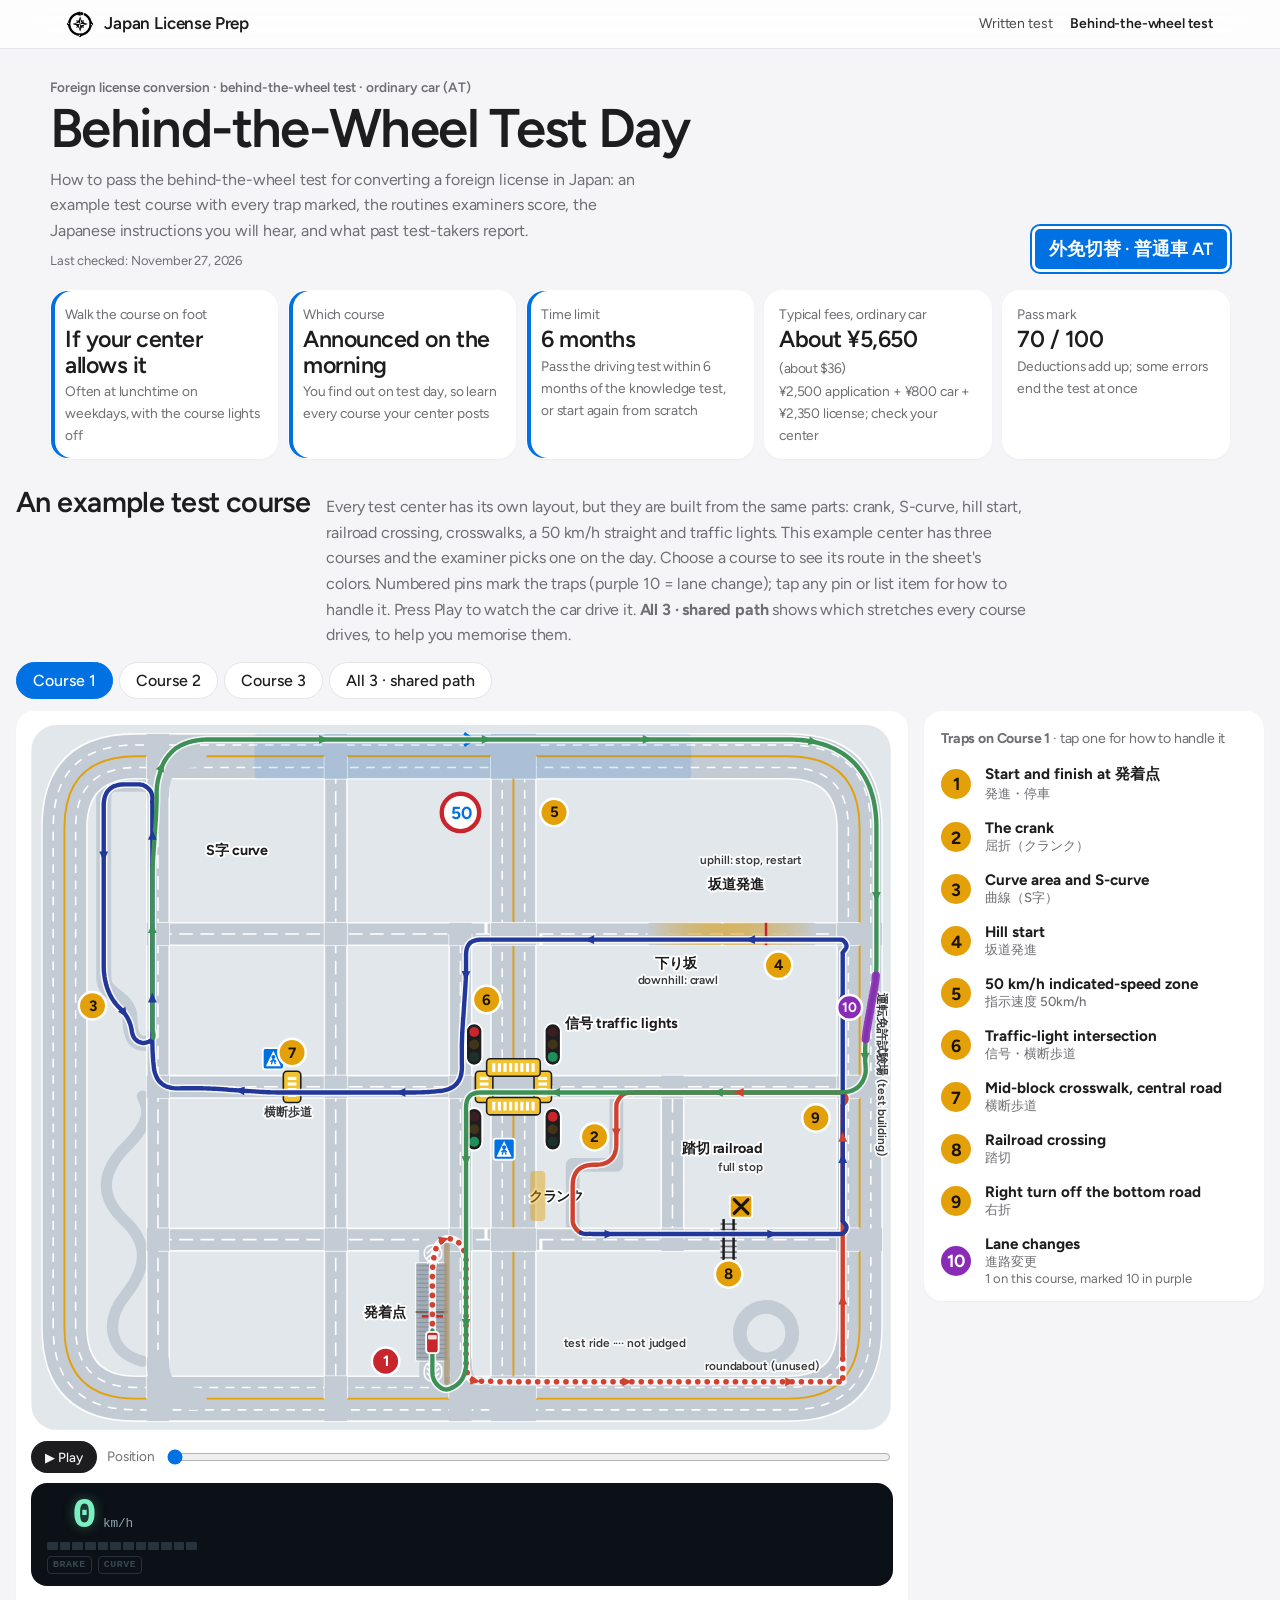
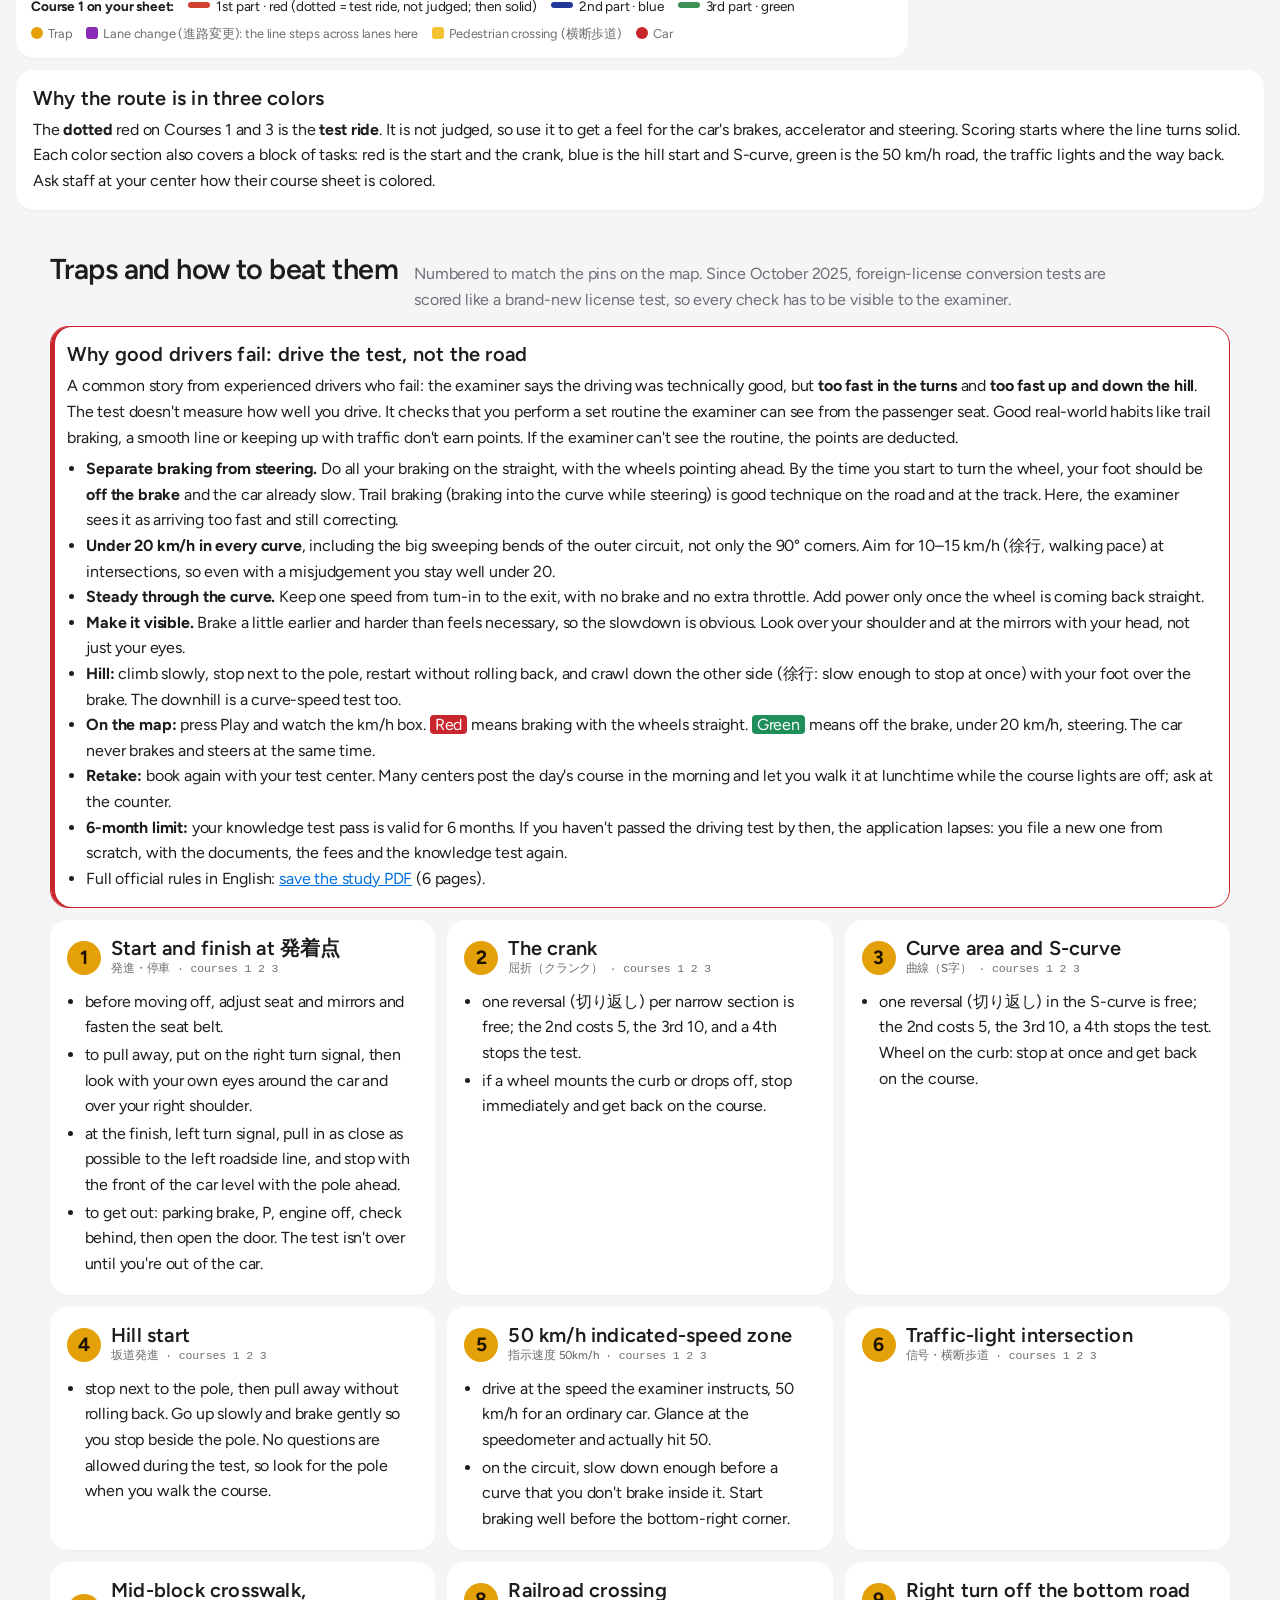
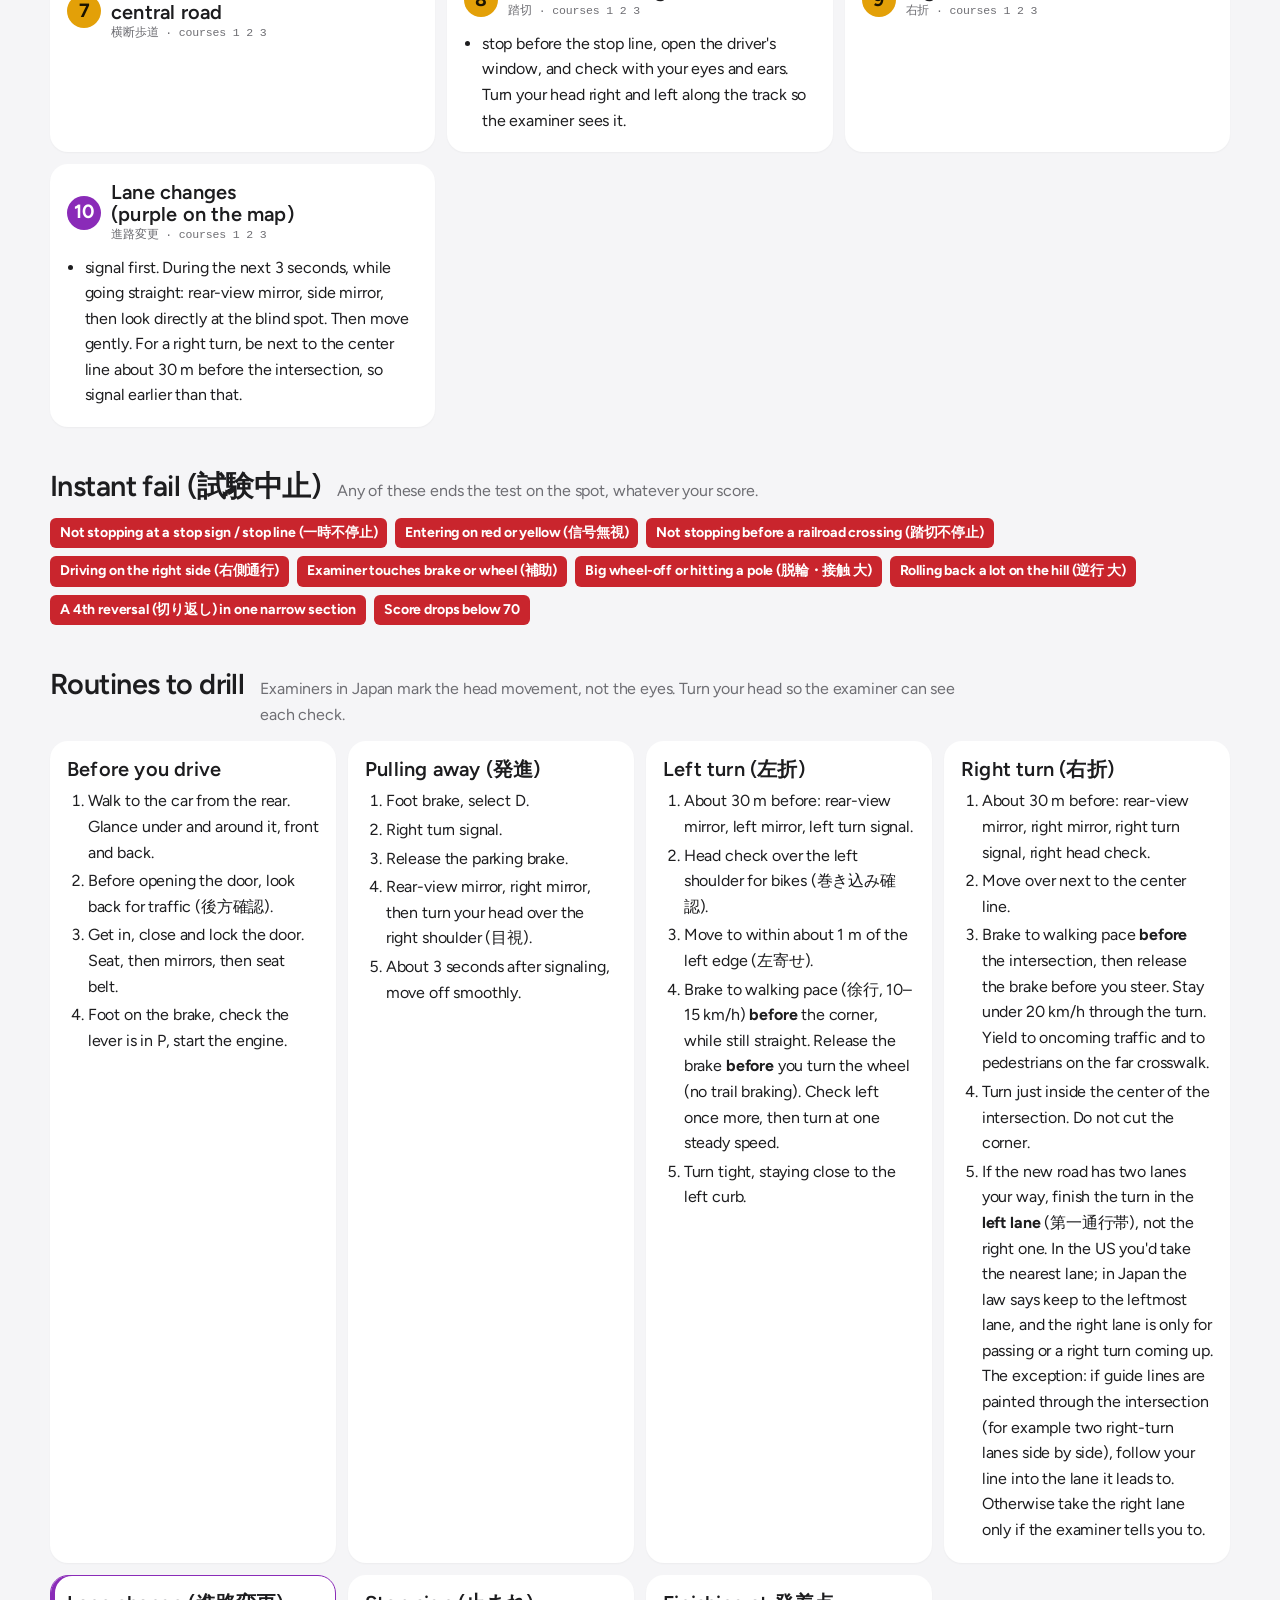
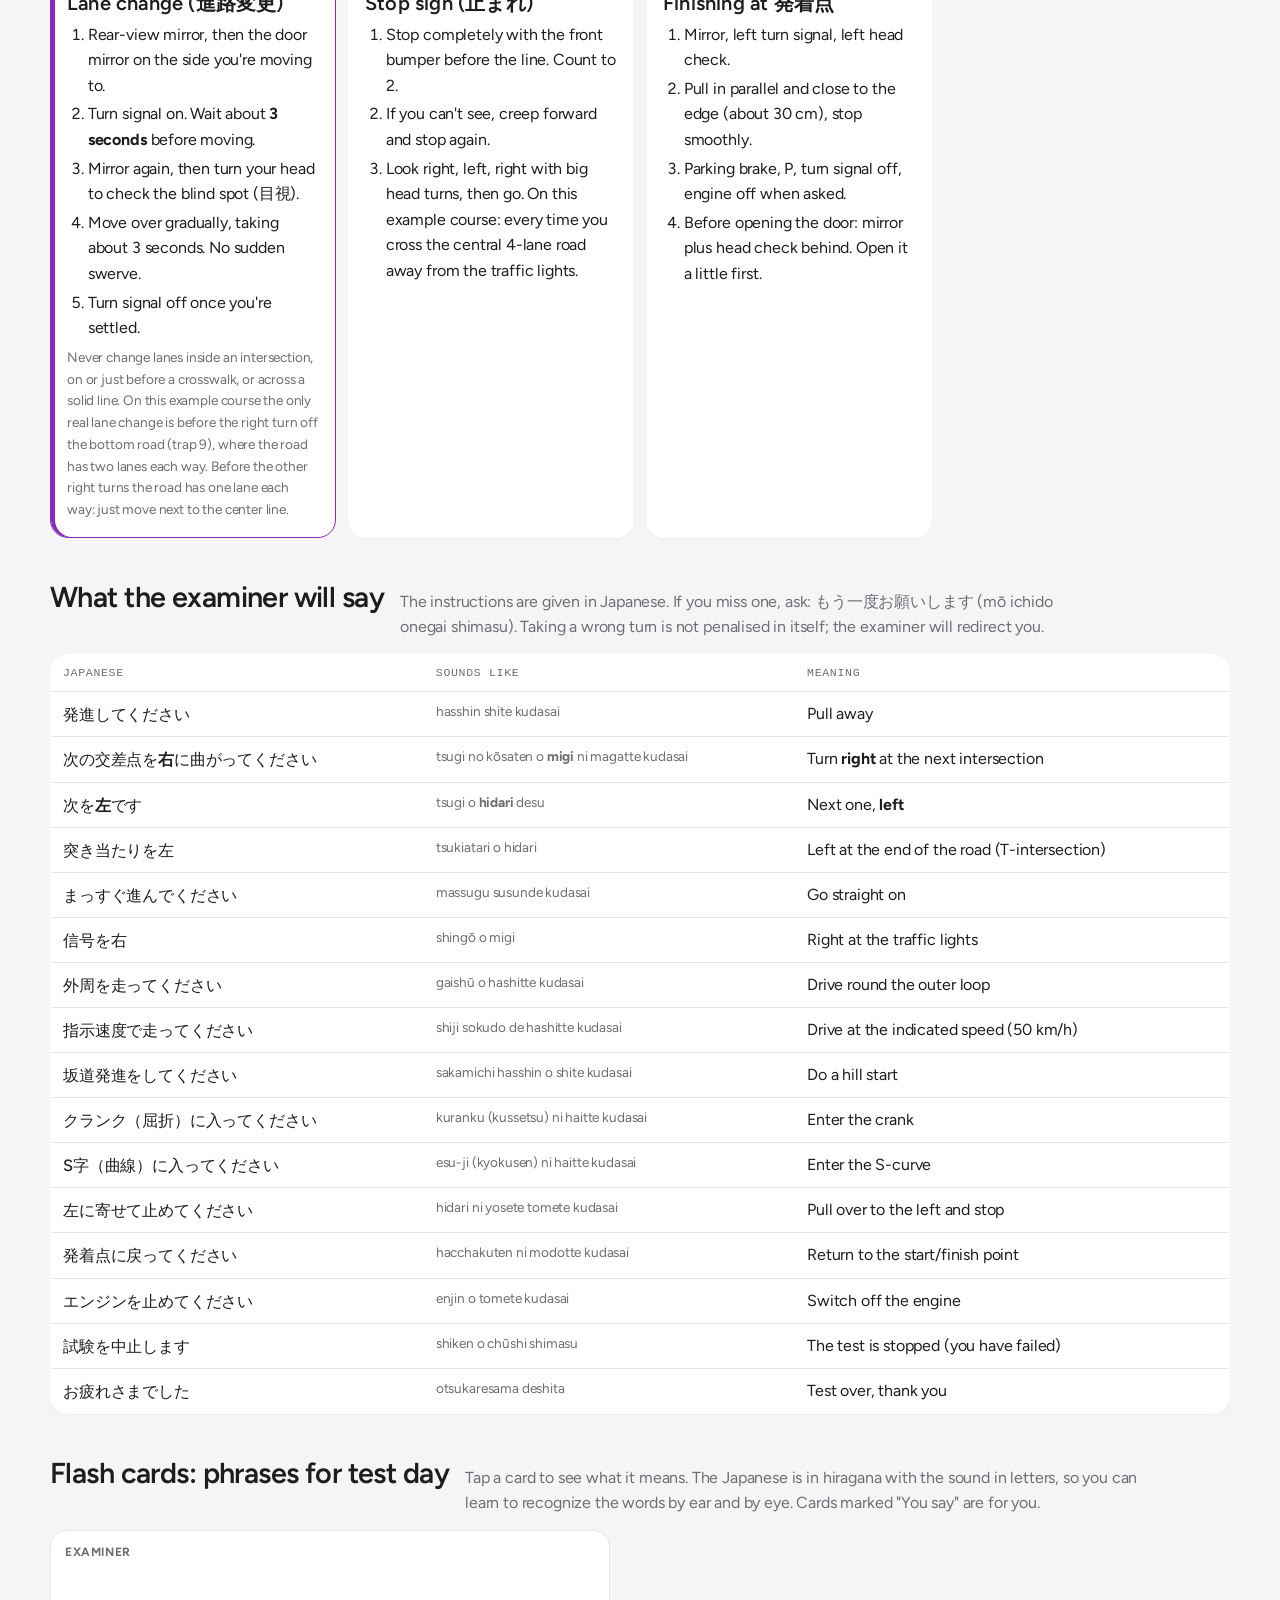
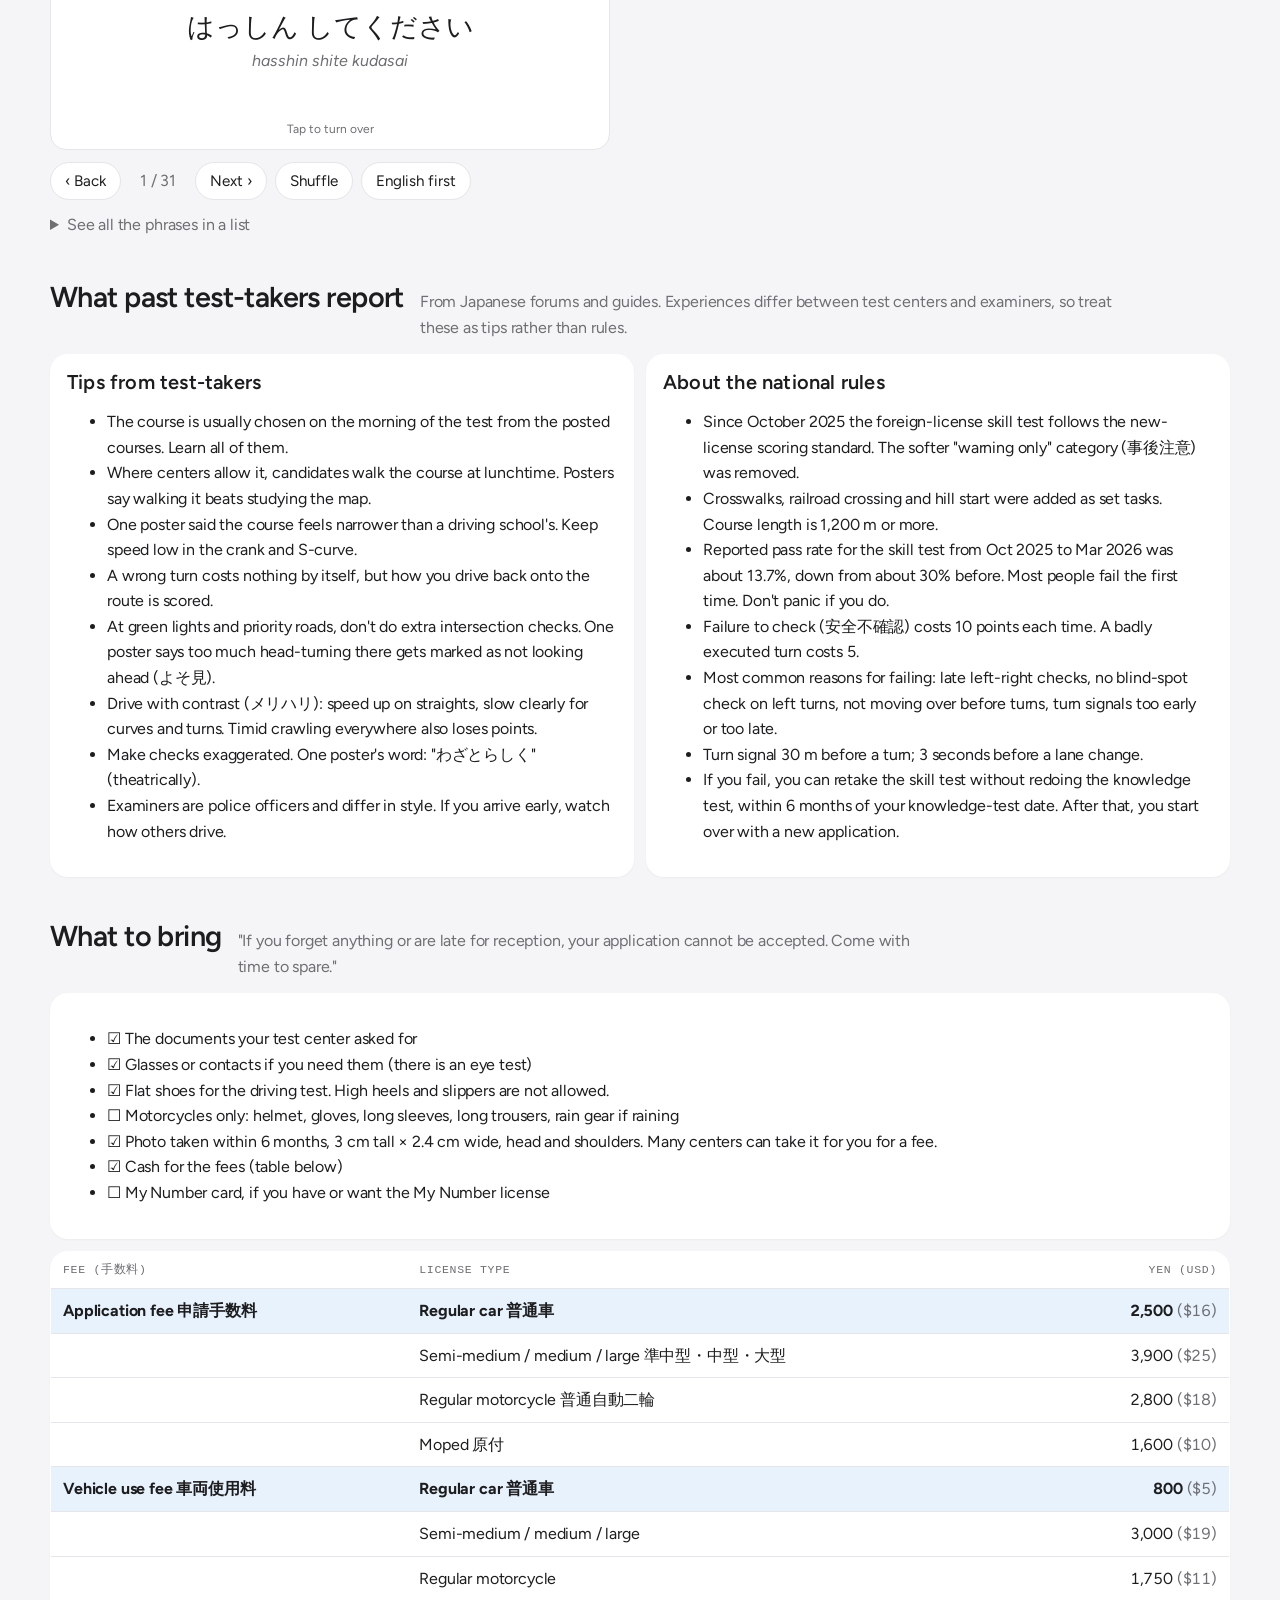
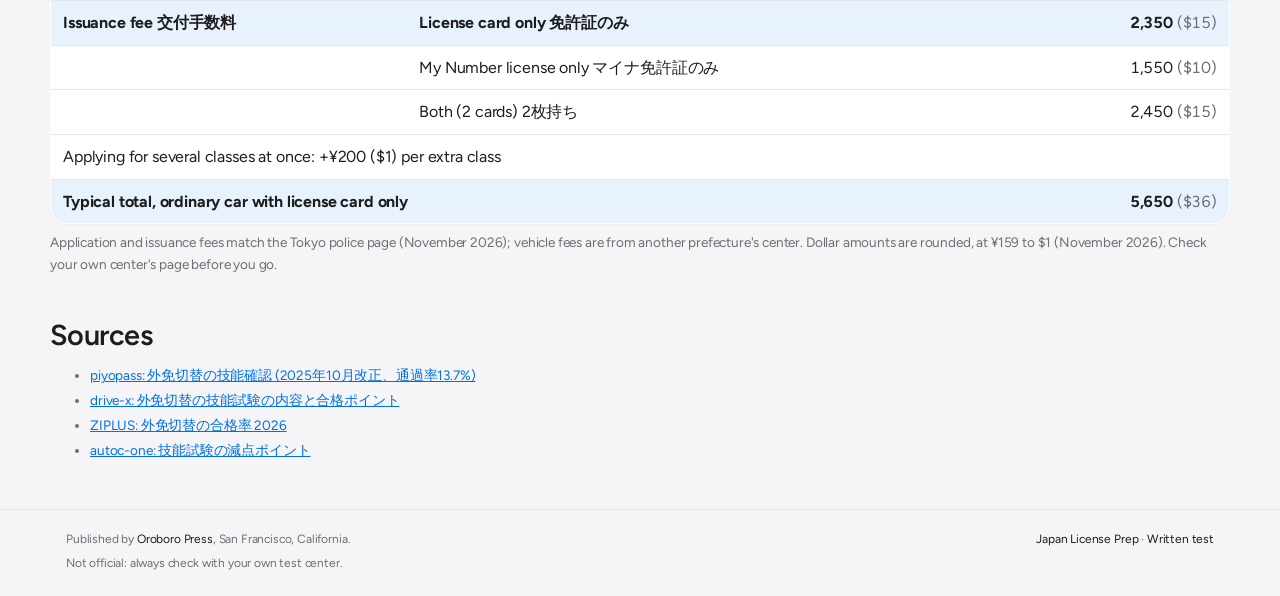
<file: test-day.html>
<!doctype html>
<html lang="en">
<head>
<meta charset="utf-8">
<meta name="viewport" content="width=device-width,initial-scale=1,viewport-fit=cover">
<title>Behind-the-Wheel Test Day · Japan License Prep</title>
<meta name="description" content="How to pass the behind-the-wheel test when converting a foreign driving license in Japan: an example course with every trap marked, the routines examiners score and the Japanese instructions you will hear. Free, by Oroboro Press.">
<meta property="og:title" content="Behind-the-Wheel Test · Japan License Prep">
<meta property="og:description" content="Learn the test course by heart: an interactive map with every trap marked, and the Japanese instructions you will hear. Free.">
<meta property="og:type" content="website">
<meta property="og:url" content="https://japan-driving-license.oroboropress.com/test-day.html">
<meta property="og:site_name" content="Oroboro Press">
<meta property="og:image" content="https://japan-driving-license.oroboropress.com/img/og-image.jpg">
<meta property="og:image:width" content="1200">
<meta property="og:image:height" content="630">
<meta property="og:image:alt" content="Japan License Prep: a test course map with the route and every trap marked">
<meta name="twitter:card" content="summary_large_image">
<link rel="canonical" href="https://japan-driving-license.oroboropress.com/test-day.html">
<link rel="icon" href="favicon.ico" sizes="any">
<link rel="icon" type="image/png" sizes="32x32" href="img/icon-32.png">
<link rel="apple-touch-icon" href="apple-touch-icon.png">
<style>:root{color-scheme:light;box-sizing:border-box;padding-top:env(safe-area-inset-top,0px);padding-bottom:env(safe-area-inset-bottom,0px)}html{scroll-padding-top:env(safe-area-inset-top,0px)}body{margin:0;padding:0;font:14px -apple-system,BlinkMacSystemFont,sans-serif;background:#fff;color:#000}img{max-width:100%}[hidden]:not([hidden=until-found i]){display:none!important}</style>
<link rel="preconnect" href="https://fonts.googleapis.com">
<link rel="stylesheet" href="https://fonts.googleapis.com/css2?family=Figtree:wght@400;500;600;700&display=swap">
<link rel="stylesheet" href="oroboro.css?v=2">
<style>
/* Layout: test-course briefing — road-sign palette on cool asphalt grays; map + step list side by side, then reference sections */
:root{
  --bg:#EDF0F3; --surface:#FFFFFF; --ink:#15202B; --muted:#56636F; --line:#CBD3DB;
  --road:#C3CBD4; --road-edge:#AEB8C2; --block:#E2E7EC; --lane:#FFFFFF;
  --sign:#1B5FAA; --sign-ink:#FFFFFF; --stop:#C9252D; --warn:#E3A008; --go:#1E8F5A;
  --route:#1B5FAA; --chip:#E3ECF7; --lc:#8A2BB8; --lc-soft:#F1E4F8; --c1:#D0412F; --c2:#22379A; --c3:#3E9156; --c2o:#C0703F; --c2b:#566A92; --c2g:#7E9E86; --xw:#F2C230; --sh3:#0E8C7F; --sh2:#3A6FD8; --sh1:#8A96A3;
  --display:"Barlow Condensed","Arial Narrow",system-ui,sans-serif;
  --body:"Zen Kaku Gothic New","Hiragino Sans","Noto Sans JP",system-ui,sans-serif;
  --mono:"IBM Plex Mono",ui-monospace,Menlo,monospace;
}
@media (prefers-color-scheme: dark){:root:not([data-theme="light"]){
  --bg:#0E141A; --surface:#17202A; --ink:#E5EBF0; --muted:#9AA8B5; --line:#2C3946;
  --road:#3A4756; --road-edge:#4A5867; --block:#1C2732; --lane:#7F8E9C;
  --sign:#5C9BE6; --sign-ink:#0E141A; --stop:#F0626A; --warn:#F2BE3C; --go:#4CC48B;
  --route:#6FA8F0; --chip:#1E3350; --lc:#C98BF2; --lc-soft:#2E2140; --c1:#FF6F5C; --c2:#7E93FF; --c3:#5FCB84; --c2o:#E89A66; --c2b:#93A6CC; --c2g:#A7C8AF; --xw:#F5CF52; --sh3:#3DD6C2; --sh2:#86A9F5; --sh1:#7F8E9C; color-scheme:dark }}
:root[data-theme="dark"]{
  --bg:#0E141A; --surface:#17202A; --ink:#E5EBF0; --muted:#9AA8B5; --line:#2C3946;
  --road:#3A4756; --road-edge:#4A5867; --block:#1C2732; --lane:#7F8E9C;
  --sign:#5C9BE6; --sign-ink:#0E141A; --stop:#F0626A; --warn:#F2BE3C; --go:#4CC48B;
  --route:#6FA8F0; --chip:#1E3350; --lc:#C98BF2; --lc-soft:#2E2140; --c1:#FF6F5C; --c2:#7E93FF; --c3:#5FCB84; --c2o:#E89A66; --c2b:#93A6CC; --c2g:#A7C8AF; --xw:#F5CF52; --sh3:#3DD6C2; --sh2:#86A9F5; --sh1:#7F8E9C; color-scheme:dark }
*{box-sizing:border-box}
body{background:var(--bg);color:var(--ink);font-family:var(--body);font-size:15px;line-height:1.6;
  padding-left:max(16px,env(safe-area-inset-left,0px));padding-right:max(16px,env(safe-area-inset-right,0px));padding-block:0 48px}
.wrap{max-width:1180px;margin:0 auto}
h1,h2,h3{font-family:var(--display);letter-spacing:.01em;text-wrap:balance;margin:0;line-height:1.1}
h1{font-size:clamp(2.4rem,6vw,3.6rem);font-weight:700;text-transform:uppercase}
h2{font-size:1.9rem;font-weight:700;text-transform:uppercase}
h3{font-size:1.25rem;font-weight:600}
p{margin:0}
a{color:var(--sign)}
.jp{font-family:var(--body);font-weight:500}
.eyebrow{font-family:var(--mono);font-size:.75rem;letter-spacing:.08em;text-transform:uppercase;color:var(--muted)}
header{padding-block:28px 18px;display:flex;flex-wrap:wrap;gap:18px 32px;align-items:end;justify-content:space-between}
header .lede{max-width:60ch;color:var(--muted);margin-top:8px}
.plate{display:inline-flex;align-items:center;gap:10px;background:var(--sign);color:var(--sign-ink);border-radius:8px;padding:6px 14px;font-family:var(--display);font-weight:700;font-size:1.1rem;letter-spacing:.04em;border:3px solid var(--surface);box-shadow:0 0 0 2px var(--sign)}
.facts{display:grid;grid-template-columns:repeat(auto-fit,minmax(200px,1fr));gap:10px;margin-bottom:28px}
.fact{background:var(--surface);border:1px solid var(--line);border-radius:10px;padding:12px 14px;display:flex;flex-direction:column;gap:2px;min-width:0}
.fact b{font-family:var(--display);font-size:1.45rem;font-weight:700;line-height:1.1}
.fact span{color:var(--muted);font-size:.86rem}
.fact.key{border-color:var(--sign);box-shadow:inset 4px 0 0 var(--sign)}
section{margin-top:44px}
section>.head{display:flex;flex-wrap:wrap;gap:6px 16px;align-items:baseline;margin-bottom:14px}
section>.head p{color:var(--muted);max-width:70ch}

/* map */
.tabs{display:flex;gap:6px;flex-wrap:wrap;margin-bottom:12px}
.tab{font-family:var(--display);font-weight:700;font-size:1.15rem;letter-spacing:.03em;padding:8px 16px;border-radius:8px;border:2px solid var(--line);background:var(--surface);color:var(--ink);cursor:pointer}
.tab[aria-selected="true"]{background:var(--sign);border-color:var(--sign);color:var(--sign-ink)}
.tab:focus-visible,button:focus-visible,.step:focus-visible,.pin:focus-visible{outline:3px solid var(--warn);outline-offset:2px}
.wide{width:100%}
#courses{margin-top:28px}
.mapgrid{display:grid;grid-template-columns:minmax(0,1fr) 340px;gap:16px;align-items:start}
.wide svg#map{width:100%;max-width:1150px;height:auto;margin:0 auto}
.wide .steps{max-height:none}
@media (max-width:860px){.mapgrid{grid-template-columns:1fr}}
.mapcard{background:var(--surface);border:1px solid var(--line);border-radius:12px;padding:10px;min-width:0}
svg#map{width:100%;height:auto;display:block}
.langbtn{font-family:var(--body);font-weight:700;font-size:1rem;border:2px solid var(--sign);background:var(--surface);color:var(--sign);border-radius:8px;padding:6px 14px;cursor:pointer}
.usd{color:var(--muted);font-weight:400;white-space:nowrap}
.langbtn:hover{background:var(--chip)}
.controls{display:grid;gap:10px;padding:8px 4px 2px}
.ctrlrow{display:flex;gap:10px;align-items:center}
.dash{display:grid;grid-template-columns:auto minmax(0,1fr);gap:16px;align-items:center;background:#0B1116;color:#E9F1F7;border-radius:16px;padding:12px 16px}
.gauge{display:grid;gap:6px;width:150px}
.digits{display:flex;align-items:baseline;gap:6px;font-family:ui-monospace,"SF Mono",Menlo,Consolas,monospace;font-variant-numeric:tabular-nums}
.digits span{font-size:2.6rem;line-height:1;font-weight:700;color:#7CF0C0;min-width:2ch;text-align:right;text-shadow:0 0 12px rgba(124,240,192,.35)}
.digits small{font-size:.8rem;color:#8FA3B3}
.bar{display:grid;grid-template-columns:repeat(12,1fr);gap:2px;height:8px}
.bar i{background:#26333D;border-radius:1px}
.bar i.on{background:#7CF0C0}.bar i.on.hi{background:#F2BE3C}
.lamps{display:flex;gap:6px}
.lamp{font:700 .62rem/1 ui-monospace,Menlo,monospace;letter-spacing:.06em;padding:3px 5px;border-radius:4px;color:#3A4852;border:1px solid #26333D}
.lamp.brk.on{color:#fff;background:#C9252D;border-color:#C9252D}
.lamp.trn.on{color:#fff;background:#1E8F5A;border-color:#1E8F5A}
.drv{margin:0;min-height:3.9em;display:flex;align-items:center;font-size:1rem;line-height:1.3;color:#E9F1F7;transition:opacity .3s}
.drv.old{opacity:.55}
@media (max-width:520px){.dash{gap:12px;padding:10px 12px}.gauge{width:112px}.digits span{font-size:2.1rem}.drv{font-size:.92rem;min-height:5.2em}}

.controls button{font-family:var(--body);font-weight:700;border:0;border-radius:8px;padding:8px 14px;background:var(--ink);color:var(--bg);cursor:pointer}
.controls input[type=range]{flex:1;min-width:140px;accent-color:var(--sign)}
.legend{display:flex;flex-wrap:wrap;gap:6px 14px;font-size:.8rem;color:var(--muted);padding:6px 4px 2px}
.legend i{display:inline-block;width:12px;height:12px;border-radius:50%;vertical-align:-1px;margin-right:5px}
.steps{background:var(--surface);border:1px solid var(--line);border-radius:12px;padding:6px;max-height:760px;overflow:auto;min-width:0}
.steps .meta{padding:10px 10px 6px;color:var(--muted);font-size:.88rem}
.step{display:grid;grid-template-columns:30px 1fr;gap:10px;padding:9px 10px;border-radius:8px;cursor:pointer;align-items:start}
.step:hover{background:var(--chip)}
.step.on{background:var(--chip);box-shadow:inset 3px 0 0 var(--sign)}
.step .n{font-family:var(--mono);font-size:.8rem;width:26px;height:26px;border-radius:50%;display:grid;place-items:center;background:var(--ink);color:var(--bg)}
.step .t{min-width:0}
.step .t b{font-weight:700}
.turn{font-family:var(--display);font-weight:700;letter-spacing:.04em;padding:0 6px;border-radius:4px;font-size:.95rem}
.turn.L{background:var(--go);color:var(--sign-ink)}
.turn.R{background:var(--stop);color:#fff}
.turn.S{background:var(--line);color:var(--ink)}
.tag{display:inline-block;font-size:.72rem;font-weight:700;padding:1px 7px;border-radius:10px;background:var(--warn);color:#1b1300;margin-left:4px;cursor:pointer;border:0;font-family:var(--body)}

/* svg styles */
.blk{fill:var(--block)}
.rd{fill:none;stroke:var(--road);stroke-linecap:round;stroke-linejoin:round}
.cl{fill:none;stroke:var(--lane);stroke-width:2;stroke-dasharray:14 12}
.route{fill:none;stroke:var(--route);stroke-width:7;stroke-linecap:round;stroke-linejoin:round}
.asphalt{fill:none;stroke:var(--road);stroke-linecap:butt;stroke-linejoin:round}
.asphalt.narrow{stroke-linecap:round}
.patch{fill:var(--road)}
.edge{fill:none;stroke:var(--lane);stroke-width:2.5;opacity:.9}
.laneline{fill:none;stroke:var(--lane);stroke-width:2.5;stroke-dasharray:14 12}
.center{fill:none;stroke:var(--lane);stroke-width:2.5;stroke-dasharray:22 12}
.center.solid{stroke:var(--warn);stroke-dasharray:none;stroke-width:3}
.xw-hl{fill:var(--xw);stroke:var(--ink);stroke-width:2.5}
.walker-bg{fill:var(--sign);stroke:var(--surface);stroke-width:3}
.swatches{display:flex;flex-wrap:wrap;gap:6px 14px;font-size:.85rem;padding:8px 4px 0}
.swatches .sw i{display:inline-block;width:22px;height:6px;border-radius:3px;vertical-align:3px;margin-right:6px}
.route-halo{fill:none;stroke:var(--surface);stroke-width:12;stroke-linecap:round;stroke-linejoin:round;opacity:.85}
.arrow{fill:var(--route)}
.shr{fill:none;stroke-linecap:round;stroke-linejoin:round}
.shr.k3{stroke:var(--sh3);stroke-width:13}
.shr.k2{stroke:var(--sh2);stroke-width:8}
.shr.k1{stroke:var(--sh1);stroke-width:5;stroke-dasharray:10 9}
.shchip rect{fill:var(--surface);stroke-width:3}
.shchip text{font-family:var(--display);font-weight:700;font-size:19px;fill:var(--ink);text-anchor:middle;dominant-baseline:central}
.memo{padding:4px 10px 12px;font-size:.92rem}
.memo h3{margin:10px 0 6px}
.memo ol,.memo ul{margin:4px 0 10px;padding-left:1.3em}
.memo li{margin:3px 0}
.memo .k{display:inline-block;width:18px;height:7px;border-radius:3px;vertical-align:2px;margin-right:6px}
.memo p{margin:4px 0}
.lbl{font-family:var(--body);font-size:23px;font-weight:700;fill:var(--ink);paint-order:stroke;stroke:var(--surface);stroke-width:6px;stroke-linejoin:round}
.lbl.sm{font-size:19px;font-weight:600;fill:var(--ink);opacity:.85}
.pin{cursor:pointer}
.pin circle{fill:var(--warn);stroke:var(--surface);stroke-width:4}
.pin text{font-family:var(--display);font-weight:700;font-size:24px;fill:#1b1300;text-anchor:middle;dominant-baseline:central}
.pin.dim{opacity:.25}
.pin.hl circle{fill:var(--stop)}
.pin.hl text{fill:#fff}
.stepdot circle{fill:var(--ink)}
.stepdot text{fill:var(--bg);font-family:var(--mono);font-size:15px;text-anchor:middle;dominant-baseline:central}
.stepdot.on circle{fill:var(--stop)}
.lczone{fill:none;stroke:var(--lc);stroke-width:13;stroke-linecap:round;stroke-linejoin:round;opacity:.9}
.lczone.on{stroke-width:17}
.lcicon{cursor:pointer}
.lcicon rect{fill:var(--lc);stroke:var(--surface);stroke-width:3}
.lcicon circle{fill:var(--lc);stroke:var(--surface);stroke-width:4}
.lcicon text{font-family:var(--display);font-weight:700;font-size:22px;fill:#fff;text-anchor:middle;dominant-baseline:central}
.lcicon.on circle{stroke:var(--warn);stroke-width:6}
.tl{display:grid;grid-template-columns:34px 1fr;gap:10px;align-items:center;width:100%;text-align:left;background:none;border:0;border-radius:8px;padding:8px 10px;color:var(--ink);font-family:var(--body);font-size:.95rem;cursor:pointer}
.tl:hover{background:var(--chip)}
.tl b{display:block;font-weight:700}
.tn{width:30px;height:30px;border-radius:50%;background:var(--warn);color:#1b1300;display:grid;place-items:center;font-family:var(--display);font-weight:700;font-size:1.1rem}
.tn.lcn{background:var(--lc);color:#fff}
.tj{display:block;color:var(--muted);font-size:.82rem}
.lcicon.on rect{stroke:var(--warn);stroke-width:5}
.lc{display:block;margin-top:5px;padding:4px 8px;border-radius:6px;background:var(--lc-soft);color:var(--ink);font-size:.86rem;cursor:pointer;border-left:3px solid var(--lc)}
.lc b{color:var(--lc);font-family:var(--display);letter-spacing:.04em;font-size:.95rem}
.step.on .lc.now{box-shadow:0 0 0 2px var(--lc)}
.lcglyph{display:inline-block;width:16px;height:16px;border-radius:4px;background:var(--lc);vertical-align:-3px;margin-right:5px;position:relative}
.lcglyph::after{content:"";position:absolute;left:3px;top:3px;width:8px;height:8px;border-top:2px solid #fff;border-right:2px solid #fff;transform:skewX(-20deg)}

/* traps */
.traps{display:grid;grid-template-columns:repeat(auto-fill,minmax(300px,1fr));gap:12px}
.trap{background:var(--surface);border:1px solid var(--line);border-radius:12px;padding:16px;display:flex;flex-direction:column;gap:8px;min-width:0;scroll-margin-top:20px}
.trap.flash{border-color:var(--stop);box-shadow:0 0 0 3px color-mix(in srgb,var(--stop) 30%,transparent)}
.trap .top{display:flex;gap:10px;align-items:center}
.trap .badge{flex:none;width:34px;height:34px;border-radius:50%;background:var(--warn);color:#1b1300;display:grid;place-items:center;font-family:var(--display);font-weight:700;font-size:1.2rem}
.trap .courses{font-family:var(--mono);font-size:.72rem;color:var(--muted)}
.trap ul{margin:0;padding-left:1.1em}
.trap li{margin:2px 0}
.trap .fail{font-size:.85rem;color:var(--stop);font-weight:700}

/* procedures + phrases */
.cols{display:grid;grid-template-columns:repeat(auto-fit,minmax(280px,1fr));gap:12px}
.card{background:var(--surface);border:1px solid var(--line);border-radius:12px;padding:16px;min-width:0}
.card h3{margin-bottom:8px}
ol.seq{margin:0;padding-left:1.3em}
ol.seq li{margin:3px 0}
.tablewrap{overflow-x:auto;background:var(--surface);border:1px solid var(--line);border-radius:12px}
table{border-collapse:collapse;width:100%;min-width:560px}
th,td{text-align:left;padding:9px 12px;border-bottom:1px solid var(--line);vertical-align:top}
th{font-family:var(--mono);font-size:.72rem;text-transform:uppercase;letter-spacing:.06em;color:var(--muted);font-weight:500}
tr:last-child td{border-bottom:0}
td.jp{font-size:1.02rem}
td.ro{color:var(--muted);font-size:.85rem}
.num{font-variant-numeric:tabular-nums;text-align:right;white-space:nowrap}
tr.circ td{background:var(--chip);font-weight:700}
.quote{border-left:3px solid var(--line);padding-left:12px;color:var(--muted)}
.note{font-size:.85rem;color:var(--muted)}
.fc{display:grid;gap:12px;max-width:560px}
.fcard{position:relative;display:grid;place-items:center;text-align:center;min-height:220px;padding:28px 20px;background:var(--surface);border:1px solid var(--line);border-radius:16px;cursor:pointer;font:inherit;color:var(--ink)}
.fcard .who{position:absolute;top:12px;left:14px;font-size:.75rem;font-weight:700;text-transform:uppercase;letter-spacing:.05em;color:var(--muted)}
.fcard .hira{font-size:1.7rem;line-height:1.5;font-weight:500;text-wrap:balance}
.fcard .roma{margin-top:6px;color:var(--muted);font-style:italic;text-wrap:balance}
.fcard .en{font-size:1.35rem;font-weight:600;text-wrap:balance}
.fcard .tip{position:absolute;bottom:10px;left:0;right:0;font-size:.75rem;color:var(--muted)}
.fcbar{display:flex;flex-wrap:wrap;gap:8px;align-items:center}
.fcbar button{font:inherit;font-size:.95rem;border:1px solid var(--line);background:var(--surface);color:var(--ink);border-radius:980px;padding:6px 14px;cursor:pointer}
.fcbar button[aria-pressed="true"]{background:var(--ink);color:var(--surface)}
.fcbar .count{margin:0 4px;color:var(--muted);min-width:5ch;text-align:center}
.fcall{margin-top:12px}
.fcall summary{cursor:pointer;color:var(--muted)}
.fcall table{margin-top:8px}
.instafail{display:flex;flex-wrap:wrap;gap:8px}
.instafail span{background:var(--stop);color:#fff;border-radius:6px;padding:4px 10px;font-weight:700;font-size:.88rem}
.sources li{margin:3px 0;word-break:break-word}
@media (prefers-reduced-motion:reduce){*{scroll-behavior:auto!important}}
</style>
<style>
/* Oroboro Press look: page tokens mapped onto the shared palette (oroboro.css). The course map keeps its road and traffic colors, which carry meaning. */
:root,:root[data-theme]{
  --bg:var(--ob-bg); --surface:var(--ob-card); --ink:var(--ob-ink); --muted:var(--ob-muted); --line:var(--ob-line);
  --sign:var(--ob-blue); --route:var(--ob-blue); --chip:var(--ob-blue-soft);
  --display:var(--ob-font); --body:var(--ob-font); --mono:var(--ob-mono);
}
body{font-size:16px;padding-bottom:0}
/* the page pads the body; the Oroboro bar and footer bleed to the edges */
.ob-bar,.ob-foot{margin-left:calc(-1 * max(16px,env(safe-area-inset-left,0px)));margin-right:calc(-1 * max(16px,env(safe-area-inset-right,0px)))}
header.ob-bar{display:block;padding:0}
.ob-bar .ob-in,.ob-foot .ob-in{max-width:1180px}
.ob-foot{margin-top:48px}
h1{text-transform:none;font-weight:600;font-size:clamp(2.2rem,5vw,3.4rem);letter-spacing:-0.03em}
h2{text-transform:none;font-weight:600;font-size:1.8rem;letter-spacing:-0.02em}
h3{font-weight:600}
.eyebrow{text-transform:none;letter-spacing:0;font-family:var(--ob-font);font-size:.85rem;font-weight:600}
.fact,.mapcard,.steps,.trap,.card,.tablewrap{border-radius:18px;border-color:transparent;box-shadow:0 1px 2px rgba(0,0,0,.04)}
.fact.key{border-color:transparent;box-shadow:inset 4px 0 0 var(--sign),0 1px 2px rgba(0,0,0,.04)}
.fact b{font-weight:600;letter-spacing:-0.02em}
.tab{border-radius:980px;font-weight:500;font-size:1rem;letter-spacing:0;border-width:1px}
.langbtn{border-radius:980px;border-width:1px;font-weight:500}
.controls button{border-radius:980px;font-weight:500}
.plate{font-weight:600;letter-spacing:0}
.step .n{font-family:var(--ob-mono)}
</style>
</head>
<body>
<header class="ob-bar"><div class="ob-in">
  <a class="ob-brand" href="./"><img src="img/icon-192.png" alt="">Japan License Prep</a>
  <nav class="ob-nav" aria-label="Tools"><a href="mock-tests.html">Written test</a><a href="test-day.html" aria-current="page">Behind-the-wheel test</a></nav>
</div></header>

<div class="wrap">
<header>
  <div>
    <div class="eyebrow">Foreign license conversion · behind-the-wheel test · ordinary car (AT)</div>
    <h1><span class="nw">Behind-the-Wheel</span> Test Day</h1>
    <p class="lede">How to pass the behind-the-wheel test for converting a foreign license in Japan: an example test course with every trap marked, the routines examiners score, the Japanese instructions you will hear, and what past test-takers report.</p>
    <p class="ob-checked" style="margin-top:8px">Last checked: <time datetime="2026-11-27">November 27, 2026</time></p>
  </div>
  <div style="display:flex;gap:10px;align-items:center;flex-wrap:wrap"><div class="plate">外免切替 · 普通車 AT</div><button id="langbtn" class="langbtn" type="button" hidden>日本語</button></div>
</header>

<div class="facts">
  <div class="fact key"><span>Walk the course on foot</span><b>If your center allows it</b><span>Often at lunchtime on weekdays, with the course lights off</span></div>
  <div class="fact key"><span>Which course</span><b>Announced on the morning</b><span>You find out on test day, so learn every course your center posts</span></div>
  <div class="fact key"><span>Time limit</span><b>6 months</b><span>Pass the driving test within 6 months of the knowledge test, or start again from scratch</span></div>
  <div class="fact"><span>Typical fees, ordinary car</span><b>About ¥5,650 <span class="usd">(about $36)</span></b><span>¥2,500 application + ¥800 car + ¥2,350 license; check your center</span></div>
  <div class="fact"><span>Pass mark</span><b>70 / 100</b><span>Deductions add up; some errors end the test at once</span></div>
</div>

</div>
<div class="wide">
<!-- MAP -->
<section id="courses">
  <div class="head">
    <h2>An example test course</h2>
    <p>Every test center has its own layout, but they are built from the same parts: crank, S-curve, hill start, railroad crossing, crosswalks, a 50 km/h straight and traffic lights. This example center has three courses and the examiner picks one on the day. Choose a course to see its route in the sheet's colors. Numbered pins mark the traps (purple 10 = lane change); tap any pin or list item for how to handle it. Press Play to watch the car drive it. <b>All 3 · shared path</b> shows which stretches every course drives, to help you memorise them.</p>
  </div>
  <div class="tabs" role="tablist" aria-label="Course">
    <button class="tab" role="tab" id="tab1" aria-selected="true" data-c="1">Course 1</button>
    <button class="tab" role="tab" id="tab2" aria-selected="false" data-c="2">Course 2</button>
    <button class="tab" role="tab" id="tab3" aria-selected="false" data-c="3">Course 3</button>
    <button class="tab" role="tab" id="tabAll" aria-selected="false" data-c="all">All 3 · shared path</button>
  </div>
  <div class="mapgrid">
    <div class="mapcard">
      <svg id="map" viewBox="455 -1325 1395 1140" role="img" aria-label="Schematic of an example in-field test course with the selected route">
        <defs>
          <pattern id="hatch" width="12" height="12" patternUnits="userSpaceOnUse" patternTransform="rotate(45)"><rect width="12" height="12" fill="var(--block)"/><line x1="0" y1="0" x2="0" y2="12" stroke="var(--muted)" stroke-width="3"/></pattern>
          <linearGradient id="hillg" x1="0" y1="1" x2="0" y2="0"><stop offset="0" stop-color="var(--road)"/><stop offset="1" stop-color="var(--warn)" stop-opacity=".55"/></linearGradient>
        </defs>
        <g id="rot" transform="rotate(-90)"><rect x="190" y="462" width="1130" height="1378" rx="40" class="blk"/>
        <g id="roads"></g>
        <g id="features"></g>
        <g id="routeLayer"></g>
        <g id="stepLayer"></g>
        <g id="pinLayer"></g>
        <g id="car" aria-hidden="true"><rect x="-17" y="-10" width="34" height="20" rx="5" fill="var(--stop)" stroke="var(--surface)" stroke-width="3"/><rect x="5" y="-7" width="7" height="14" rx="2" fill="var(--surface)" opacity=".85"/></g>
      </g></svg>
      <div class="controls">
        <div class="ctrlrow">
          <button id="play" type="button">▶ Play</button>
          <label class="note" for="scrub">Position</label>
          <input id="scrub" type="range" min="0" max="1000" value="0">
        </div>
        <div class="dash" title="Speed scaled so the 50 km/h straight reads 50">
          <div class="gauge">
            <div class="digits"><span id="kmh">0</span><small>km/h</small></div>
            <div class="bar" id="kmhBar" aria-hidden="true"></div>
            <div class="lamps" aria-hidden="true"><span class="lamp brk" id="lampBrake">BRAKE</span><span class="lamp trn" id="lampTurn">CURVE</span></div>
          </div>
          <p class="drv" id="drv" aria-live="polite"></p>
        </div>
      </div>
      <div class="swatches" id="swatches"></div>
      <div class="legend">
        <span><i style="background:var(--warn)"></i>Trap</span>
        <span><i style="background:var(--lc);border-radius:3px"></i>Lane change (進路変更): the line steps across lanes here</span>
        <span><i style="background:var(--xw);border-radius:3px"></i>Pedestrian crossing (横断歩道)</span>
        <span><i style="background:var(--stop)"></i>Car</span>
      </div>
    </div>
    <div class="steps" id="steps" aria-live="polite"></div>
  </div>
  <div class="card" style="margin-top:12px"><h3>Why the route is in three colors</h3>
    <p>The <b>dotted</b> red on Courses 1 and 3 is the <b>test ride</b>. It is not judged, so use it to get a feel for the car's brakes, accelerator and steering. Scoring starts where the line turns solid. Each color section also covers a block of tasks: red is the start and the crank, blue is the hill start and S-curve, green is the 50 km/h road, the traffic lights and the way back. Ask staff at your center how their course sheet is colored.</p></div>
</section>

</div>
<div class="wrap">
<!-- TRAPS -->
<section id="traps">
  <div class="head">
    <h2>Traps and how to beat them</h2>
    <p>Numbered to match the pins on the map. Since October 2025, foreign-license conversion tests are scored like a brand-new license test, so every check has to be visible to the examiner.</p>
  </div>
  <div class="card" style="margin-bottom:12px;border-color:var(--stop);box-shadow:inset 4px 0 0 var(--stop)"><h3>Why good drivers fail: drive the test, not the road</h3>
    <p>A common story from experienced drivers who fail: the examiner says the driving was technically good, but <b>too fast in the turns</b> and <b>too fast up and down the hill</b>. The test doesn't measure how well you drive. It checks that you perform a set routine the examiner can see from the passenger seat. Good real-world habits like trail braking, a smooth line or keeping up with traffic don't earn points. If the examiner can't see the routine, the points are deducted.</p>
    <ul style="margin:6px 0 0;padding-left:1.2em">
      <li><b>Separate braking from steering.</b> Do all your braking on the straight, with the wheels pointing ahead. By the time you start to turn the wheel, your foot should be <b>off the brake</b> and the car already slow. Trail braking (braking into the curve while steering) is good technique on the road and at the track. Here, the examiner sees it as arriving too fast and still correcting.</li>
      <li><b>Under 20 km/h in every curve</b>, including the big sweeping bends of the outer circuit, not only the 90° corners. Aim for 10–15 km/h (徐行, walking pace) at intersections, so even with a misjudgement you stay well under 20.</li>
      <li><b>Steady through the curve.</b> Keep one speed from turn-in to the exit, with no brake and no extra throttle. Add power only once the wheel is coming back straight.</li>
      <li><b>Make it visible.</b> Brake a little earlier and harder than feels necessary, so the slowdown is obvious. Look over your shoulder and at the mirrors with your head, not just your eyes.</li>
      <li><b>Hill:</b> climb slowly, stop next to the pole, restart without rolling back, and crawl down the other side (徐行: slow enough to stop at once) with your foot over the brake. The downhill is a curve-speed test too.</li>
      <li><b>On the map:</b> press Play and watch the km/h box. <span style="background:var(--stop);color:#fff;padding:0 5px;border-radius:4px">Red</span> means braking with the wheels straight. <span style="background:var(--go);color:#fff;padding:0 5px;border-radius:4px">Green</span> means off the brake, under 20 km/h, steering. The car never brakes and steers at the same time.</li>
      <li><b>Retake:</b> book again with your test center. Many centers post the day's course in the morning and let you walk it at lunchtime while the course lights are off; ask at the counter.</li>
      <li><b>6-month limit:</b> your knowledge test pass is valid for 6 months. If you haven't passed the driving test by then, the application lapses: you file a new one from scratch, with the documents, the fees and the knowledge test again.</li>
      <li>Full official rules in English: <a id="pdfdl" href="Behind-the-Wheel-Test-Rules.pdf" target="_blank" rel="noopener">save the study PDF</a> (6 pages). <span id="pdfmsg" class="note"></span></li>
    </ul></div>
  <div class="traps" id="trapList"></div>
</section>

<!-- INSTANT FAIL -->
<section>
  <div class="head"><h2>Instant fail (試験中止)</h2><p>Any of these ends the test on the spot, whatever your score.</p></div>
  <div class="instafail">
    <span>Not stopping at a stop sign / stop line (一時不停止)</span>
    <span>Entering on red or yellow (信号無視)</span>
    <span>Not stopping before a railroad crossing (踏切不停止)</span>
    <span>Driving on the right side (右側通行)</span>
    <span>Examiner touches brake or wheel (補助)</span>
    <span>Big wheel-off or hitting a pole (脱輪・接触 大)</span>
    <span>Rolling back a lot on the hill (逆行 大)</span>
    <span>A 4th reversal (切り返し) in one narrow section</span>
    <span>Score drops below 70</span>
  </div>
</section>

<!-- PROCEDURES -->
<section>
  <div class="head"><h2>Routines to drill</h2><p>Examiners in Japan mark the head movement, not the eyes. Turn your head so the examiner can see each check.</p></div>
  <div class="cols">
    <div class="card"><h3>Before you drive</h3><ol class="seq">
      <li>Walk to the car from the rear. Glance under and around it, front and back.</li>
      <li>Before opening the door, look back for traffic (後方確認).</li>
      <li>Get in, close and lock the door. Seat, then mirrors, then seat belt.</li>
      <li>Foot on the brake, check the lever is in P, start the engine.</li>
    </ol></div>
    <div class="card"><h3>Pulling away (発進)</h3><ol class="seq">
      <li>Foot brake, select D.</li>
      <li>Right turn signal.</li>
      <li>Release the parking brake.</li>
      <li>Rear-view mirror, right mirror, then turn your head over the right shoulder (目視).</li>
      <li>About 3 seconds after signaling, move off smoothly.</li>
    </ol></div>
    <div class="card"><h3>Left turn (左折)</h3><ol class="seq">
      <li>About 30 m before: rear-view mirror, left mirror, left turn signal.</li>
      <li>Head check over the left shoulder for bikes (巻き込み確認).</li>
      <li>Move to within about 1 m of the left edge (左寄せ).</li>
      <li>Brake to walking pace (徐行, 10–15 km/h) <b>before</b> the corner, while still straight. Release the brake <b>before</b> you turn the wheel (no trail braking). Check left once more, then turn at one steady speed.</li>
      <li>Turn tight, staying close to the left curb.</li>
    </ol></div>
    <div class="card"><h3>Right turn (右折)</h3><ol class="seq">
      <li>About 30 m before: rear-view mirror, right mirror, right turn signal, right head check.</li>
      <li>Move over next to the center line.</li>
      <li>Brake to walking pace <b>before</b> the intersection, then release the brake before you steer. Stay under 20 km/h through the turn. Yield to oncoming traffic and to pedestrians on the far crosswalk.</li>
      <li>Turn just inside the center of the intersection. Do not cut the corner.</li>
      <li>If the new road has two lanes your way, finish the turn in the <b>left lane</b> (第一通行帯), not the right one. In the US you'd take the nearest lane; in Japan the law says keep to the leftmost lane, and the right lane is only for passing or a right turn coming up. The exception: if guide lines are painted through the intersection (for example two right-turn lanes side by side), follow your line into the lane it leads to. Otherwise take the right lane only if the examiner tells you to.</li>
    </ol></div>
    <div class="card" style="border-color:var(--lc);box-shadow:inset 4px 0 0 var(--lc)"><h3>Lane change (進路変更)</h3><ol class="seq">
      <li>Rear-view mirror, then the door mirror on the side you're moving to.</li>
      <li>Turn signal on. Wait about <b>3 seconds</b> before moving.</li>
      <li>Mirror again, then turn your head to check the blind spot (目視).</li>
      <li>Move over gradually, taking about 3 seconds. No sudden swerve.</li>
      <li>Turn signal off once you're settled.</li>
    </ol><p class="note" style="margin-top:6px">Never change lanes inside an intersection, on or just before a crosswalk, or across a solid line. On this example course the only real lane change is before the right turn off the bottom road (trap 9), where the road has two lanes each way. Before the other right turns the road has one lane each way: just move next to the center line.</p></div>
    <div class="card"><h3>Stop sign (止まれ)</h3><ol class="seq">
      <li>Stop completely with the front bumper before the line. Count to 2.</li>
      <li>If you can't see, creep forward and stop again.</li>
      <li>Look right, left, right with big head turns, then go. On this example course: every time you cross the central 4-lane road away from the traffic lights.</li>
    </ol></div>
    <div class="card"><h3>Finishing at 発着点</h3><ol class="seq">
      <li>Mirror, left turn signal, left head check.</li>
      <li>Pull in parallel and close to the edge (about 30 cm), stop smoothly.</li>
      <li>Parking brake, P, turn signal off, engine off when asked.</li>
      <li>Before opening the door: mirror plus head check behind. Open it a little first.</li>
    </ol></div>
  </div>
</section>

<!-- PHRASES -->
<section>
  <div class="head"><h2>What the examiner will say</h2><p>The instructions are given in Japanese. If you miss one, ask: <span class="jp">もう一度お願いします</span> (mō ichido onegai shimasu). Taking a wrong turn is not penalised in itself; the examiner will redirect you.</p></div>
  <div class="tablewrap"><table>
    <thead><tr><th>Japanese</th><th>Sounds like</th><th>Meaning</th></tr></thead>
    <tbody>
      <tr><td class="jp">発進してください</td><td class="ro">hasshin shite kudasai</td><td>Pull away</td></tr>
      <tr><td class="jp">次の交差点を<b>右</b>に曲がってください</td><td class="ro">tsugi no kōsaten o <b>migi</b> ni magatte kudasai</td><td>Turn <b>right</b> at the next intersection</td></tr>
      <tr><td class="jp">次を<b>左</b>です</td><td class="ro">tsugi o <b>hidari</b> desu</td><td>Next one, <b>left</b></td></tr>
      <tr><td class="jp">突き当たりを左</td><td class="ro">tsukiatari o hidari</td><td>Left at the end of the road (T-intersection)</td></tr>
      <tr><td class="jp">まっすぐ進んでください</td><td class="ro">massugu susunde kudasai</td><td>Go straight on</td></tr>
      <tr><td class="jp">信号を右</td><td class="ro">shingō o migi</td><td>Right at the traffic lights</td></tr>
      <tr><td class="jp">外周を走ってください</td><td class="ro">gaishū o hashitte kudasai</td><td>Drive round the outer loop</td></tr>
      <tr><td class="jp">指示速度で走ってください</td><td class="ro">shiji sokudo de hashitte kudasai</td><td>Drive at the indicated speed (50 km/h)</td></tr>
      <tr><td class="jp">坂道発進をしてください</td><td class="ro">sakamichi hasshin o shite kudasai</td><td>Do a hill start</td></tr>
      <tr><td class="jp">クランク（屈折）に入ってください</td><td class="ro">kuranku (kussetsu) ni haitte kudasai</td><td>Enter the crank</td></tr>
      <tr><td class="jp">S字（曲線）に入ってください</td><td class="ro">esu-ji (kyokusen) ni haitte kudasai</td><td>Enter the S-curve</td></tr>
      <tr><td class="jp">左に寄せて止めてください</td><td class="ro">hidari ni yosete tomete kudasai</td><td>Pull over to the left and stop</td></tr>
      <tr><td class="jp">発着点に戻ってください</td><td class="ro">hacchakuten ni modotte kudasai</td><td>Return to the start/finish point</td></tr>
      <tr><td class="jp">エンジンを止めてください</td><td class="ro">enjin o tomete kudasai</td><td>Switch off the engine</td></tr>
      <tr><td class="jp">試験を中止します</td><td class="ro">shiken o chūshi shimasu</td><td>The test is stopped (you have failed)</td></tr>
      <tr><td class="jp">お疲れさまでした</td><td class="ro">otsukaresama deshita</td><td>Test over, thank you</td></tr>
    </tbody>
  </table></div>
</section>

<section id="flashcards">
  <div class="head"><h2>Flash cards: phrases for test day</h2><p>Tap a card to see what it means. The Japanese is in hiragana with the sound in letters, so you can learn to recognize the words by ear and by eye. Cards marked "You say" are for you.</p></div>
  <div class="fc">
    <button class="fcard" id="fcCard" type="button" aria-live="polite"></button>
    <div class="fcbar">
      <button type="button" id="fcPrev" aria-label="Previous card">‹ Back</button>
      <span class="count" id="fcCount"></span>
      <button type="button" id="fcNext" aria-label="Next card">Next ›</button>
      <button type="button" id="fcShuf">Shuffle</button>
      <button type="button" id="fcEn" aria-pressed="false">English first</button>
    </div>
  </div>
  <details class="fcall"><summary>See all the phrases in a list</summary><div class="tablewrap"><table><thead><tr><th>Japanese</th><th>Sounds like</th><th>Meaning</th></tr></thead><tbody id="fcList"></tbody></table></div></details>
</section>

<!-- RESEARCH -->
<section>
  <div class="head"><h2>What past test-takers report</h2><p>From Japanese forums and guides. Experiences differ between test centers and examiners, so treat these as tips rather than rules.</p></div>
  <div class="cols">
    <div class="card"><h3>Tips from test-takers</h3><ul>
      <li>The course is usually chosen on the morning of the test from the posted courses. Learn all of them.</li>
      <li>Where centers allow it, candidates walk the course at lunchtime. Posters say walking it beats studying the map.</li>
      <li>One poster said the course feels narrower than a driving school's. Keep speed low in the crank and S-curve.</li>
      <li>A wrong turn costs nothing by itself, but how you drive back onto the route is scored.</li>
      <li>At green lights and priority roads, don't do extra intersection checks. One poster says too much head-turning there gets marked as not looking ahead (よそ見).</li>
      <li>Drive with contrast (メリハリ): speed up on straights, slow clearly for curves and turns. Timid crawling everywhere also loses points.</li>
      <li>Make checks exaggerated. One poster's word: "わざとらしく" (theatrically).</li>
      <li>Examiners are police officers and differ in style. If you arrive early, watch how others drive.</li>
    </ul></div>
    <div class="card"><h3>About the national rules</h3><ul>
      <li>Since October 2025 the foreign-license skill test follows the new-license scoring standard. The softer "warning only" category (事後注意) was removed.</li>
      <li>Crosswalks, railroad crossing and hill start were added as set tasks. Course length is 1,200 m or more.</li>
      <li>Reported pass rate for the skill test from Oct 2025 to Mar 2026 was about 13.7%, down from about 30% before. Most people fail the first time. Don't panic if you do.</li>
      <li>Failure to check (安全不確認) costs 10 points each time. A badly executed turn costs 5.</li>
      <li>Most common reasons for failing: late left-right checks, no blind-spot check on left turns, not moving over before turns, turn signals too early or too late.</li>
      <li>Turn signal 30 m before a turn; 3 seconds before a lane change.</li>
      <li>If you fail, you can retake the skill test without redoing the knowledge test, within 6 months of your knowledge-test date. After that, you start over with a new application.</li>
    </ul></div>
  </div>
</section>

<!-- TRANSLATION -->
<section id="sheet">
  <div class="head"><h2>What to bring</h2><p>"If you forget anything or are late for reception, your application cannot be accepted. Come with time to spare."</p></div>
  <div class="cols">
    <div class="card">
      <ul>
        <li>☑ The documents your test center asked for</li>
        <li>☑ Glasses or contacts if you need them (there is an eye test)</li>
        <li>☑ Flat shoes for the driving test. High heels and slippers are not allowed.</li>
        <li>☐ Motorcycles only: helmet, gloves, long sleeves, long trousers, rain gear if raining</li>
        <li>☑ Photo taken within 6 months, 3 cm tall × 2.4 cm wide, head and shoulders. Many centers can take it for you for a fee.</li>
        <li>☑ Cash for the fees (table below)</li>
        <li>☐ My Number card, if you have or want the My Number license</li>
      </ul>
    </div>
  </div>
  <div class="tablewrap" style="margin-top:12px"><table>
    <thead><tr><th>Fee (手数料)</th><th>License type</th><th class="num">Yen (USD)</th></tr></thead>
    <tbody>
      <tr class="circ"><td>Application fee 申請手数料</td><td>Regular car 普通車</td><td class="num">2,500 <span class="usd">($16)</span></td></tr>
      <tr><td></td><td>Semi-medium / medium / large 準中型・中型・大型</td><td class="num">3,900 <span class="usd">($25)</span></td></tr>
      <tr><td></td><td>Regular motorcycle 普通自動二輪</td><td class="num">2,800 <span class="usd">($18)</span></td></tr>
      <tr><td></td><td>Moped 原付</td><td class="num">1,600 <span class="usd">($10)</span></td></tr>
      <tr class="circ"><td>Vehicle use fee 車両使用料</td><td>Regular car 普通車</td><td class="num">800 <span class="usd">($5)</span></td></tr>
      <tr><td></td><td>Semi-medium / medium / large</td><td class="num">3,000 <span class="usd">($19)</span></td></tr>
      <tr><td></td><td>Regular motorcycle</td><td class="num">1,750 <span class="usd">($11)</span></td></tr>
      <tr class="circ"><td>Issuance fee 交付手数料</td><td>License card only 免許証のみ</td><td class="num">2,350 <span class="usd">($15)</span></td></tr>
      <tr><td></td><td>My Number license only マイナ免許証のみ</td><td class="num">1,550 <span class="usd">($10)</span></td></tr>
      <tr><td></td><td>Both (2 cards) 2枚持ち</td><td class="num">2,450 <span class="usd">($15)</span></td></tr>
      <tr><td colspan="2">Applying for several classes at once: +¥200 ($1) per extra class</td><td class="num"></td></tr>
      <tr class="circ"><td colspan="2">Typical total, ordinary car with license card only</td><td class="num">5,650 <span class="usd">($36)</span></td></tr>
    </tbody>
  </table></div>
  <p class="note" style="margin-top:8px">Application and issuance fees match the Tokyo police page (November 2026); vehicle fees are from another prefecture's center. Dollar amounts are rounded, at ¥159 to $1 (November 2026). Check your own center's page before you go.</p>
</section>

<section>
  <div class="head"><h2>Sources</h2></div>
  <ul class="sources note">
    <li><a href="https://piyopass.com/blog/gaimen-kirikae-ginou-kakunin" target="_blank" rel="noopener">piyopass: 外免切替の技能確認 (2025年10月改正、通過率13.7%)</a></li>
    <li><a href="https://drive-x.jp/column/license-conversion-test" target="_blank" rel="noopener">drive-x: 外免切替の技能試験の内容と合格ポイント</a></li>
    <li><a href="https://ziplus.jp/switching_license/en/tips/written-test/2026latest/" target="_blank" rel="noopener">ZIPLUS: 外免切替の合格率 2026</a></li>
    <li><a href="https://autoc-one.jp/knowhow/5002316/" target="_blank" rel="noopener">autoc-one: 技能試験の減点ポイント</a></li>
  </ul>
</section>
</div>
<footer class="ob-foot"><div class="ob-in">
  <div class="ob-row"><span>Published by <a href="https://oroboropress.com">Oroboro Press</a>, San Francisco, California.</span><span><a href="./">Japan License Prep</a> · <a href="mock-tests.html">Written test</a></span></div>
  <p style="margin:0">Not official: always check with your own test center.</p>
</div></footer>

<script>
(function(){
const NS="http://www.w3.org/2000/svg";
const $=s=>document.querySelector(s);
/* ---------- language (EN / 日本語) ---------- */
let LANG="en";
const T=(en,ja)=>LANG==="ja"?ja:en;
const JA_STATIC=[];
const TRAP_JA={};
const LABEL_JA={};
const MEMO_JA="";
const SSEL="h1,h2,h3,p,li,th,td,button.tab,label,.eyebrow,.plate,.fact>span,.fact>b,.legend>span,.instafail>span";
const STATIC=[...document.querySelectorAll(SSEL)].filter(e=>!e.closest("svg,#steps,#swatches,#trapList,#drv,.sources")&&/[A-Za-z]/.test(e.textContent)&&!(e.parentElement&&e.parentElement.closest(SSEL)));
STATIC.forEach(e=>e.dataset.en=e.innerHTML);
function applyStatic(){const ok=STATIC.length===JA_STATIC.length;
  STATIC.forEach((e,i)=>{const ja=ok?JA_STATIC[i]:null;e.innerHTML=LANG==="ja"&&ja?ja:e.dataset.en;});}
function el(tag,attrs,parent,text){const e=document.createElementNS(NS,tag);for(const k in attrs)e.setAttribute(k,attrs[k]);if(text!=null)e.textContent=text;if(parent)parent.appendChild(e);return e;}

/* ---------- roads with real lanes ---------- */
const L=18;                       // one lane width (map units)
const LOOP={x1:240,y1:515,x2:1270,y2:1790,r:115};
const STRAIGHTS=[ // [x1,y1,x2,y2,lanes] — lanes counted both directions
  [240,665,1270,665,2],[240,950,1270,950,2],[240,1150,985,1150,2],[240,1235,1270,1235,4],[495,1490,740,1490,2],
  [495,665,495,1790,2],[740,665,740,1790,2],[985,665,985,1790,2]];
const SIDES=[[LOOP.x1,LOOP.y1,LOOP.x2,LOOP.y1,4],[LOOP.x1,LOOP.y2,LOOP.x2,LOOP.y2,4],[LOOP.x1,LOOP.y1,LOOP.x1,LOOP.y2,4],[LOOP.x2,LOOP.y1,LOOP.x2,LOOP.y2,4]];
const BAND="M1225,665 V600 Q1225,578 1203,578 H915 C885,578 885,620 850,620 C822,620 810,628 810,642 V665";
const CRANK="M740,1400 H615 V1330 H495";
const R=$("#roads");
const rr=(o)=>{const x1=LOOP.x1-o,y1=LOOP.y1-o,x2=LOOP.x2+o,y2=LOOP.y2+o,r=Math.max(8,LOOP.r+o);
  return `M${x1+r},${y1} H${x2-r} Q${x2},${y1} ${x2},${y1+r} V${y2-r} Q${x2},${y2} ${x2-r},${y2} H${x1+r} Q${x1},${y2} ${x1},${y2-r} V${y1+r} Q${x1},${y1} ${x1+r},${y1} Z`;};
function par(x1,y1,x2,y2,o){return x1===x2?`M${x1+o},${y1} V${y2}`:`M${x1},${y1+o} H${x2}`;}
// asphalt
el("path",{d:rr(0),class:"asphalt","stroke-width":4*L},R);
STRAIGHTS.forEach(([x1,y1,x2,y2,n])=>el("path",{d:par(x1,y1,x2,y2,0),class:"asphalt","stroke-width":n*L},R));
el("path",{d:BAND,class:"asphalt narrow","stroke-width":L+6},R);
el("path",{d:CRANK,class:"asphalt narrow","stroke-width":L+4},R);
el("path",{d:"M300,640 C315,585 365,580 405,612 S485,655 525,612 S605,575 645,615 S705,650 725,640",class:"asphalt narrow","stroke-width":L},R);
// markings
const M=el("g",{},R);
[-2*L,2*L].forEach(o=>el("path",{d:rr(o),class:"edge"},M));
[-L,L].forEach(o=>el("path",{d:rr(o),class:"laneline"},M));
el("path",{d:rr(0),class:"center solid"},M);
STRAIGHTS.forEach(([x1,y1,x2,y2,n])=>{const h=n*L/2;
  [-h,h].forEach(o=>el("path",{d:par(x1,y1,x2,y2,o),class:"edge"},M));
  if(n===4){el("path",{d:par(x1,y1,x2,y2,0),class:"center solid"},M);[-L,L].forEach(o=>el("path",{d:par(x1,y1,x2,y2,o),class:"laneline"},M));}
  else el("path",{d:par(x1,y1,x2,y2,0),class:"center"},M);});
// intersection patches (clear markings inside intersections)
const ALL=[...STRAIGHTS,...SIDES];
const H=ALL.filter(r=>r[1]===r[3]),V=ALL.filter(r=>r[0]===r[2]);
H.forEach(h=>V.forEach(v=>{const x=v[0],y=h[1];
  if(x>=Math.min(h[0],h[2])-1&&x<=Math.max(h[0],h[2])+1&&y>=Math.min(v[1],v[3])-1&&y<=Math.max(v[1],v[3])+1){
    if((x===LOOP.x1||x===LOOP.x2)&&(y===LOOP.y1||y===LOOP.y2))return;
    const w=v[4]*L,hh=h[4]*L;el("rect",{x:x-w/2,y:y-hh/2,width:w,height:hh,class:"patch"},R);}}));

const SLIPS=["M300,1150 Q240,1150 240,1210","M300,665 Q240,665 240,725","M1210,665 Q1270,665 1270,725"];
SLIPS.forEach(d=>el("path",{d,class:"asphalt narrow","stroke-width":2*L},R));
// start/finish bay (発着点) inside the block, next to the road
el("path",{d:"M262,1105 H500",class:"asphalt","stroke-width":2*L+6},R);
/* ---------- features ---------- */
const F=$("#features");
el("circle",{cx:345,cy:1640,r:42,fill:"none",stroke:"var(--road)","stroke-width":22},F);
el("text",{x:292,y:1640,class:"lbl sm","text-anchor":"middle"},F,"roundabout (unused)");
el("text",{x:330,y:1420,class:"lbl sm","text-anchor":"middle",id:"tr-lbl"},F,"test ride ···· not judged");
el("rect",{x:967,y:1570,width:36,height:150,fill:"url(#hillg)",rx:4},F);
el("line",{x1:967,y1:1640,x2:1003,y2:1640,stroke:"var(--stop)","stroke-width":4},F);
el("text",{x:1020,y:1600,class:"lbl"},F,"坂道発進");
el("text",{x:1020,y:1625,class:"lbl sm"},F,"uphill: stop, restart");
el("rect",{x:967,y:1450,width:36,height:120,fill:"url(#hillg)",rx:4,transform:"rotate(180 985 1510)"},F);
el("text",{x:938,y:1505,class:"lbl","text-anchor":"middle"},F,"下り坂");
el("text",{x:912,y:1505,class:"lbl sm","text-anchor":"middle"},F,"downhill: crawl");
el("rect",{x:1234,y:820,width:72,height:700,fill:"var(--sign)",opacity:.12,rx:6},F);
const sg=el("g",{transform:"translate(1180,1150)"},F);
el("circle",{r:30,fill:"var(--surface)",stroke:"var(--stop)","stroke-width":7},sg);
el("text",{y:2,"text-anchor":"middle","dominant-baseline":"central",style:"font-family:var(--display);font-weight:700;font-size:28px;fill:var(--sign)"},sg,"50");
el("path",{d:"M1297,1110 v60 m-10,-14 l10,14 l10,-14",stroke:"var(--sign)","stroke-width":5,fill:"none"},F);
function zebra(x,y,horiz,len){const n=Math.round(len/9);
  if(horiz)el("rect",{x:x-len/2-7,y:y-14,width:len+14,height:28,rx:6,class:"xw-hl"},F);
  else el("rect",{x:x-14,y:y-len/2-7,width:28,height:len+14,rx:6,class:"xw-hl"},F);
  for(let i=0;i<n;i++){const o=-len/2+i*(len/n)+2;
  if(horiz)el("rect",{x:x+o,y:y-7,width:len/n-4,height:14,fill:"var(--lane)"},F);
  else el("rect",{x:x-7,y:y+o,width:14,height:len/n-4,fill:"var(--lane)"},F);}}
zebra(740,1188,true,36);zebra(740,1282,true,36);zebra(709,1235,false,72);zebra(771,1235,false,72);
zebra(740,880,true,36);
// railroad crossing on the west road (trap 8)
el("rect",{x:470,y:1566,width:50,height:28,rx:4,fill:"var(--block)",opacity:.9},F);
[1572,1588].forEach(y=>el("line",{x1:462,y1:y,x2:528,y2:y,stroke:"var(--ink)","stroke-width":4},F));
for(let x=466;x<=524;x+=9)el("line",{x1:x,y1:1567,x2:x,y2:1593,stroke:"var(--ink)","stroke-width":2.5,opacity:.6},F);
el("line",{x1:495,y1:1553,x2:513,y2:1553,stroke:"var(--lane)","stroke-width":5},F);
// stop lines where inner roads meet the central 4-lane road
[495,985].forEach(X=>{el("line",{x1:X-18,y1:1279,x2:X,y2:1279,stroke:"var(--lane)","stroke-width":5},F);el("line",{x1:X,y1:1191,x2:X+18,y2:1191,stroke:"var(--lane)","stroke-width":5},F);});
function walker(x,y){const g=el("g",{transform:`translate(${x},${y})`,class:"walker"},F);
  el("rect",{x:-17,y:-17,width:34,height:34,rx:4,class:"walker-bg"},g);
  el("path",{d:"M-12,12 L12,12 L0,-13 Z",fill:"var(--surface)"},g);
  el("circle",{cx:0,cy:-3,r:3.2,fill:"var(--sign)"},g);el("path",{d:"M0,0 L-3,8 M0,0 L3,8 M0,1 L-4,4 M0,1 L4,4",stroke:"var(--sign)","stroke-width":2,"stroke-linecap":"round"},g);}
walker(640,1220);walker(785,850);
{const g=el("g",{transform:"translate(548,1600)",class:"walker"},F);
  el("rect",{x:-18,y:-18,width:36,height:36,rx:4,fill:"var(--warn)",stroke:"var(--surface)","stroke-width":3},g);
  el("path",{d:"M-11,-11 L11,11 M11,-11 L-11,11",stroke:"#1b1300","stroke-width":5,"stroke-linecap":"round"},g);}
el("text",{x:700,y:880,class:"lbl sm","text-anchor":"middle"},F,"横断歩道");el("text",{x:575,y:1580,class:"lbl"},F,"踏切 railroad");el("text",{x:575,y:1605,class:"lbl sm"},F,"full stop");
// traffic lights: NS heads control the central road (the one the courses drive), EW heads the cross road
const LAMPS={ns:[],ew:[]};
[[672,1172,"ns"],[808,1172,"ew"],[672,1298,"ew"],[808,1298,"ns"]].forEach(([x,y,d])=>{const g=el("g",{transform:`translate(${x},${y})`},F);
  el("rect",{x:-34,y:-13,width:68,height:26,rx:13,fill:"var(--ink)",stroke:"var(--surface)","stroke-width":3},g);
  LAMPS[d].push({g:el("circle",{cx:-20,r:8,fill:"var(--go)"},g),y:el("circle",{cx:0,r:8,fill:"var(--warn)"},g),r:el("circle",{cx:20,r:8,fill:"var(--stop)"},g)});});

el("text",{x:753,y:1415,class:"lbl"},F,"信号 traffic lights");
el("text",{x:520,y:1312,class:"lbl"},F,"クランク");
el("text",{x:1120,y:800,class:"lbl","text-anchor":"middle"},F,"S字 curve");
// start building: roof over the start bays, chevron islands at both ends, planted island along the south side
{const G=el("g",{},F);
  el("rect",{x:300,y:1078,width:158,height:52,rx:3,fill:"#9AA4AE",opacity:.78,stroke:"var(--surface)","stroke-width":2},G);
  for(let x=306;x<456;x+=7)el("line",{x1:x,y1:1080,x2:x,y2:1128,stroke:"#7D8893","stroke-width":1.5,opacity:.8},G);
  el("line",{x1:379,y1:1078,x2:379,y2:1130,stroke:"#6B4F43","stroke-width":2.5},G);
  [[268,1092,30,"L"],[460,1092,26,"R"]].forEach(([x,y,w,d])=>{el("rect",{x,y,width:w,height:28,rx:12,fill:"var(--road)",stroke:"var(--lane)","stroke-width":2.5},G);
    for(let i=0;i<3;i++){const cx=d==="L"?x+8+i*8:x+w-8-i*8,s=d==="L"?-1:1;el("path",{d:`M${cx-5*s},${y+4} L${cx+4*s},${y+14} L${cx-5*s},${y+24}`,fill:"none",stroke:"var(--lane)","stroke-width":2.5},G);}});
  el("rect",{x:262,y:1124,width:228,height:9,rx:4,fill:"#A8946E",opacity:.8},G);
  // stop pole and car mark in the lane south of the island (finish)
  el("line",{x1:372,y1:1088,x2:372,y2:1122,stroke:"var(--stop)","stroke-width":4},G);}
el("text",{x:379,y:1036,class:"lbl","text-anchor":"middle"},F,"発着点");
el("rect",{x:525,y:1262,width:80,height:24,rx:6,fill:"var(--warn)",opacity:.45},F);
el("text",{x:760,y:1832,class:"lbl sm","text-anchor":"middle","data-up":"1",transform:"rotate(180 760 1826)"},F,"運転免許試験場 (test building)");

/* ---------- traps ---------- */
const TRAPS=[
 {id:"start",n:1,x:300,y:1030,jp:"発進・停車",title:"Start and finish at 発着点",courses:"1 2 3",
  why:"The first 10 seconds set the tone. Forgetting the shoulder check when pulling away, or stopping far from the curb at the end, costs points on every course.",
  how:["<b>Official sheet:</b> before moving off, adjust seat and mirrors and fasten the seat belt.","<b>Official sheet:</b> to pull away, put on the right turn signal, then look with your own eyes around the car and over your right shoulder.","All courses start under the roof facing east. Courses 1 and 3 swing right round the east end of the island into the lane beside it, heading west, then turn left down the west road. They finish back under the roof: west along that lane, round the west end, in facing east. Course 2 also finishes under the roof: from the west road it turns left straight in, facing east. Course 2 turns right (south) as soon as it leaves the roof. Indicate early for each turn.","<b>Official sheet:</b> at the finish, left turn signal, pull in as close as possible to the left roadside line, and stop with the front of the car level with the pole ahead.","<b>Official sheet:</b> to get out: parking brake, P, engine off, check behind, then open the door. The test isn't over until you're out of the car."]},
 {id:"crank",n:2,x:660,y:1365,jp:"屈折（クランク）",title:"The crank",courses:"1 2 3",
  why:"What it is: a very narrow lane that zig-zags through two tight 90° bends, like a Z or a crankshaft. Its official name is 屈折 (kussetsu); everyone calls it クランク (kuranku). It tests whether you can steer through tight corners at walking pace without the wheels touching the curb. Wheels on the curb (脱輪) or touching a pole is a heavy deduction, and a big one ends the test.",
  how:["You enter from the central road with a left turn. Do your full left-turn routine before entering.","Let the automatic creep you through, controlling speed with the brake only. No accelerator. Look where you want the car to go, not at the curb.","Keep the car near the outer edge before each bend so the rear wheel clears the inside corner.","<b>Official sheet:</b> one reversal (切り返し) per narrow section is free; the 2nd costs 5, the 3rd 10, and a 4th stops the test.","<b>Official sheet:</b> if a wheel mounts the curb or drops off, stop immediately and get back on the course.","There is usually a stop line at the exit. Full stop, check both ways, then turn left."]},
 {id:"scurve",n:3,x:870,y:560,jp:"曲線（S字）",title:"Curve area and S-curve",courses:"1 2 3",
  why:"You turn off the top road into the loop at its east end, go round, and come out through the S. Speed too high, or the rear wheel dropping off on the inside, are the risks.",
  how:["Slow right down before turning in. Keep a steady crawl the whole way.","Hug the outside of each bend; the rear wheels cut the inside.","At the exit, expect a stop line. Stop, look right-left-right, then turn left onto the top road.","<b>Official sheet:</b> one reversal (切り返し) in the S-curve is free; the 2nd costs 5, the 3rd 10, a 4th stops the test. Wheel on the curb: stop at once and get back on the course."]},
 {id:"hill",n:4,x:935,y:1660,jp:"坂道発進",title:"Hill start",courses:"1 2 3",
  why:"On every course you climb the hill northbound and stop next to the pole. The real test is the restart: the car must not roll back. Rolling back a lot is an instant fail. The parking brake is not needed. Going up too fast, and coming down the other side too fast, are both marked down.",
  how:["<b>Official sheet:</b> stop next to the pole, then pull away without rolling back. Go up slowly and brake gently so you stop beside the pole. No questions are allowed during the test, so look for the pole when you walk the course.","Restart: move your right foot from the brake to the accelerator in one quick, smooth motion and press gently. On an automatic the creep helps hold the car, so it goes forward instead of rolling back.","Over the top it's downhill: crawl down. <b>Crawl</b> (徐行, jokō) is the legal term for a speed at which you can stop at once, roughly 10 km/h. Keep your foot over the brake and don't let the car speed up."]},
 {id:"speed",n:5,x:1180,y:1300,jp:"指示速度 50km/h",title:"50 km/h indicated-speed zone",courses:"1 2 3",
  why:"On the east outer road, southbound. Not reaching the indicated speed is a deduction; arriving at the corner too fast is another.",
  how:["You join this road with a right turn. Turn straight into the left lane (two lanes each way here), then accelerate.","<b>Official sheet:</b> drive at the speed the examiner instructs, 50 km/h for an ordinary car. Glance at the speedometer and actually hit 50.","<b>Official sheet:</b> on the circuit, slow down enough before a curve that you don't brake inside it. Start braking well before the bottom-right corner."]},
 {id:"signal",n:6,x:880,y:1192,jp:"信号・横断歩道",title:"Traffic-light intersection",courses:"1 2 3",
  why:"The only signalised intersection, with crosswalks on all four sides. Entering on yellow or red ends the test. Pedestrians on a crosswalk must be given way.",
  how:["Approach at a speed you can stop from. If the light turns yellow and you can stop safely, stop.","Every course crosses it northbound, straight on.","Look at the crosswalks on both sides of the intersection. If anyone could step out, slow down and be ready to stop."]},
 {id:"xwalk1",n:7,x:795,y:880,jp:"横断歩道",title:"Mid-block crosswalk, central road",courses:"1 2 3",
  why:"A set task since Oct 2025. The law (Art. 38) lets you keep your speed only when it is clearly certain nobody is crossing or about to cross. The examiner can only credit that if they see you check.",
  how:["Well before it, turn your head left and right so the examiner sees you check. If it is clearly empty, you may go through at normal speed.","If your view is blocked (parked car, hedge, pillar) you can't be certain, so slow to a speed where you could stop.","If a person (or a person-shaped board) is near it, stop before the line."]},
 {id:"xwalk2",n:8,x:440,y:1580,jp:"踏切",title:"Railroad crossing",courses:"1 2 3",
  why:"On the road heading south after the crank (Courses 1 and 3) or after the start (Course 2). You must come to a full stop before it every time, even with no train. Not stopping ends the test on the spot.",
  how:["Brake early and stop completely just before the stop line. A rolling stop counts as not stopping.","<b>Official sheet:</b> stop before the stop line, open the driver's window, and check with your eyes and ears. Turn your head right and left along the track so the examiner sees it.","Cross at a slow, steady speed and keep going. Don't stop or change lanes on the tracks, and don't hug the left edge, where the wheels can drop off."]},
 {id:"rturn",n:9,x:690,y:1720,jp:"右折",title:"Right turn off the bottom road",courses:"1 2 3",
  why:"After the 50 km/h section you head west on the bottom road (two lanes each way) and turn right up the central road. You must move from the left lane into the right lane first. Turning right from the left lane is a classic fail.",
  how:["Lane change to the right lane well before the intersection: mirror, turn signal, 3 seconds, head check, move.","Keep the right turn signal on, slow down, then turn just inside the center of the intersection without cutting the corner."]},
 {id:"lane",n:10,jp:"進路変更",title:"Lane changes (purple on the map)",courses:"1 2 3",
  why:"A lane change is only needed where the road has two lanes each way: the outer circuit and the central east–west road. On these courses that means one place, before the right turn off the bottom road (trap 9). Before the other right turns the road has one lane each way, so you just move next to the center line; that is not a lane change and has no purple marker. (Leaving and returning to the start bay is covered by trap 1.) After a right turn onto a road with two lanes each way, turn straight into the left lane; there is no lane change after the turn. Turn signal timing is a special-deduction item, and a missed head check is 10 points each time.",
  how:["<b>Official sheet:</b> signal first. During the next 3 seconds, while going straight: rear-view mirror, side mirror, then look directly at the blind spot. Then move gently. For a right turn, be next to the center line about 30 m before the intersection, so signal earlier than that.","On the outer loop and the main east–west road there are two lanes each way: before a right turn, move into the right lane. On the other roads there is one lane each way: move next to the center line.","Never change lanes inside an intersection, on a crosswalk, or across a solid line.","On the map the route line itself steps across the lane at each purple stretch. The icon shows which way to move."]}
];
const P=$("#pinLayer");
TRAPS.filter(t=>t.x!=null).forEach(t=>{const g=el("g",{class:"pin",transform:`translate(${t.x},${t.y})`,tabindex:"0",role:"button","aria-label":`Trap ${t.n}: ${t.title}`,"data-id":t.id},P);
  el("circle",{r:22},g);el("text",{},g,t.n);
  const go=()=>openTrap(t.id);g.addEventListener("click",go);g.addEventListener("keydown",e=>{if(e.key==="Enter"||e.key===" "){e.preventDefault();go();}});});
const TL=$("#trapList");
function trapTitle(t){return LANG==="ja"&&TRAP_JA[t.id]?TRAP_JA[t.id].title:t.title;}
function renderTraps(){TL.innerHTML="";
TRAPS.forEach(t=>{const d=document.createElement("article");d.className="trap";d.id="trap-"+t.id;
  d.innerHTML=`<div class="top"><div class="badge" ${t.id==="lane"?'style="background:var(--lc);color:#fff"':""}>${t.n}</div><div><h3>${trapTitle(t)}</h3><div class="courses"><span class="jp">${LANG==="ja"?t.title:t.jp}</span> · ${T("courses","コース")} ${t.courses}</div></div></div>${(()=>{let o=t.how.filter(h=>h.startsWith("<b>Official sheet:</b>")).map(h=>h.replace("<b>Official sheet:</b> ",""));if(LANG==="ja"&&TRAP_JA[t.id])o=TRAP_JA[t.id].off;return o.length?`<ul>${o.map(h=>`<li>${h}</li>`).join("")}</ul>`:"";})()}`;TL.appendChild(d);});}
renderTraps();
function openTrap(id){const d=document.getElementById("trap-"+id);if(!d)return;
  d.scrollIntoView({behavior:matchMedia("(prefers-reduced-motion: reduce)").matches?"auto":"smooth",block:"center"});
  d.classList.add("flash");setTimeout(()=>d.classList.remove("flash"),1800);}

/* ---------- courses ---------- */
const S_CURVE=[[1225,578],[915,578],[880,590],[850,620],[810,626],[810,665]];
const CR=[[740,1400],[615,1400],[615,1330],[495,1330]];
// colors: [fromVertex, toVertex, cssVar, dashed] — copied from the printed sheets
const COURSES={
1:{pts:[[330,1105],[455,1105],[488,1112],[500,1132],[485,1150],[240,1150],[240,1790],[305,1790],[740,1790],...CR,[495,1790],[985,1790],[985,1150],[740,1150],[740,665],[1225,665],...S_CURVE,[1270,665],[1270,1790],[740,1790],[740,1150],[270,1150],[250,1128],[268,1105],[352,1105]],
  colors:[[0,7,"--c1",true],[7,12,"--c1",false],[12,24,"--c2",false],[24,99,"--c3",false]],
  names:["red (dotted = test ride, not judged; then solid)","blue","green"],namesJa:["赤（点線＝試走・採点なし、その後実線）","青","緑"],
  steps:[
   [330,1105,"S","Start under the roof facing <b>east</b>. Pull out, swing right round the east end of the island and head <b>west</b> in the lane beside it. <b>Dotted line = test ride, not judged</b>: get a feel for the brakes and steering.","start"],
   [240,1150,"L","At the end of the start lane, turn left onto the west outer road (south)."],
   [240,1790,"S","Follow the bottom-left bend onto the bottom road, heading east. Stay in the left lane. Just after the bend the test ride ends and <b>judging starts</b>."],
   [740,1790,"L","Turn left onto the central road (north)."],
   [740,1400,"L","Turn left into the crank.","crank"],
   [495,1330,"L","Leave the crank. Likely stop line. Turn left (south)."],
   [495,1580,"S","Railroad crossing. Full stop, look, listen, then cross.","xwalk2"],
   [495,1790,"L","Turn left onto the bottom road (east), into the left lane."],
   [985,1790,"L","Turn left (north) up the hill road."],
   [985,1640,"S","Hill start: stop next to the pole.","hill"],
   [985,1235,"S","Stop line: full stop, check right-left-right, then straight across the 4-lane main east–west road."],
   [985,1150,"L","Turn left (west)."],
   [740,1150,"R","Turn right onto the central road (north)."],
   [740,880,"S","Crosswalk. Slow down and check.","xwalk1"],
   [740,665,"R","Turn right onto the top road (east)."],
   [1225,665,"L","Turn left into the curve area. Go round to the S-curve.","scurve"],
   [810,665,"L","Leave the S-curve. Likely stop line. Turn left (east)."],
   [1270,665,"R","Turn right onto the east outer road (south)."],
   [1270,980,"S","Back in the left lane: 50 km/h zone.","speed"],
   [1270,1790,"S","Brake early. Follow the bend onto the bottom road (west)."],
   [740,1790,"R","Turn right onto the central road (north).","rturn"],
   [740,1235,"S","Traffic lights. Straight on.","signal"],
   [740,1150,"L","Turn left (west) along the lane beside the start building, round its west end and in under the roof facing <b>east</b>. Stop with the front level with the pole.","start"]
  ]},
2:{pts:[[330,1105],[455,1105],[488,1112],[495,1135],[495,1790],[985,1790],[985,665],[1225,665],...S_CURVE,[1270,665],[1270,1790],[740,1790],...CR,[495,1490],[740,1490],[740,665],[240,665],[240,1105],[352,1105]],
  colors:[[0,13,"--c2o",false],[13,22,"--c2b",false],[22,99,"--c2g",false]],
  names:["orange-brown","slate blue","gray-green"],namesJa:["オレンジ茶","灰青","灰緑"],
  steps:[
   [330,1105,"S","Start under the roof facing <b>east</b>. Pull-away routine.","start"],
   [495,1150,"R","Right turn straight away (south)."],
   [495,1330,"S","Straight on past the crank exit."],
   [495,1580,"S","Railroad crossing. Full stop, look, listen, then cross.","xwalk2"],
   [495,1790,"L","Turn left onto the bottom road (east), into the left lane."],
   [985,1790,"L","Turn left (north) up the hill road."],
   [985,1640,"S","Hill start: stop next to the pole.","hill"],
   [985,665,"R","Keep north all the way, then turn right onto the top road (east)."],
   [1225,665,"L","Turn left into the curve area. Go round to the S-curve.","scurve"],
   [810,665,"L","Leave the S-curve. Likely stop line. Turn left (east)."],
   [1270,665,"R","Turn right onto the east outer road (south)."],
   [1270,980,"S","Back in the left lane: 50 km/h zone.","speed"],
   [1270,1790,"S","Brake early. Follow the bend onto the bottom road (west)."],
   [740,1790,"R","Turn right onto the central road (north).","rturn"],
   [740,1400,"L","Turn left into the crank.","crank"],
   [495,1330,"L","Leave the crank. Likely stop line. Turn left (south)."],
   [495,1490,"L","Turn left (east) at the first intersection."],
   [740,1490,"L","Turn left back onto the central road (north)."],
   [740,1235,"S","Traffic lights. Straight on.","signal"],
   [740,880,"S","Crosswalk. Slow down and check.","xwalk1"],
   [740,665,"L","Turn left onto the top road (west)."],
   [240,665,"L","Turn left onto the west outer road (south), into the left lane."],
   [240,1105,"L","Turn left off the west road straight in under the roof, facing <b>east</b>. Stop with the front level with the pole.","start"]
  ]},
3:{pts:[[330,1105],[455,1105],[488,1112],[500,1132],[485,1150],[240,1150],[240,1790],[305,1790],[740,1790],...CR,[495,1790],[985,1790],[985,665],[1225,665],...S_CURVE,[1270,665],[1270,1790],[740,1790],[740,665],[495,665],[495,1150],[270,1150],[250,1128],[268,1105],[352,1105]],
  colors:[[0,7,"--c1",true],[7,12,"--c1",false],[12,22,"--c2",false],[22,99,"--c3",false]],
  names:["red (dotted = test ride, not judged; then solid)","blue","green"],namesJa:["赤（点線＝試走・採点なし、その後実線）","青","緑"],
  steps:[
   [330,1105,"S","Start under the roof facing <b>east</b>. Pull out, swing right round the east end of the island and head <b>west</b> in the lane beside it. <b>Dotted line = test ride, not judged</b>: get a feel for the brakes and steering.","start"],
   [240,1150,"L","At the end of the start lane, turn left onto the west outer road (south)."],
   [240,1790,"S","Follow the bottom-left bend onto the bottom road, heading east. Stay in the left lane. Just after the bend the test ride ends and <b>judging starts</b>."],
   [740,1790,"L","Turn left onto the central road (north)."],
   [740,1400,"L","Turn left into the crank.","crank"],
   [495,1330,"L","Leave the crank. Likely stop line. Turn left (south)."],
   [495,1580,"S","Railroad crossing. Full stop, look, listen, then cross.","xwalk2"],
   [495,1790,"L","Turn left onto the bottom road (east), into the left lane."],
   [985,1790,"L","Turn left (north) up the hill road."],
   [985,1640,"S","Hill start: stop next to the pole.","hill"],
   [985,665,"R","Keep north all the way, then turn right onto the top road (east)."],
   [1225,665,"L","Turn left into the curve area. Go round to the S-curve.","scurve"],
   [810,665,"L","Leave the S-curve. Likely stop line. Turn left (east)."],
   [1270,665,"R","Turn right onto the east outer road (south)."],
   [1270,980,"S","Back in the left lane: 50 km/h zone.","speed"],
   [1270,1790,"S","Brake early. Follow the bend onto the bottom road (west)."],
   [740,1790,"R","Turn right onto the central road (north).","rturn"],
   [740,1235,"S","Traffic lights. Straight on.","signal"],
   [740,880,"S","Crosswalk. Slow down and check.","xwalk1"],
   [740,665,"L","Turn left onto the top road (west)."],
   [495,665,"L","Turn left (south)."],
   [495,1150,"R","Turn right into the lane beside the start building, round its west end and in under the roof facing <b>east</b>. Stop with the front level with the pole.","start"]
  ]}
};

/* lanes on a route segment */
const FOUR_H=[LOOP.y1,LOOP.y2,1235],FOUR_V=[LOOP.x1,LOOP.x2];
function lanesOf(a,b){
  if(a[0]!==b[0]&&a[1]!==b[1])return 1;
  if(a[1]===b[1]){if([1400,1330,578,1105].includes(a[1]))return 1;return FOUR_H.includes(a[1])?4:2;}
  if([615,810].includes(a[0])||(a[0]===1225&&Math.min(a[1],b[1])<665))return 1;
  return FOUR_V.includes(a[0])?4:2;}
const leftOff=n=>n===4?1.5*L:n===2?0.5*L:0;
const rightOff=n=>n===4?0.5*L:n===2?0.12*L:0;
const parkOff=n=>n===4?2*L-4:n===2?L-3:0;

function roundedD(p,r){let d=`M${p[0][0]},${p[0][1]}`;
  for(let i=1;i<p.length-1;i++){const a=p[i-1],b=p[i],c=p[i+1];
    const l1=Math.hypot(b[0]-a[0],b[1]-a[1]),l2=Math.hypot(c[0]-b[0],c[1]-b[1]);const q=Math.min(typeof r==="function"?r(b):r,l1/2,l2/2);
    const s=[b[0]-(b[0]-a[0])/l1*q,b[1]-(b[1]-a[1])/l1*q],e=[b[0]+(c[0]-b[0])/l2*q,b[1]+(c[1]-b[1])/l2*q];
    d+=` L${s[0].toFixed(1)},${s[1].toFixed(1)} Q${b[0]},${b[1]} ${e[0].toFixed(1)},${e[1].toFixed(1)}`;}
  const z=p[p.length-1];return d+` L${z[0]},${z[1]}`;}
function radiusAt(b){const onX=b[0]===LOOP.x1||b[0]===LOOP.x2;
  if(onX&&(b[1]===LOOP.y1||b[1]===LOOP.y2))return LOOP.r;   // sweeping loop corners
  if(onX&&(b[1]===665||b[1]===1150))return 60;               // curved slip roads onto the loop
  return 34;}                                                 // real right-angle intersections
function segDist(p,a,b){const dx=b[0]-a[0],dy=b[1]-a[1],l2=dx*dx+dy*dy||1;let t=((p[0]-a[0])*dx+(p[1]-a[1])*dy)/l2;t=Math.max(0,Math.min(1,t));return Math.hypot(p[0]-a[0]-t*dx,p[1]-a[1]-t*dy);}

const RL=$("#routeLayer"),SL=$("#stepLayer"),car=$("#car"),scrub=$("#scrub"),playBtn=$("#play"),stepsBox=$("#steps"),swatch=$("#swatches");
const STEP=3;const ctrls=document.querySelector(".controls");
let cur=1,total=1,pos=0,playing=false,last=0,S=[],stepS=[],zones=[],SPD=[],TAG=[],STOPS=[],dwell=0,dwellMsg="";
const drvEl=$("#drv");let msgNow="",msgAt=0,msgNext="";
function msgShow(t){msgNow=t;msgAt=performance.now();drvEl.textContent=t;drvEl.classList.remove("old");}
function msgClear(){msgNow=msgNext="";drvEl.textContent="";drvEl.classList.remove("old");}
const drv={set textContent(t){const age=performance.now()-msgAt;
  if(t&&t!==msgNow){if(!msgNow||age>2500)msgShow(t);else msgNext=t;}
  else if(!t&&msgNext&&age>2500){msgShow(msgNext);msgNext="";}
  else if(t===msgNow)msgNext="";
  if(msgNow&&!t&&age>4000)drvEl.classList.add("old");}};
const lerp=(a,b,t)=>a+(b-a)*Math.max(0,Math.min(1,t));

function build(C){
  const hidden=el("path",{d:roundedD(C.pts,radiusAt),fill:"none",stroke:"none"},RL);
  total=hidden.getTotalLength();
  const segL=[];for(let i=0;i<C.pts.length-1;i++)segL.push(lanesOf(C.pts[i],C.pts[i+1]));
  S=[];let k=0;
  for(let s=0;s<=total;s+=STEP){const p=hidden.getPointAtLength(s),q=hidden.getPointAtLength(Math.min(total,s+1)),b=hidden.getPointAtLength(Math.max(0,s-1));
    const tx=q.x-b.x,ty=q.y-b.y,tl=Math.hypot(tx,ty)||1;const c=[p.x,p.y];
    while(k<C.pts.length-2&&segDist(c,C.pts[k+1],C.pts[k+2])<segDist(c,C.pts[k],C.pts[k+1])-0.5)k++;
    S.push({s,cx:p.x,cy:p.y,nx:ty/tl,ny:-tx/tl,k,n:segL[k]});}
  hidden.remove();
  // step positions (centerline arc length)
  stepS=[];let from=0;
  // first pass that comes close to the step point (routes reuse roads, so never jump to a later pass)
  C.steps.forEach(st=>{let best=null,bd=1e9;for(const m of S){if(m.s<from)continue;const d=Math.hypot(m.cx-st[0],m.cy-st[1]);
      if(d<bd){bd=d;best=m.s;}if(bd<45&&d>bd+60)break;}
    if(best==null)best=from;stepS.push(best);from=best+STEP;});
  const nAt=s=>S[Math.max(0,Math.min(S.length-1,Math.round(s/STEP)))].n;
  // lane-change zones
  zones=[];const lastI=C.steps.length-1;
  C.steps.forEach((st,i)=>{
    if(st[2]==="R"){const a=Math.max((i?stepS[i-1]:0)+20,stepS[i]-170),b=Math.max(a+40,stepS[i]-70);
      zones.push({step:i,from:a,to:b,side:"R",kind:"prep",n:nAt(a)});
      }
  });
  zones.unshift({step:0,from:6,to:Math.min(95,(zones[0]&&zones[0].from>40?zones[0].from-8:95)),side:"R",kind:"out",n:nAt(0)});
  zones.push({step:lastI,from:total-130,to:total-14,side:"L",kind:"in",n:nAt(total-20)});
  // offsets
  const raw=S.map(m=>{let o=leftOff(m.n);
    for(const z of zones){
      if(z.kind==="prep"){const turn=stepS[z.step];if(m.s>=z.from&&m.s<=turn+50){o=lerp(leftOff(z.n),rightOff(z.n),(m.s-z.from)/(z.to-z.from));
        // turn into the leftmost lane of the new road (no lane change after the turn)
        if(m.s>turn-20)o=lerp(rightOff(z.n),leftOff(m.n),(m.s-(turn-20))/70);}}
    }
    const zo=zones[0];if(m.s<=zo.to)o=lerp(parkOff(m.n),o,(m.s-zo.from)/(zo.to-zo.from));
    const zi=zones[zones.length-1];if(m.s>=zi.from)o=lerp(o,parkOff(m.n),(m.s-zi.from)/(zi.to-zi.from));
    return o;});
  const W=6;S.forEach((m,i)=>{let a=0,c=0;for(let j=Math.max(0,i-W);j<=Math.min(S.length-1,i+W);j++){a+=raw[j];c++;}m.o=a/c;m.x=m.cx+m.nx*m.o;m.y=m.cy+m.ny*m.o;});
}
function colorAt(C,k){for(const c of C.colors)if(k>=c[0]&&k<c[1])return c;return C.colors[C.colors.length-1];}
function polyD(a,b){let d="";for(let i=a;i<=b&&i<S.length;i++)d+=(d?" L":"M")+S[i].x.toFixed(1)+","+S[i].y.toFixed(1);return d;}
function idx(s){return Math.max(0,Math.min(S.length-1,Math.round(s/STEP)));}

function draw(c){cur=c;msgClear();RL.innerHTML="";SL.innerHTML="";ctrls.style.display="";car.style.display="";const C=COURSES[c];build(C);
  {const t=document.getElementById("tr-lbl");if(t)t.style.display=C.colors.some(x=>x[3])?"":"none";}
  // route, split by sheet color
  const runs=[];let st=0,col=colorAt(C,S[0].k);
  for(let i=1;i<S.length;i++){const cc=colorAt(C,S[i].k);if(cc!==col){runs.push([st,i,col]);st=i;col=cc;}}runs.push([st,S.length-1,col]);
  runs.forEach(([a,b,cc])=>el("path",{d:polyD(a,b),class:"route-halo"},RL));
  runs.forEach(([a,b,cc])=>el("path",{d:polyD(a,b),class:"route",style:`stroke:var(${cc[2]})`+(cc[3]?";stroke-dasharray:0.1 15;stroke-width:9":"")},RL));
  // lane-change overlays
  zones.forEach(z=>{if(z.kind==="out"||z.kind==="in"||z.n!==4){z.el=z.icon=null;return;}z.el=el("path",{d:polyD(idx(z.from),idx(z.to)),class:"lczone"},RL);
    const m=S[idx((z.from+z.to)/2)],sgn=z.side==="R"?1:-1;const tx=-m.ny,ty=m.nx; // tangent
    const px=Math.min(1300,Math.max(212,m.x-m.nx*34*sgn)),py=Math.min(1825,Math.max(470,m.y-m.ny*34*sgn));const ang=Math.atan2(ty,tx)*180/Math.PI+90;
    const g=el("g",{class:"lcicon",transform:`translate(${px.toFixed(1)},${py.toFixed(1)})`,role:"button",tabindex:"0","aria-label":`Lane change ${z.side==="R"?"right":"left"}`},SL);
    el("circle",{r:20},g);el("text",{},g,"10");
    z.icon=g;g.addEventListener("click",()=>openTrap("lane"));g.addEventListener("keydown",e=>{if(e.key==="Enter")openTrap("lane");});});
  // direction arrows
  for(let s=170;s<total-60;s+=260){const m=S[idx(s)],q=S[idx(s+6)];const ang=Math.atan2(q.y-m.y,q.x-m.x)*180/Math.PI;const cc=colorAt(C,m.k);
    el("path",{d:"M-8,-7 L8,0 L-8,7 z",transform:`translate(${m.x.toFixed(1)},${m.y.toFixed(1)}) rotate(${ang})`,style:`fill:var(${cc[2]})`},RL);}
  const used=new Set(C.steps.map(s=>s[4]).filter(Boolean));
  P.querySelectorAll(".pin").forEach(p=>p.classList.toggle("dim",!used.has(p.dataset.id)&&p.dataset.id!=="plain"));
  // color legend for this course
  const vars=[...new Set(C.colors.map(x=>x[2]))];
  swatch.innerHTML=T(`<b>Course ${c} on your sheet:</b> `,`<b>コース${c}（用紙の色）：</b> `)+vars.map((v,i)=>`<span class="sw"><i style="background:var(${v})"></i>${T(["1st","2nd","3rd"][i]+" part",["1番目","2番目","3番目"][i]+"の区間")} · ${T(C.names[i],C.namesJa[i])}</span>`).join("");
  // step list
  const usedT=TRAPS.filter(t=>used.has(t.id)||t.id==="plain"||t.id==="lane");
  stepsBox.innerHTML=T(`<div class="meta"><b>Traps on Course ${c}</b> · tap one for how to handle it</div>`,`<div class="meta"><b>コース${c}の注意ポイント</b> · タップで対処法を表示</div>`)+usedT.map(t=>
    `<button class="tl" type="button" data-trap="${t.id}"><span class="tn ${t.id==="lane"?"lcn":""}">${t.n}</span><span><b>${trapTitle(t).replace(" (purple on the map)","").replace("（地図の紫）","")}</b><span class="jp tj">${LANG==="ja"?t.title.replace(" (purple on the map)",""):t.jp}</span>${t.id==="lane"?`<span class="tj">${T(zones.filter(z=>z.el).length+" on this course, marked 10 in purple","このコースで"+zones.filter(z=>z.el).length+"回（紫の10）")}</span>`:""}</span></button>`).join("");
  stepsBox.querySelectorAll(".tl").forEach(b=>b.addEventListener("click",()=>openTrap(b.dataset.trap)));
  speeds();findSignals();setPos(0);upright();}


/* ---------- shared-path view ---------- */
function drawShared(){{const t=document.getElementById("tr-lbl");if(t)t.style.display="none";}RL.innerHTML="";SL.innerHTML="";ctrls.style.display="none";car.style.display="none";
  const A={};[1,2,3].forEach(c=>{build(COURSES[c]);A[c]=S.map(m=>({cx:m.cx,cy:m.cy,x:m.x,y:m.y,tx:-m.ny,ty:m.nx}));});
  const G=12,grid=new Map();
  [1,2,3].forEach(c=>A[c].forEach((m,i)=>{const k=Math.floor(m.cx/G)+","+Math.floor(m.cy/G);if(!grid.has(k))grid.set(k,[]);grid.get(k).push([c,m]);}));
  const runsAll=[];
  [1,2,3].forEach(c=>{
    let keys=A[c].map(m=>{const set=new Set([c]);const gx=Math.floor(m.cx/G),gy=Math.floor(m.cy/G);
      for(let dx=-1;dx<=1;dx++)for(let dy=-1;dy<=1;dy++){const b=grid.get((gx+dx)+","+(gy+dy));if(!b)continue;
        for(const [j,o] of b){if(j===c||set.has(j))continue;if(Math.hypot(o.cx-m.cx,o.cy-m.cy)<9&&o.tx*m.tx+o.ty*m.ty>0.85)set.add(j);}}
      return [...set].sort().join("");});
    // smooth out tiny flickers at intersections
    for(let pass=0;pass<2;pass++){let s=0;for(let i=1;i<=keys.length;i++){if(i===keys.length||keys[i]!==keys[s]){if(i-s<7&&s>0){for(let j=s;j<i;j++)keys[j]=keys[s-1];}s=i;}}}
    let s=0;for(let i=1;i<=keys.length;i++){if(i===keys.length||keys[i]!==keys[s]){if(+keys[s][0]===c)runsAll.push({c,a:s,b:Math.min(i,keys.length-1),key:keys[s]});s=i;}}
  });
  const pd=(c,a,b)=>{let d="";for(let i=a;i<=b;i++)d+=(d?" L":"M")+A[c][i].x.toFixed(1)+","+A[c][i].y.toFixed(1);return d;};
  // halos, then lines from least to most shared so the all-3 path sits on top
  runsAll.forEach(r=>el("path",{d:pd(r.c,r.a,r.b),class:"route-halo",style:"stroke-width:"+(r.key.length===3?19:14)},RL));
  [1,2,3].forEach(n=>runsAll.filter(r=>r.key.length===n).forEach(r=>{
    el("path",{d:pd(r.c,r.a,r.b),class:"shr k"+n},RL);
    for(let i=r.a+30;i<r.b-15;i+=85){const m=A[r.c][i];const ang=Math.atan2(m.ty,m.tx)*180/Math.PI;
      el("path",{d:"M-8,-7 L8,0 L-8,7 z",transform:`translate(${m.x.toFixed(1)},${m.y.toFixed(1)}) rotate(${ang})`,style:`fill:${n===3?"var(--surface)":"var(--sh"+n+")"}`},RL);}
    if(n<3&&r.b-r.a>45){const m=A[r.c][Math.round((r.a+r.b)/2)];const txt=n===1?T("only "+r.key,r.key+"のみ"):r.key.split("").join("+");const w=n===1?62:44;
      const g=el("g",{class:"shchip",transform:`translate(${m.x.toFixed(1)},${m.y.toFixed(1)})`},SL);
      el("rect",{x:-w/2,y:-14,width:w,height:28,rx:14,style:`stroke:var(--sh${n})`},g);el("text",{},g,txt);}
  }));
  P.querySelectorAll(".pin").forEach(p=>{p.classList.remove("dim");p.classList.remove("hl");});
  swatch.innerHTML=T(`<b>Shared path:</b> <span class="sw"><i style="background:var(--sh3);height:9px"></i>driven by all 3 courses, same direction</span><span class="sw"><i style="background:var(--sh2)"></i>2 courses (label says which)</span><span class="sw"><i style="background:var(--sh1)"></i>1 course only</span>`,`<b>共通区間：</b> <span class="sw"><i style="background:var(--sh3);height:9px"></i>3コースすべてが同じ向きに走る</span><span class="sw"><i style="background:var(--sh2)"></i>2コース（ラベルで表示）</span><span class="sw"><i style="background:var(--sh1)"></i>1コースのみ</span>`);
  stepsBox.innerHTML=LANG==="ja"?MEMO_JA:`<div class="memo">
   <h3>Learn one spine, then three variations</h3>
   <p>About two thirds of every course is the same road, driven in the same direction (<span class="k" style="background:var(--sh3)"></span>thick teal). The spine has two blocks:</p>
   <ol>
    <li><b>Crank → hill.</b> Crank (2), out of it to the left and south over the railroad crossing (8, full stop), left onto the bottom road, left up the hill road and the hill start (4).</li>
    <li><b>S-curve → 50 km/h → right turn.</b> Top road east, S-curve (3), right onto the east road at 50 km/h (5), round onto the bottom road west, right turn up the central road (9).</li>
   </ol>
   <p>The central road northbound, through the lights (6) and crosswalk 7, is also on every course, but at different moments.</p>
   <h3>What changes</h3>
   <p><b>Course 1</b></p>
   <ul><li>Start under the roof, swing round to head west, down the west road, crank first.</li><li>After the hill: first left (west), then right up the central road to the top road.</li><li>After the right turn (9): straight up through the lights, left into the finish.</li></ul>
   <p><b>Course 2</b></p>
   <ul><li>Start facing east, right turn at once, straight to the bottom road. No crank yet.</li><li>Hill road all the way up to the top road.</li><li>After the right turn (9): crank now, then south, east, north through the lights, round by the top and west roads to finish.</li></ul>
   <p><b>Course 3</b></p>
   <ul><li>Same as Course 1 up to the hill.</li><li>Hill road all the way up to the top road.</li><li>After the right turn (9): straight up the central road, left along the top road, left down to the finish.</li></ul>
   <p style="margin-top:10px">Memory hook: <b>1 and 3 are twins until the hill top.</b> Course 2 does the same blocks in a different order: hill, S, 50, crank. The crank, S-curve and hill are always entered from the same side.</p>
   <p class="note" style="margin-top:8px">Same road in the opposite direction counts as different (for example the start lane: west on 1 and 3, east on 2).</p>
  </div>`;
  upright();
}

/* map is turned 90° left: keep words and signs upright */
function upright(){document.querySelectorAll("#rot text:not([data-up])").forEach(x=>{if(x.closest(".shchip"))return;const b=x.getBBox();
    x.setAttribute("transform",`rotate(90 ${(b.x+b.width/2).toFixed(1)} ${(b.y+b.height/2).toFixed(1)})`);x.dataset.up="1";});
  document.querySelectorAll("#rot .walker:not([data-up]),#rot .shchip:not([data-up])").forEach(g=>{g.setAttribute("transform",g.getAttribute("transform")+" rotate(90)");g.dataset.up="1";});}


/* signal cycle (seconds): central road green 0-7, yellow 7-9, red 9-14; cross road green 9-13, yellow 13-14 */
const CYC=14;let sigT=0,sigForced=false,SIG=[];
function sigState(){const t=sigT%CYC;return{ns:t<7?"g":t<9?"y":"r",ew:t>=9&&t<13?"g":t>=13?"y":"r"};}
function paintLights(){const st=sigState();["ns","ew"].forEach(d=>LAMPS[d].forEach(l=>["g","y","r"].forEach(c=>l[c].setAttribute("opacity",st[d]===c?1:.18))));}
function findSignals(){SIG=[];const n=S.length;for(let i=1;i<n-1;i++){const m=S[i];
  if(Math.abs(m.cx-740)<8&&S[i+1].cy<m.cy-0.5&&m.cy<=1316&&S[i-1].cy>1316)SIG.push({s:m.s});}}
paintLights();
/* speed profile: brake before turns, stop on the hill and at the railroad crossing, creep downhill */
function speeds(){const n=S.length,VMAX=260,ALAT=150,DEC=380,ACC=230,TURNMAX=88,SETTLE=8;SPD=S.map(m=>Math.abs(m.cx-1270)<8&&m.cy>700&&m.cy<1700?VMAX:185);TAG=new Array(n).fill("");
  const h=S.map((m,i)=>{const q=S[Math.min(n-1,i+1)],b=S[Math.max(0,i-1)];return Math.atan2(q.y-b.y,q.x-b.x);});
  for(let i=0;i<n;i++){const a=h[Math.max(0,i-4)],b=h[Math.min(n-1,i+4)];let d=Math.abs(b-a);if(d>Math.PI)d=2*Math.PI-d;
    const k=d/(8*STEP);if(k>0.004){const v=Math.min(TURNMAX,Math.max(45,Math.sqrt(ALAT/k)));if(v<SPD[i]){SPD[i]=v;TAG[i]="turn";}}}
  // one steady speed for the whole curve (no trail braking), reached SETTLE samples before it on the straight
  for(let i=0;i<n;){if(TAG[i]!=="turn"){i++;continue;}let j=i;while(j<n&&TAG[j]==="turn")j++;
    let mn=Infinity;for(let q=i;q<j;q++)mn=Math.min(mn,SPD[q]);
    for(let q=Math.max(0,i-SETTLE);q<j;q++){SPD[q]=Math.min(SPD[q],mn);if(q<i&&!TAG[q])TAG[q]="set";}i=j;}
  zones.forEach(z=>{for(let i=idx(z.from);i<=idx(z.to);i++)if(SPD[i]>160)SPD[i]=160;});
  STOPS=[];
  const north=i=>S[Math.min(n-1,i+1)].cy<S[i].cy-0.5,south=i=>S[Math.min(n-1,i+1)].cy>S[i].cy+0.5;
  const find=(x,y,dirOk)=>{let best=-1,bd=20;S.forEach((m,i)=>{const d=Math.hypot(m.cx-x,m.cy-y);if(d<bd&&dirOk(i)){bd=d;best=i;}});return best;};
  const hs=find(985,1640,north);
  if(hs>=0){STOPS.push({i:hs,dwell:2.2,msg:T("Hill start: stopped next to the pole. Restart without rolling back.","坂道発進：ポールの横で停止。後退せずに発進。")});
    for(let i=0;i<n;i++){const m=S[i];if(Math.abs(m.cx-985)<6&&north(i)){
      if(m.cy>1570&&m.cy<1730){SPD[i]=Math.min(SPD[i],120);TAG[i]=TAG[i]||"up";}
      if(m.cy<=1570&&m.cy>1440){SPD[i]=Math.min(SPD[i],85);TAG[i]="down";}}}}
  const rc=find(495,1556,south);
  if(rc>=0){STOPS.push({i:rc,dwell:2,msg:T("Railroad crossing: full stop. Look both ways, listen.","踏切：一時停止。左右を見て、音を聞く。")});
    for(let i=rc;i<Math.min(n,rc+25);i++){SPD[i]=Math.min(SPD[i],90);TAG[i]="rail";}}
  // stop line where an inner road crosses the central 4-lane road (the lights at x740 handle themselves)
  [495,985].forEach(X=>[[1279,north],[1191,south]].forEach(([y,dir])=>{const i=find(X,y,dir);
    if(i>=0)STOPS.push({i,dwell:2,msg:T("Stop line: full stop, look right-left-right, then cross the 4-lane road","停止線：一時停止。右・左・右を確認してから4車線道路を横断")});}));
  STOPS.forEach(s=>{s.s=S[s.i].s;SPD[s.i]=0;});
  SPD[0]=0;SPD[n-1]=0;
  for(let i=n-2;i>=0;i--){const lim=Math.sqrt(SPD[i+1]*SPD[i+1]+2*DEC*STEP);if(SPD[i]>lim){SPD[i]=lim;if(!TAG[i]&&(TAG[i+1]==="turn"||TAG[i+1]==="set")||TAG[i]==="brake")TAG[i]="brake";}}
  for(let i=1;i<n;i++){const lim=Math.sqrt(SPD[i-1]*SPD[i-1]+2*ACC*STEP);if(SPD[i]>lim)SPD[i]=lim;}
  // brake zones: where the speed is falling toward a slower point ahead
  for(let i=0;i<n-1;i++)if(!TAG[i]&&SPD[i+1]<SPD[i]-0.5)TAG[i]="brake";
}
const kmhEl=document.getElementById("kmh"),kmhBar=document.getElementById("kmhBar"),lampB=document.getElementById("lampBrake"),lampT=document.getElementById("lampTurn");
kmhBar.innerHTML="<i></i>".repeat(12);const segs=[...kmhBar.children];segs.forEach((x,j)=>{if(j>=10)x.classList.add("hi")});
function showKmh(v){const tg=TAG[idx(pos)]||"",k=Math.round(v*50/260);kmhEl.textContent=k;
  segs.forEach((x,j)=>x.classList.toggle("on",k>j*5));
  lampB.classList.toggle("on",playing&&v>0&&tg==="brake");lampT.classList.toggle("on",playing&&v>0&&(tg==="turn"||tg==="set"));}
function resetStops(){STOPS.forEach(s=>s.done=s.s<pos-1);dwell=0;sigForced=false;sigT=0;paintLights();}
function status(){if(dwell>0){drv.textContent=dwellMsg;return;}
  const sg=SIG.find(x=>x.s>=pos-1&&x.s-pos<170);if(sg&&playing){const ns=sigState().ns;
    if(ns!=="g"&&sg.s-pos<2){drv.textContent=ns==="r"?T("Red light: wait behind the stop line","赤信号：停止線の手前で待つ"):T("Yellow: you can stop safely, so stop","黄信号：安全に止まれるので停止");return;}
    if(ns==="y"){drv.textContent=T("Light turned yellow: braking to stop","黄信号に変わった：停止のため減速");return;}
    if(ns==="r"){drv.textContent=T("Red ahead: braking to stop","前方が赤信号：停止のため減速");return;}}const tg=TAG[idx(pos)]||"";
  const cc0=colorAt(COURSES[cur],(S[idx(pos)]||{}).k);if(playing&&cc0&&cc0[3]){drv.textContent=T("Test ride: not judged","試走：採点なし");return;}
  drv.textContent=!playing?"":tg==="brake"?T("Braking now, wheels straight","ブレーキ中（タイヤはまっすぐ）"):tg==="set"?T("Off the brake: turning speed reached before the curve","ブレーキを離す：カーブ手前で曲がる速度に"):tg==="turn"?T("In the curve: steady, under 20 km/h","カーブ中：一定速度・20km/h未満"):tg==="down"?T("Downhill: slow, foot over the brake","下り坂：ゆっくり、ブレーキに足を構える"):tg==="up"?T("Uphill: slow","上り坂：ゆっくり"):tg==="rail"?T("Crossing the tracks slowly","踏切をゆっくり通過"):"";}
function setPos(s){pos=Math.max(0,Math.min(total,s));const i=idx(pos),m=S[i],q=S[Math.min(S.length-1,i+2)],b=S[Math.max(0,i-2)];
  const ang=Math.atan2(q.y-b.y,q.x-b.x)*180/Math.PI;car.setAttribute("transform",`translate(${m.x.toFixed(1)},${m.y.toFixed(1)}) rotate(${ang})`);
  scrub.value=Math.round(pos/total*1000);
  let k=0;stepS.forEach((l,j)=>{if(pos>=l-2)k=j;});
  stepsBox.querySelectorAll(".step").forEach(x=>x.classList.toggle("on",+x.dataset.i===k));
  SL.querySelectorAll(".stepdot").forEach(x=>x.classList.toggle("on",+x.dataset.i===k));
  zones.forEach((z,zi)=>{if(!z.el)return;const on=pos>=z.from-40&&pos<=z.to+10;z.el.classList.toggle("on",on);z.icon.classList.toggle("on",on);
    const t=stepsBox.querySelector(`.lc[data-z="${zi}"]`);if(t)t.classList.toggle("now",on);});
  const tid=COURSES[cur].steps[k][4];P.querySelectorAll(".pin").forEach(p=>p.classList.toggle("hl",p.dataset.id===tid));
  const on=stepsBox.querySelector(".step.on");if(on&&playing){const r=on.getBoundingClientRect(),br=stepsBox.getBoundingClientRect();if(r.top<br.top||r.bottom>br.bottom)stepsBox.scrollTop+=r.top-br.top-60;}}
function frame(t){if(!playing)return;const dt=Math.min(.05,(t-last)/1000);last=t;
  sigT+=dt;paintLights();
  if(dwell>0){dwell-=dt;showKmh(0);status();requestAnimationFrame(frame);return;}
  let v=Math.max(28,SPD[idx(pos)]||0);
  const sg=SIG.find(x=>x.s>=pos-0.5);
  if(sg){const gap=sg.s-pos;
    // first time per run: the light changes to yellow as you approach, to show the stop
    if(!sigForced&&gap<150&&gap>60){sigT=sigState().ns==="r"?9:7;sigForced=true;paintLights();}
    if(gap<200)v=Math.min(v,110);
    if(sigState().ns!=="g"&&gap<160){v=Math.min(v,Math.sqrt(2*300*Math.max(0,gap)));if(gap<0.6){showKmh(0);status();requestAnimationFrame(frame);return;}}}
  let np=pos+dt*v;
  if(sg&&sigState().ns!=="g"&&np>sg.s)np=sg.s;
  for(const s of STOPS)if(!s.done&&pos<s.s&&np>=s.s){np=s.s;s.done=true;dwell=s.dwell;dwellMsg=s.msg;}
  setPos(np);showKmh(v);status();if(pos>=total-0.5){stop();return;}requestAnimationFrame(frame);}
function play(){if(pos>=total-0.5){setPos(0);msgClear();}resetStops();playing=true;playBtn.textContent=T("❚❚ Pause","❚❚ 一時停止");last=performance.now();requestAnimationFrame(frame);}
function stop(){playing=false;dwell=0;showKmh(0);playBtn.textContent=T("▶ Play","▶ 再生");}
playBtn.addEventListener("click",()=>playing?stop():play());
scrub.addEventListener("input",()=>{stop();msgClear();setPos(scrub.value/1000*total);resetStops();});
document.querySelectorAll(".tab").forEach(t=>t.addEventListener("click",()=>{document.querySelectorAll(".tab").forEach(x=>x.setAttribute("aria-selected",x===t?"true":"false"));stop();t.dataset.c==="all"?drawShared():draw(+t.dataset.c);}));
function swapLabels(){document.querySelectorAll("#features text").forEach(x=>{if(!x.dataset.en)x.dataset.en=x.textContent;const ja=LABEL_JA[x.dataset.en];if(!ja)return;
    const want=LANG==="ja"?ja:x.dataset.en;if(x.textContent===want)return;x.textContent=want;
    if(!(x.getAttribute("transform")||"").startsWith("rotate(180")){x.removeAttribute("transform");delete x.dataset.up;}});upright();}
const langBtn=$("#langbtn");
function setLang(l){LANG=l;document.documentElement.lang=l;langBtn.textContent=l==="ja"?"English":"日本語";langBtn.setAttribute("lang",l==="ja"?"en":"ja");
  applyStatic();renderTraps();swapLabels();stop();
  const sel=document.querySelector('.tab[aria-selected="true"]');(sel&&sel.dataset.c==="all")?drawShared():draw(sel?+sel.dataset.c:cur);}
langBtn.addEventListener("click",()=>setLang(LANG==="ja"?"en":"ja"));
draw(1);if(LANG==="ja")setLang("ja");
})();
// Flash cards: test-day phrases in hiragana and romaji
const FC=[
["E","はっしん してください","hasshin shite kudasai","Pull away, please"],
["E","みぎに まがってください","migi ni magatte kudasai","Turn right, please"],
["E","ひだりに まがってください","hidari ni magatte kudasai","Turn left, please"],
["E","まっすぐ すすんでください","massugu susunde kudasai","Go straight on, please"],
["E","つぎの こうさてんを みぎです","tsugi no kōsaten o migi desu","Right at the next intersection"],
["E","つぎを ひだりです","tsugi o hidari desu","Next one, left"],
["E","はちばんを みぎです","hachi-ban o migi desu","Right at number 8"],
["E","はちばんの あかい ひょうしきを ひだりに まがってください","hachi-ban no akai hyōshiki o hidari ni magatte kudasai","Turn left at the red number 8 sign, please"],
["E","いちばん・にばん・さんばん・よんばん・ごばん","ichi-ban, ni-ban, san-ban, yon-ban, go-ban","Number 1, 2, 3, 4, 5"],
["E","ろくばん・ななばん・はちばん・きゅうばん・じゅうばん","roku-ban, nana-ban, hachi-ban, kyū-ban, jū-ban","Number 6, 7, 8, 9, 10"],
["E","しんごうを みぎです","shingō o migi desu","Right at the traffic lights"],
["E","つきあたりを ひだりです","tsukiatari o hidari desu","Left at the end of the road (T-intersection)"],
["E","がいしゅうを はしってください","gaishū o hashitte kudasai","Drive round the outer loop"],
["E","しじそくどで はしってください","shiji sokudo de hashitte kudasai","Drive at the indicated speed"],
["E","さかみち はっしんを してください","sakamichi hasshin o shite kudasai","Do a hill start"],
["E","くらんくに はいってください","kuranku ni haitte kudasai","Enter the crank"],
["E","えすじに はいってください","esu-ji ni haitte kudasai","Enter the S-curve"],
["E","ふみきりを わたってください","fumikiri o watatte kudasai","Cross the railroad crossing"],
["E","ひだりに よせて とめてください","hidari ni yosete tomete kudasai","Pull over to the left and stop"],
["E","ここで とまってください","koko de tomatte kudasai","Stop here, please"],
["E","はっちゃくてんに もどってください","hacchakuten ni modotte kudasai","Return to the start/finish point"],
["E","えんじんを とめてください","enjin o tomete kudasai","Switch off the engine"],
["E","しけんを ちゅうし します","shiken o chūshi shimasu","The test is stopped (you have failed)"],
["E","ごうかくです","gōkaku desu","You passed"],
["E","ふごうかくです","fugōkaku desu","You failed"],
["E","おつかれさまでした","otsukaresama deshita","That's all, thank you"],
["Y","もういちど おねがいします","mō ichido onegai shimasu","Could you say that again, please?"],
["Y","みぎですか、ひだりですか","migi desu ka, hidari desu ka","Right or left?"],
["Y","わかりました","wakarimashita","I understand"],
["Y","よろしく おねがいします","yoroshiku onegai shimasu","Thank you in advance (say it as you get in)"],
["Y","ありがとうございました","arigatō gozaimashita","Thank you very much (say it at the end)"]
];
(function(){
  const $=q=>document.querySelector(q);
  const card=$("#fcCard"),cnt=$("#fcCount"),enBtn=$("#fcEn");
  let order=FC.map((_,i)=>i),i=0,flipped=false,enFirst=false;
  const who=k=>k==="Y"?"You say":"Examiner";
  const jp=c=>`<span><span class="hira" lang="ja">${c[1]}</span><br><span class="roma">${c[2]}</span></span>`;
  const en=c=>`<span class="en">${c[3]}</span>`;
  function draw(){const c=FC[order[i]],front=enFirst?en(c):jp(c),back=enFirst?jp(c):en(c);
    card.innerHTML=`<span class="who">${who(c[0])}</span>${flipped?back:front}<span class="tip">${flipped?"Tap for the next card":"Tap to turn over"}</span>`;
    cnt.textContent=(i+1)+" / "+FC.length}
  const go=d=>{i=(i+d+FC.length)%FC.length;flipped=false;draw()};
  card.addEventListener("click",()=>{if(flipped)go(1);else{flipped=true;draw()}});
  $("#fcPrev").addEventListener("click",()=>go(-1));
  $("#fcNext").addEventListener("click",()=>go(1));
  $("#fcShuf").addEventListener("click",()=>{for(let k=order.length-1;k>0;k--){const j=Math.floor(Math.random()*(k+1));[order[k],order[j]]=[order[j],order[k]]}i=0;flipped=false;draw()});
  enBtn.addEventListener("click",()=>{enFirst=!enFirst;enBtn.setAttribute("aria-pressed",enFirst);flipped=false;draw()});
  $("#fcList").innerHTML=FC.map(c=>`<tr><td class="jp" lang="ja">${c[1]}</td><td class="ro">${c[2]}</td><td>${c[3]}${c[0]==="Y"?" <i>(you say)</i>":""}</td></tr>`).join("");
  draw();
})();

</script>

<!-- Cloudflare Web Analytics: counts visits, no cookies --><script defer src="https://static.cloudflareinsights.com/beacon.min.js" data-cf-beacon='{"token": "a5cda3695eec493a95b72ecaccf63f9a"}'></script>
</body></html>
</file>
<file: oroboro.css>
/* Oroboro Press look, shared by all pages: same type, greys and blue as oroboropress.com, plus the top bar and the footer band. */
:root{
  --ob-font:-apple-system,BlinkMacSystemFont,"SF Pro Text","Figtree","Helvetica Neue","Hiragino Sans","Hiragino Kaku Gothic ProN","Noto Sans JP","Yu Gothic",sans-serif;
  --ob-mono:"SF Mono",ui-monospace,Menlo,Consolas,monospace;
  --ob-bg:#F5F5F7; --ob-card:#FFFFFF; --ob-ink:#1D1D1F; --ob-muted:#6E6E73; --ob-line:#E5E5EA;
  --ob-blue:#0071E3; --ob-link:#0066CC; --ob-blue-soft:#E8F2FD;
  --ob-green:#248A3D; --ob-green-soft:#E3F5E8; --ob-red:#D70015; --ob-red-soft:#FDE8EA;
}
@media (prefers-color-scheme:dark){:root:not([data-theme="light"]){
  --ob-bg:#000000; --ob-card:#1C1C1E; --ob-ink:#F5F5F7; --ob-muted:#98989D; --ob-line:#38383A;
  --ob-blue:#2997FF; --ob-link:#2997FF; --ob-blue-soft:#0B2A47;
  --ob-green:#30D158; --ob-green-soft:#0F2E1A; --ob-red:#FF453A; --ob-red-soft:#3A1412; color-scheme:dark}}
:root[data-theme="dark"]{
  --ob-bg:#000000; --ob-card:#1C1C1E; --ob-ink:#F5F5F7; --ob-muted:#98989D; --ob-line:#38383A;
  --ob-blue:#2997FF; --ob-link:#2997FF; --ob-blue-soft:#0B2A47;
  --ob-green:#30D158; --ob-green-soft:#0F2E1A; --ob-red:#FF453A; --ob-red-soft:#3A1412; color-scheme:dark}

body{font-family:var(--ob-font);letter-spacing:-0.01em;-webkit-font-smoothing:antialiased}
h1,h2,h3{letter-spacing:-0.02em}

/* top bar */
.ob-bar{position:sticky;top:0;z-index:20;background:color-mix(in srgb,var(--ob-card) 82%,transparent);-webkit-backdrop-filter:saturate(180%) blur(20px);backdrop-filter:saturate(180%) blur(20px);border-bottom:1px solid var(--ob-line)}
.ob-bar .ob-in{max-width:980px;margin:0 auto;display:flex;align-items:center;gap:8px 20px;flex-wrap:wrap;padding:10px max(16px,env(safe-area-inset-right,0px)) 10px max(16px,env(safe-area-inset-left,0px))}
.ob-brand{display:inline-flex;align-items:center;gap:10px;color:var(--ob-ink);text-decoration:none;font-weight:600;font-size:17px;margin-right:auto}
.ob-brand img{width:28px;height:28px;display:block}
.ob-nav{display:flex;gap:4px 18px;flex-wrap:wrap}
.ob-nav a{color:var(--ob-ink);text-decoration:none;font-size:14px;opacity:.8}
.ob-nav a:hover{opacity:1;color:var(--ob-link)}
.ob-nav a[aria-current="page"]{opacity:1;font-weight:600}
@media (prefers-color-scheme:dark){:root:not([data-theme="light"]) .ob-brand img,:root:not([data-theme="light"]) .ob-mark{filter:invert(1)}}
:root[data-theme="dark"] .ob-brand img,:root[data-theme="dark"] .ob-mark{filter:invert(1)}

/* footer band */
.ob-foot{background:var(--ob-bg);border-top:1px solid var(--ob-line);color:var(--ob-muted);font-size:12px;line-height:1.5}
.ob-foot .ob-in{max-width:980px;margin:0 auto;padding:20px max(16px,env(safe-area-inset-right,0px)) 28px max(16px,env(safe-area-inset-left,0px));display:grid;gap:6px}
.ob-foot a{color:var(--ob-ink);text-decoration:none}
.ob-foot a:hover{text-decoration:underline}
.ob-foot .ob-row{display:flex;flex-wrap:wrap;justify-content:space-between;gap:6px 16px}

/* Apple-style pill button */
.ob-button{display:inline-flex;align-items:center;justify-content:center;min-height:44px;padding:0 22px;border-radius:980px;background:var(--ob-blue);color:#fff;text-decoration:none;font-size:17px;font-weight:400;border:0}
.ob-button:hover{filter:brightness(1.08);color:#fff}

/* line breaks: keep short phrases together */
.nw{white-space:nowrap}

/* "Last checked" date: shows when the content was last verified */
.ob-checked{margin:0;font-size:13px;color:var(--ob-muted)}
</file>
